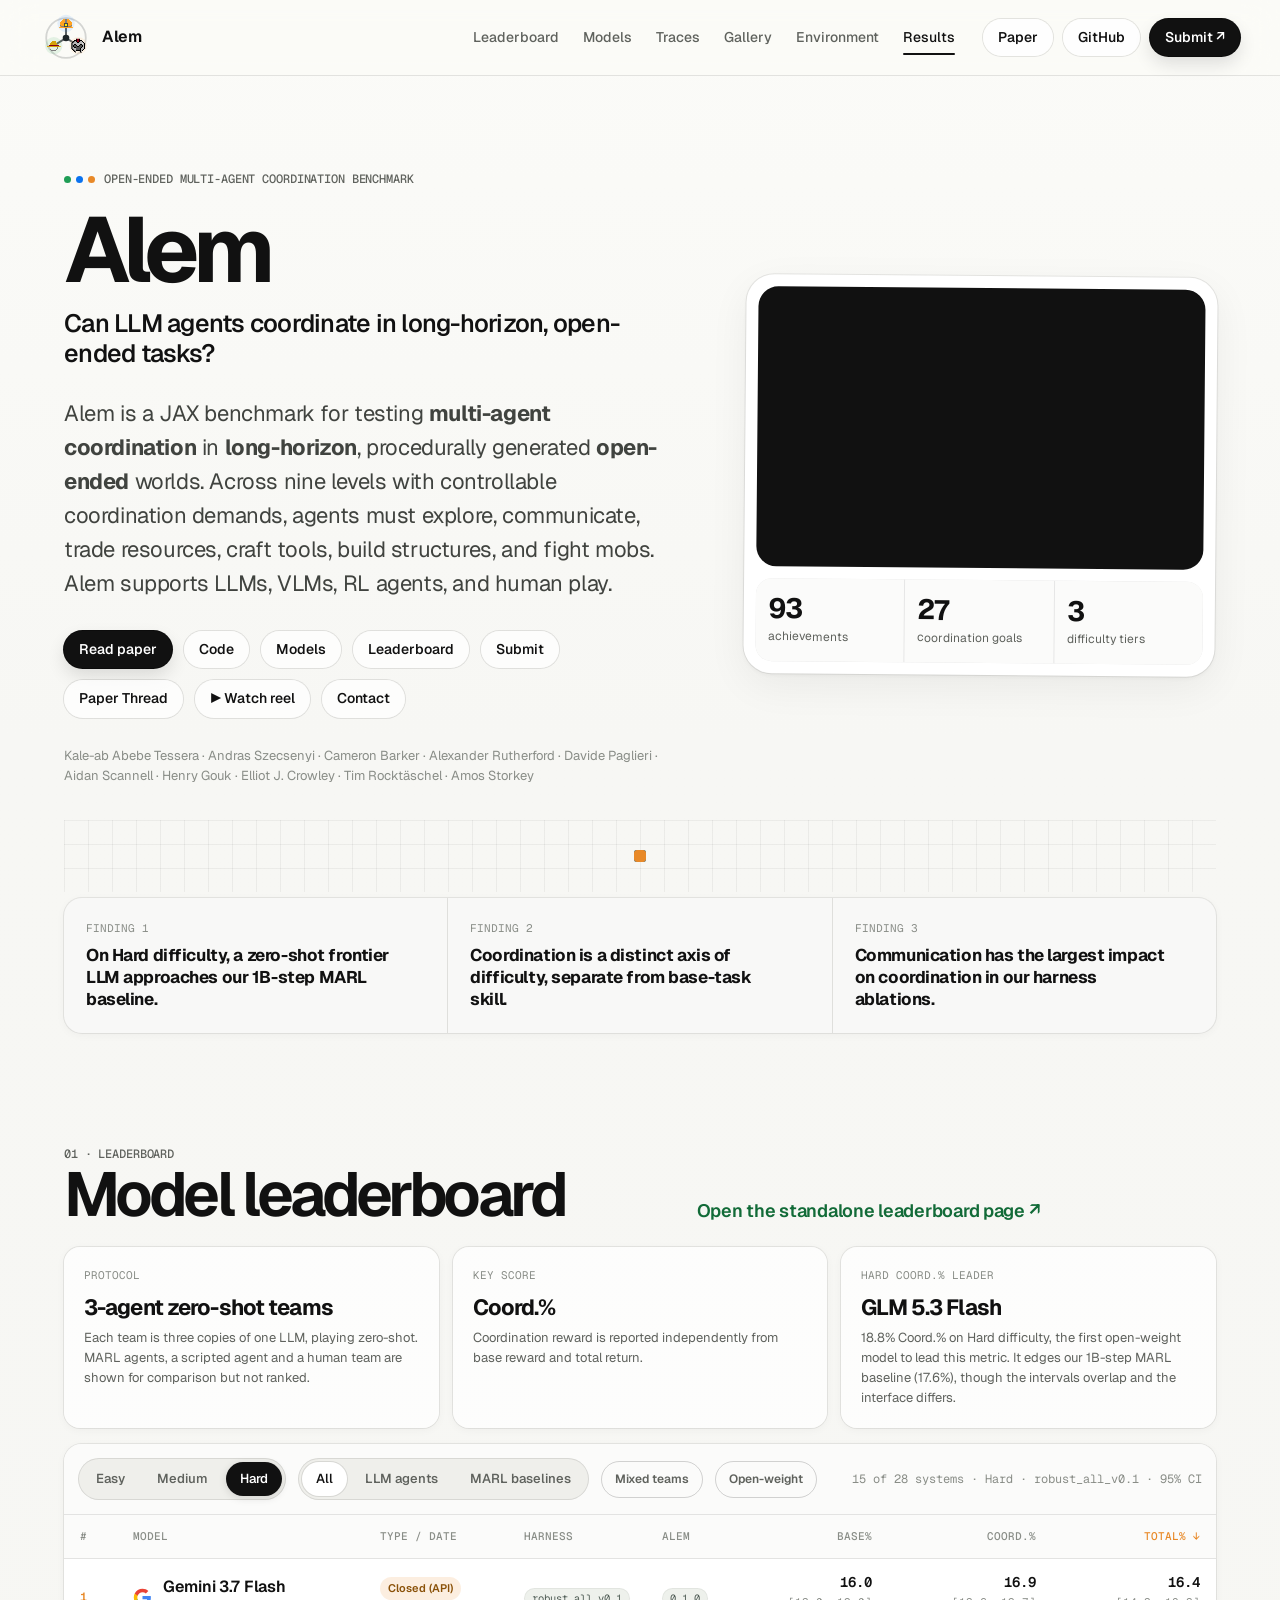
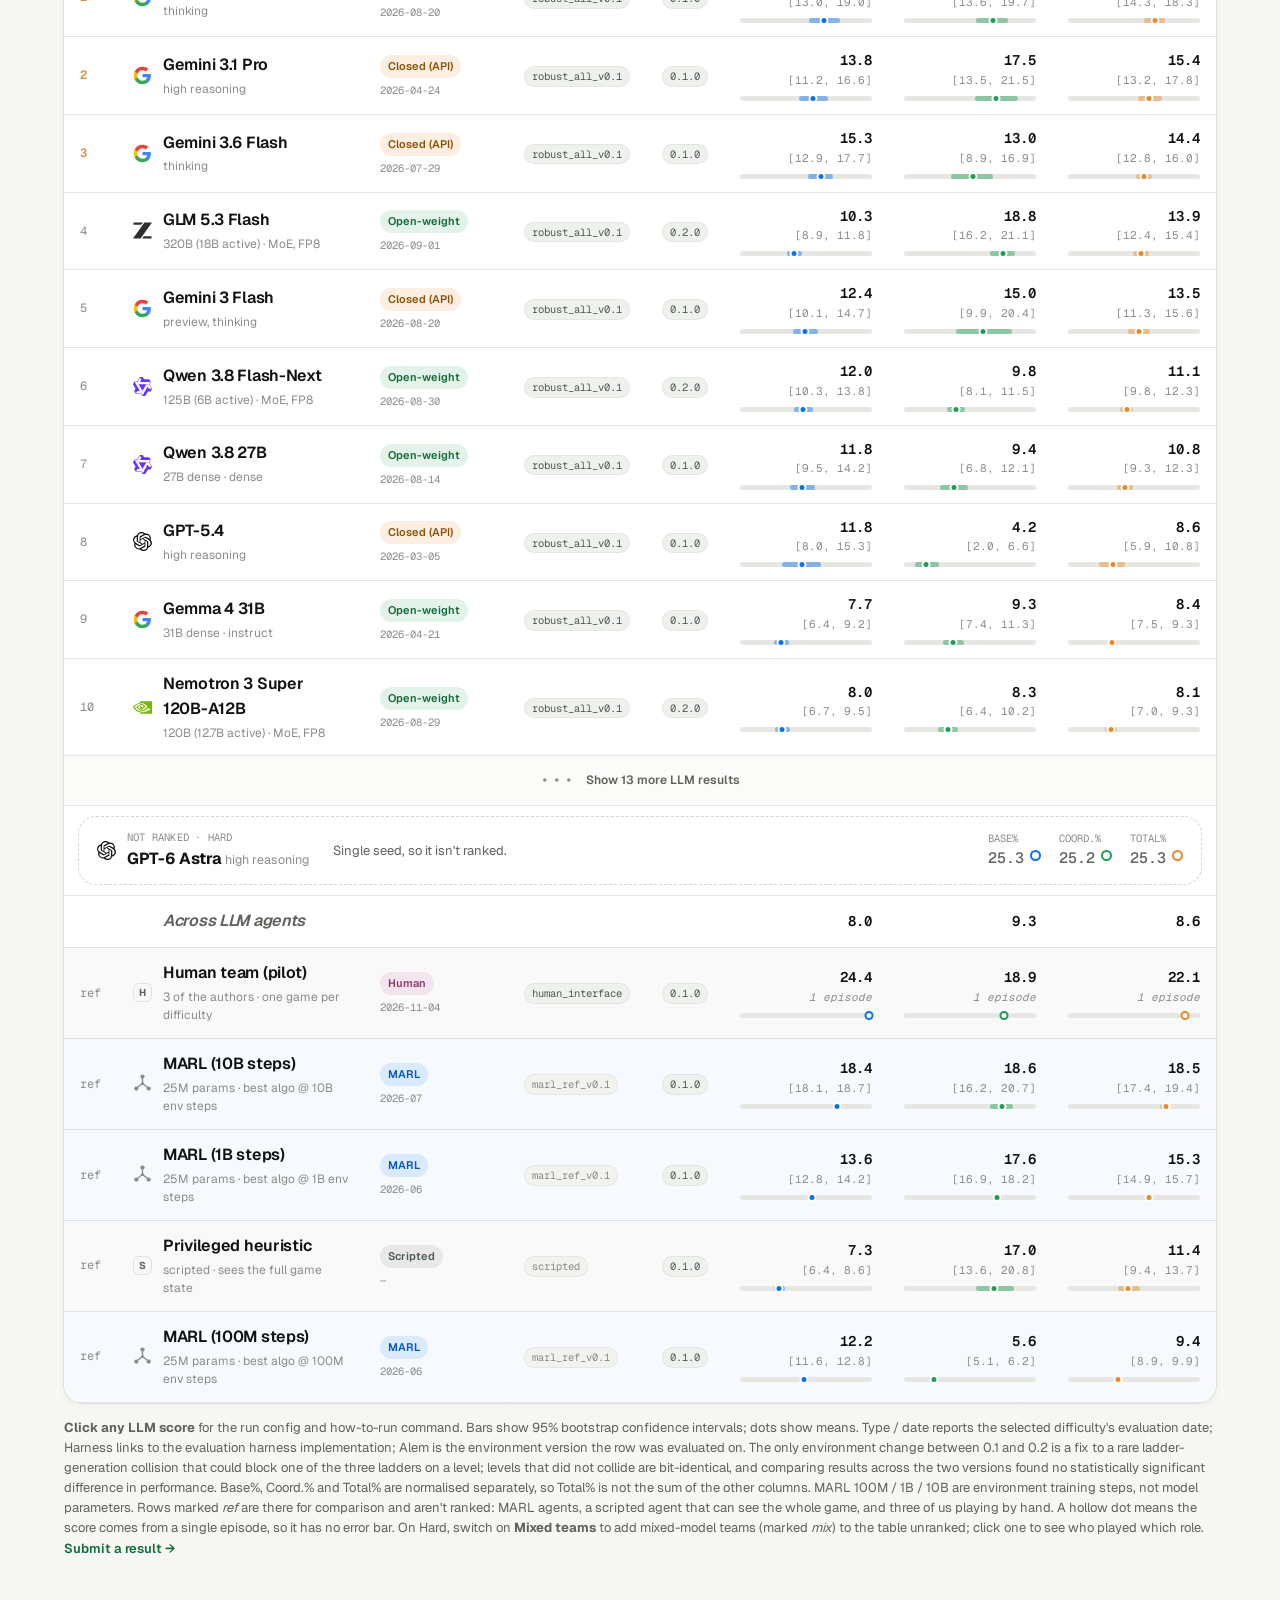
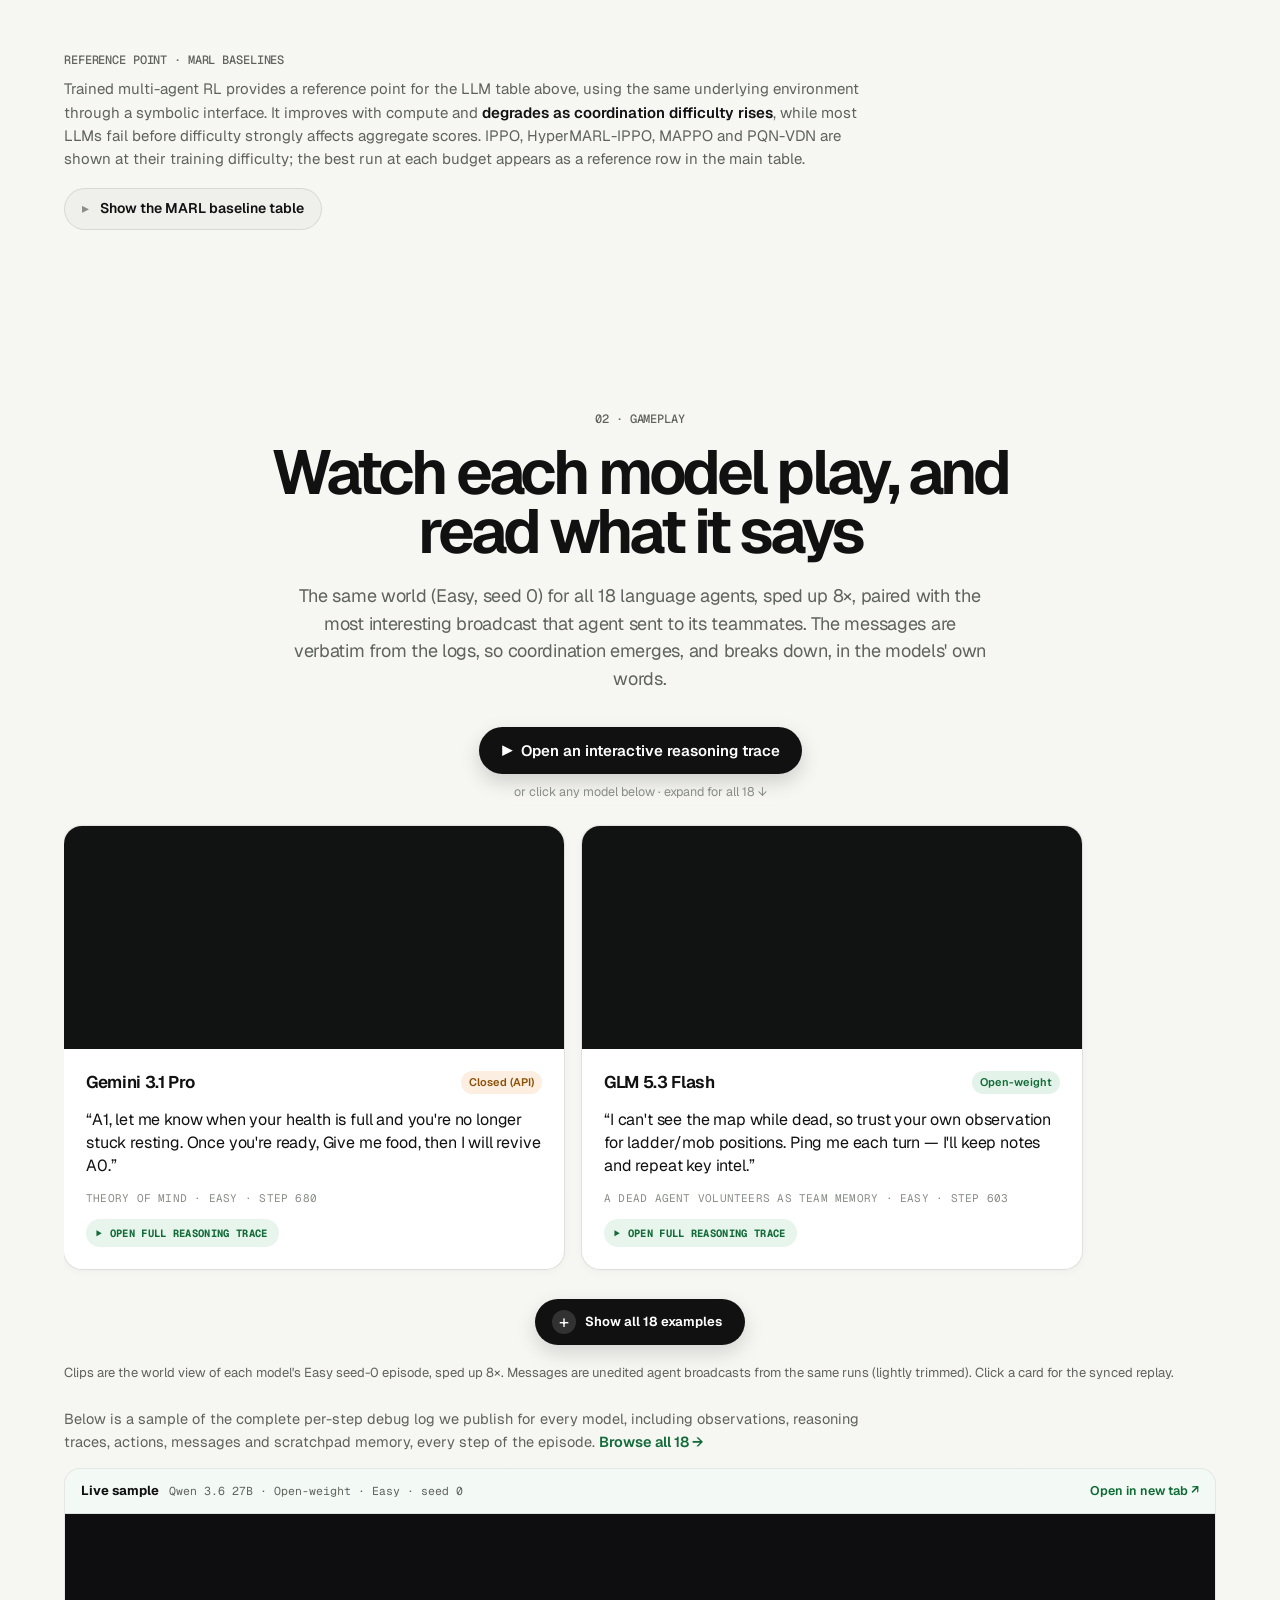
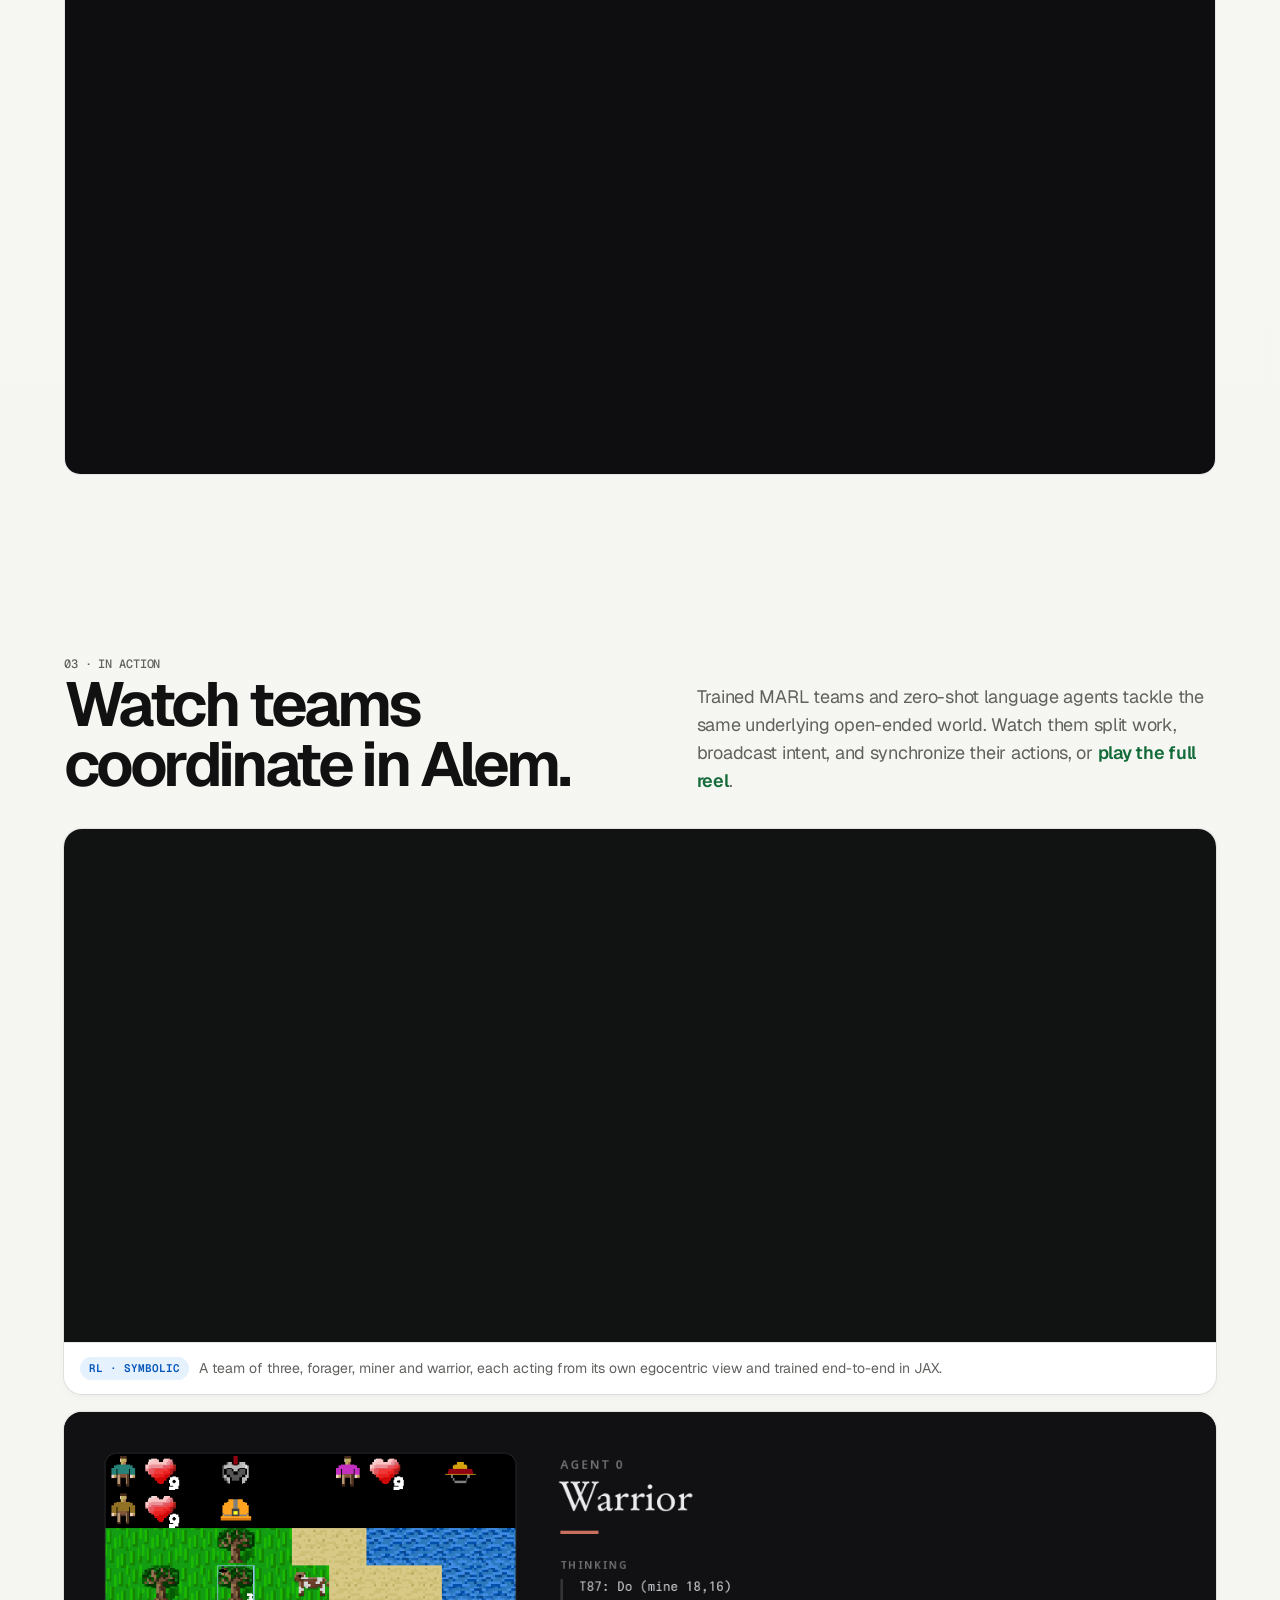
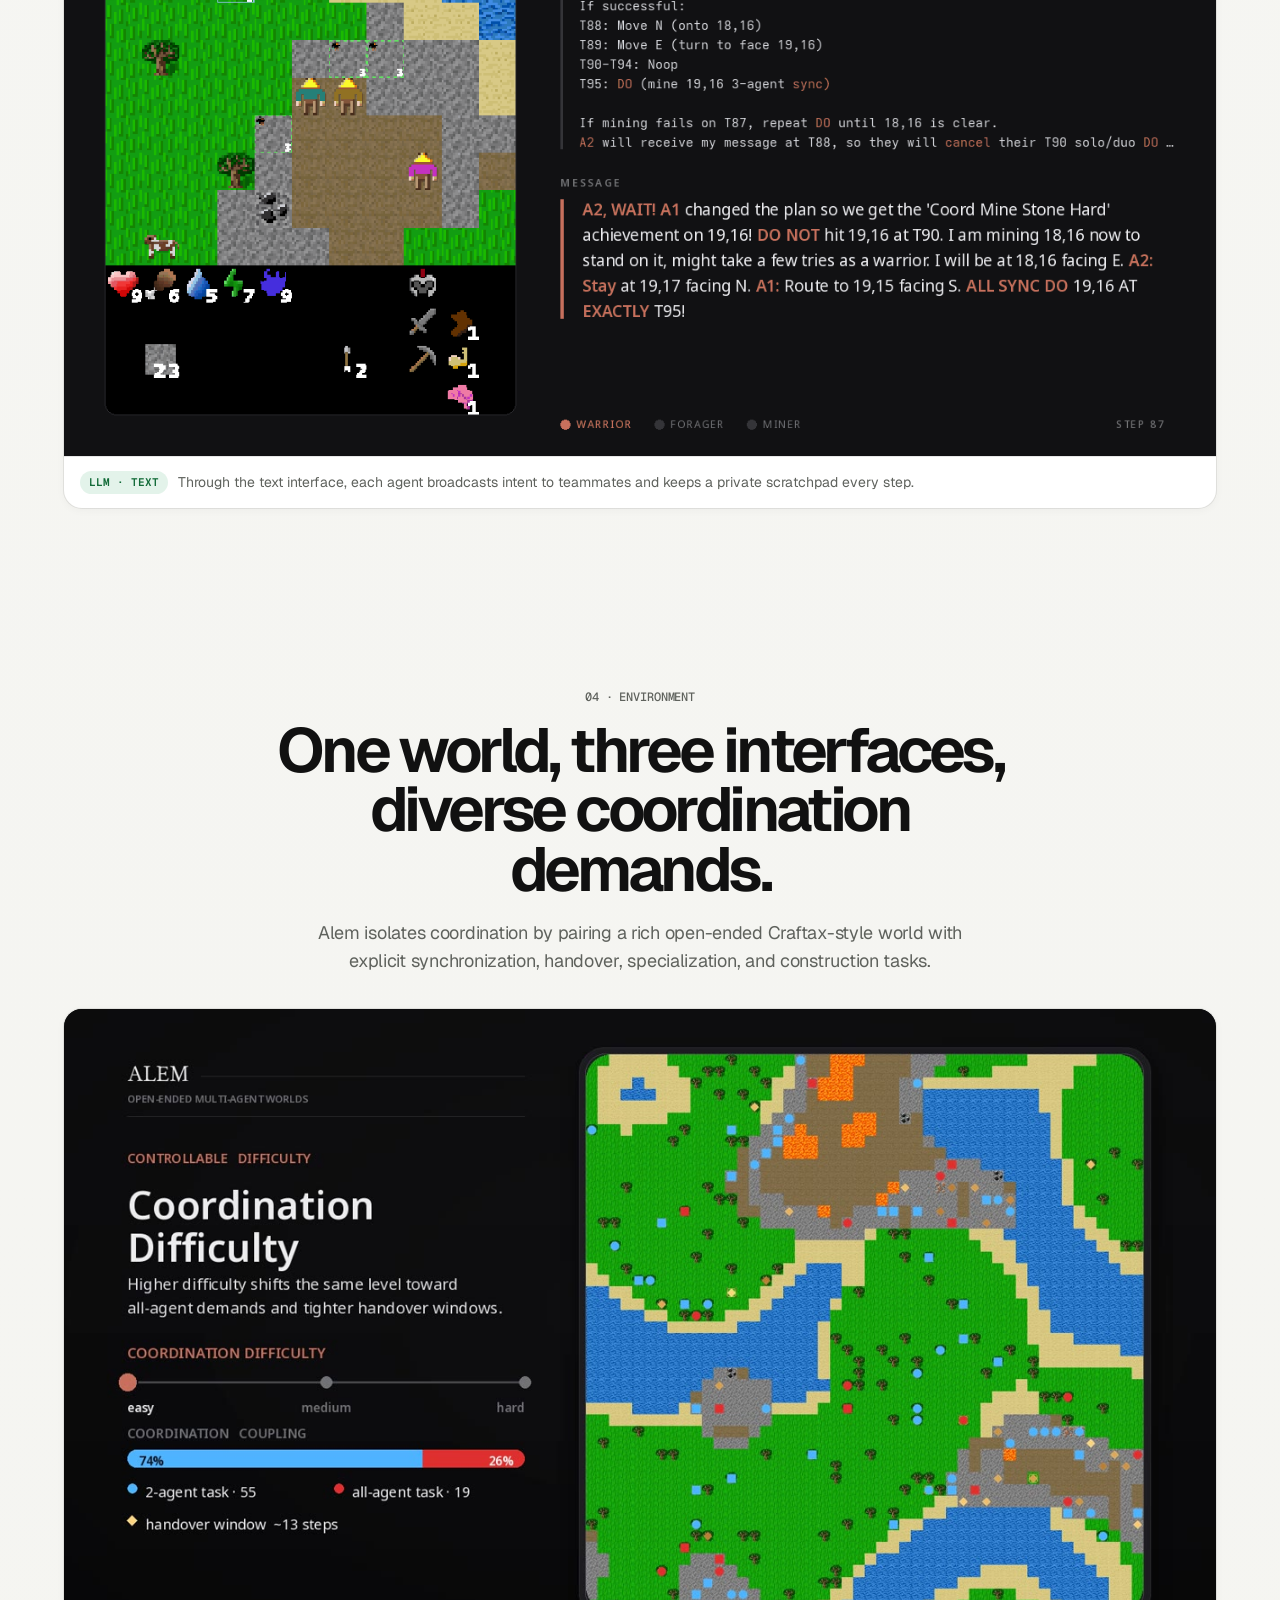
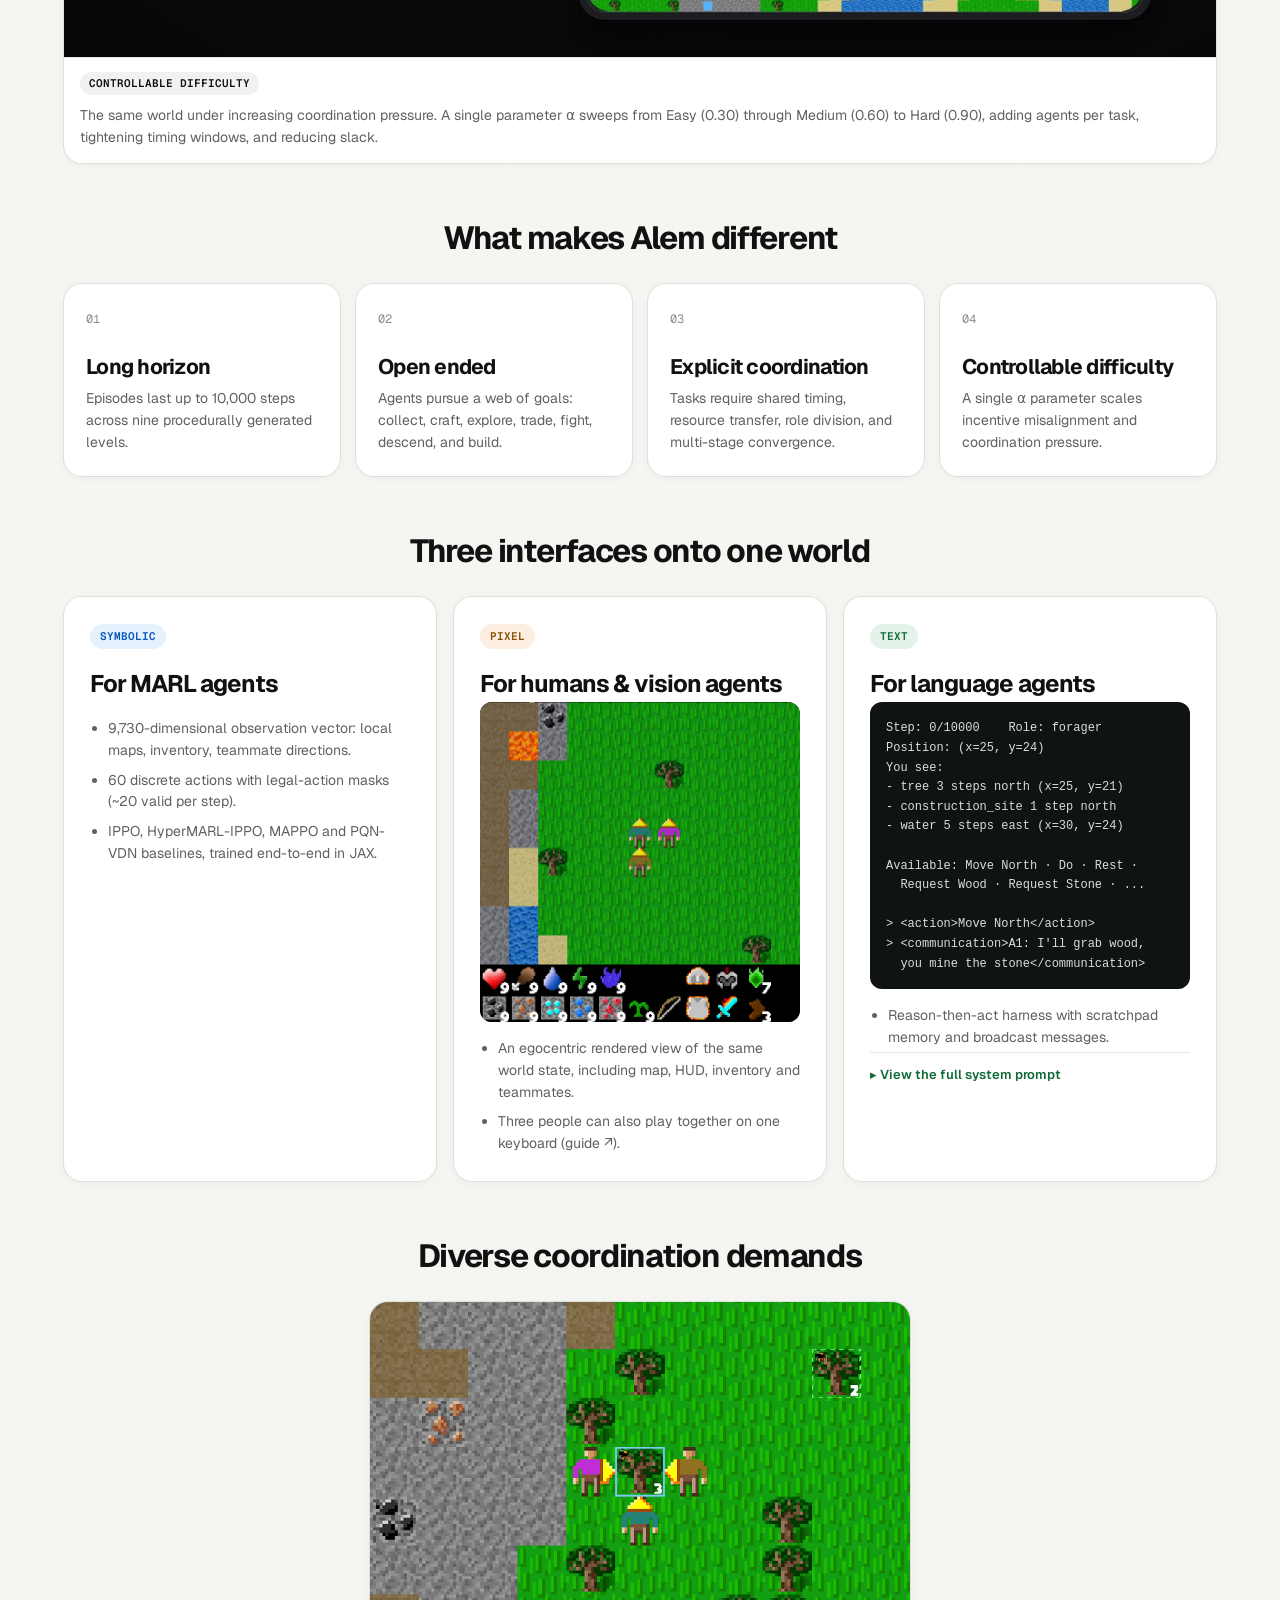
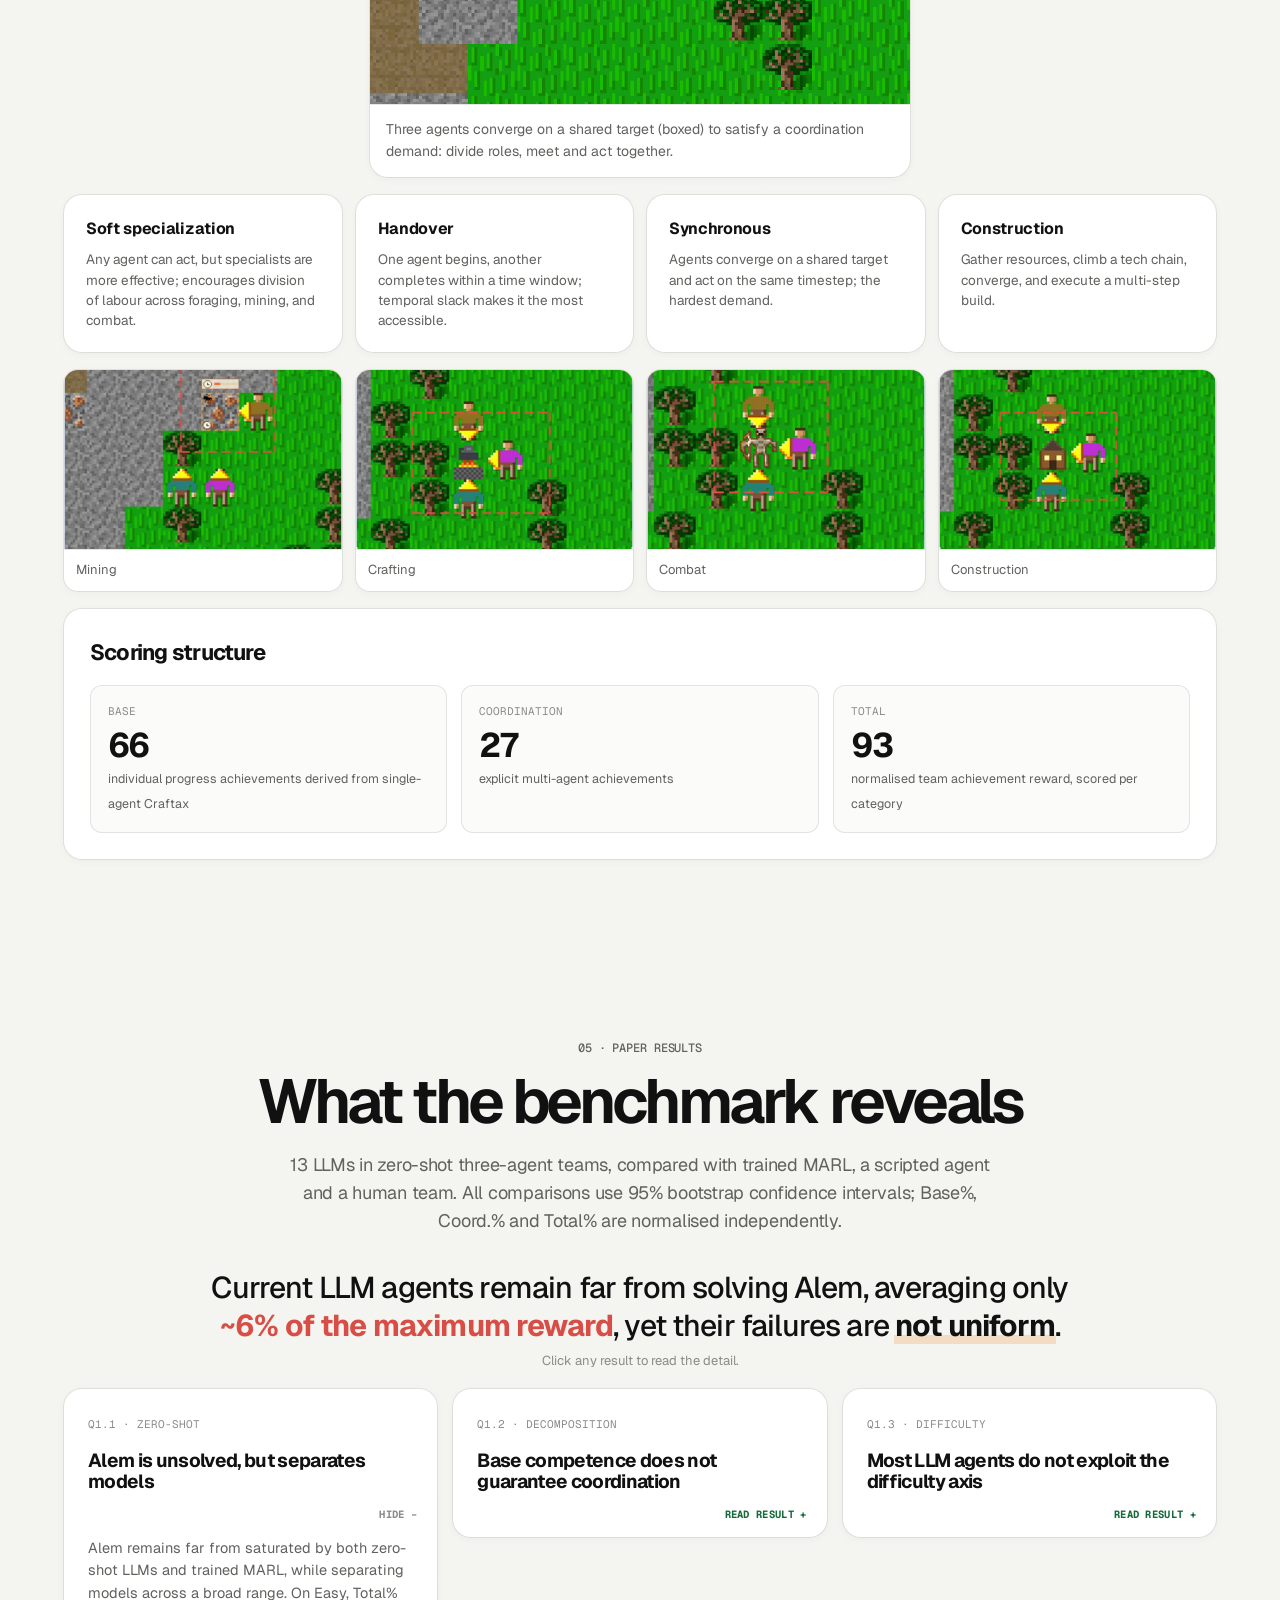
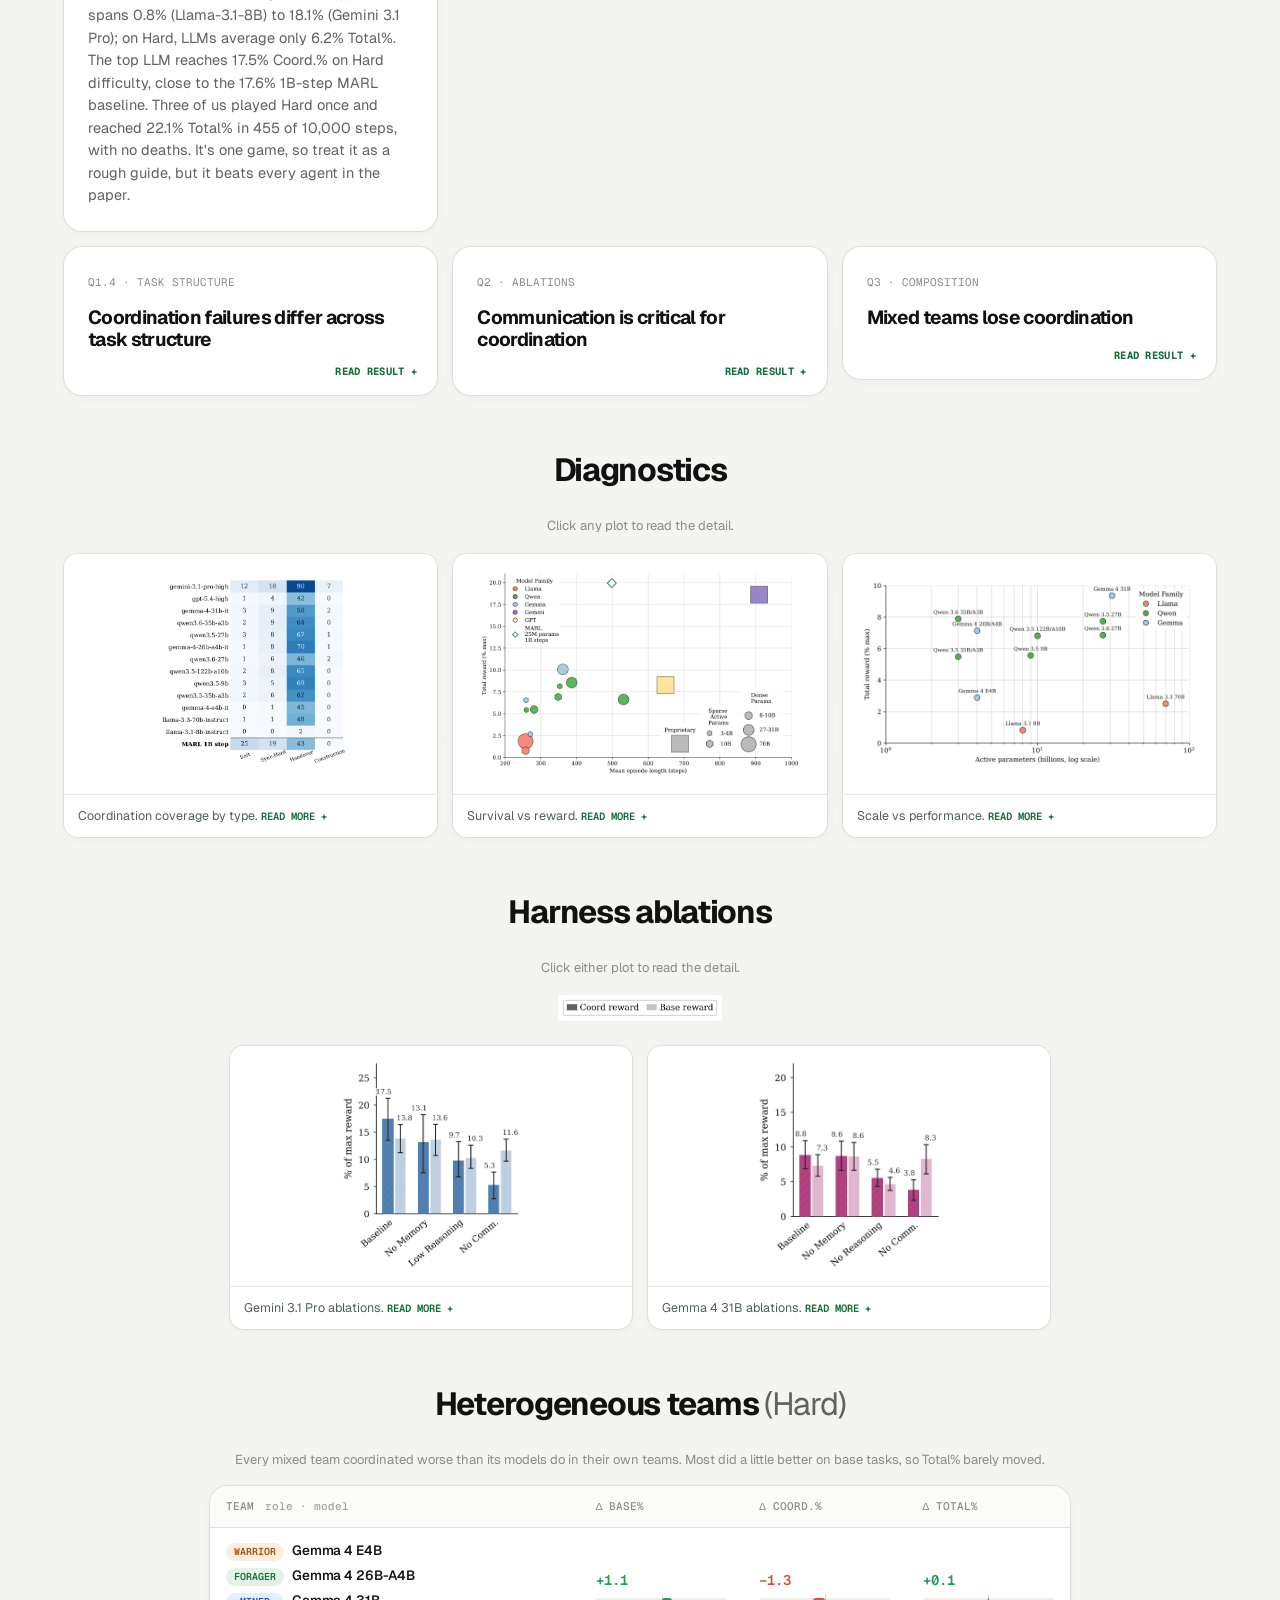
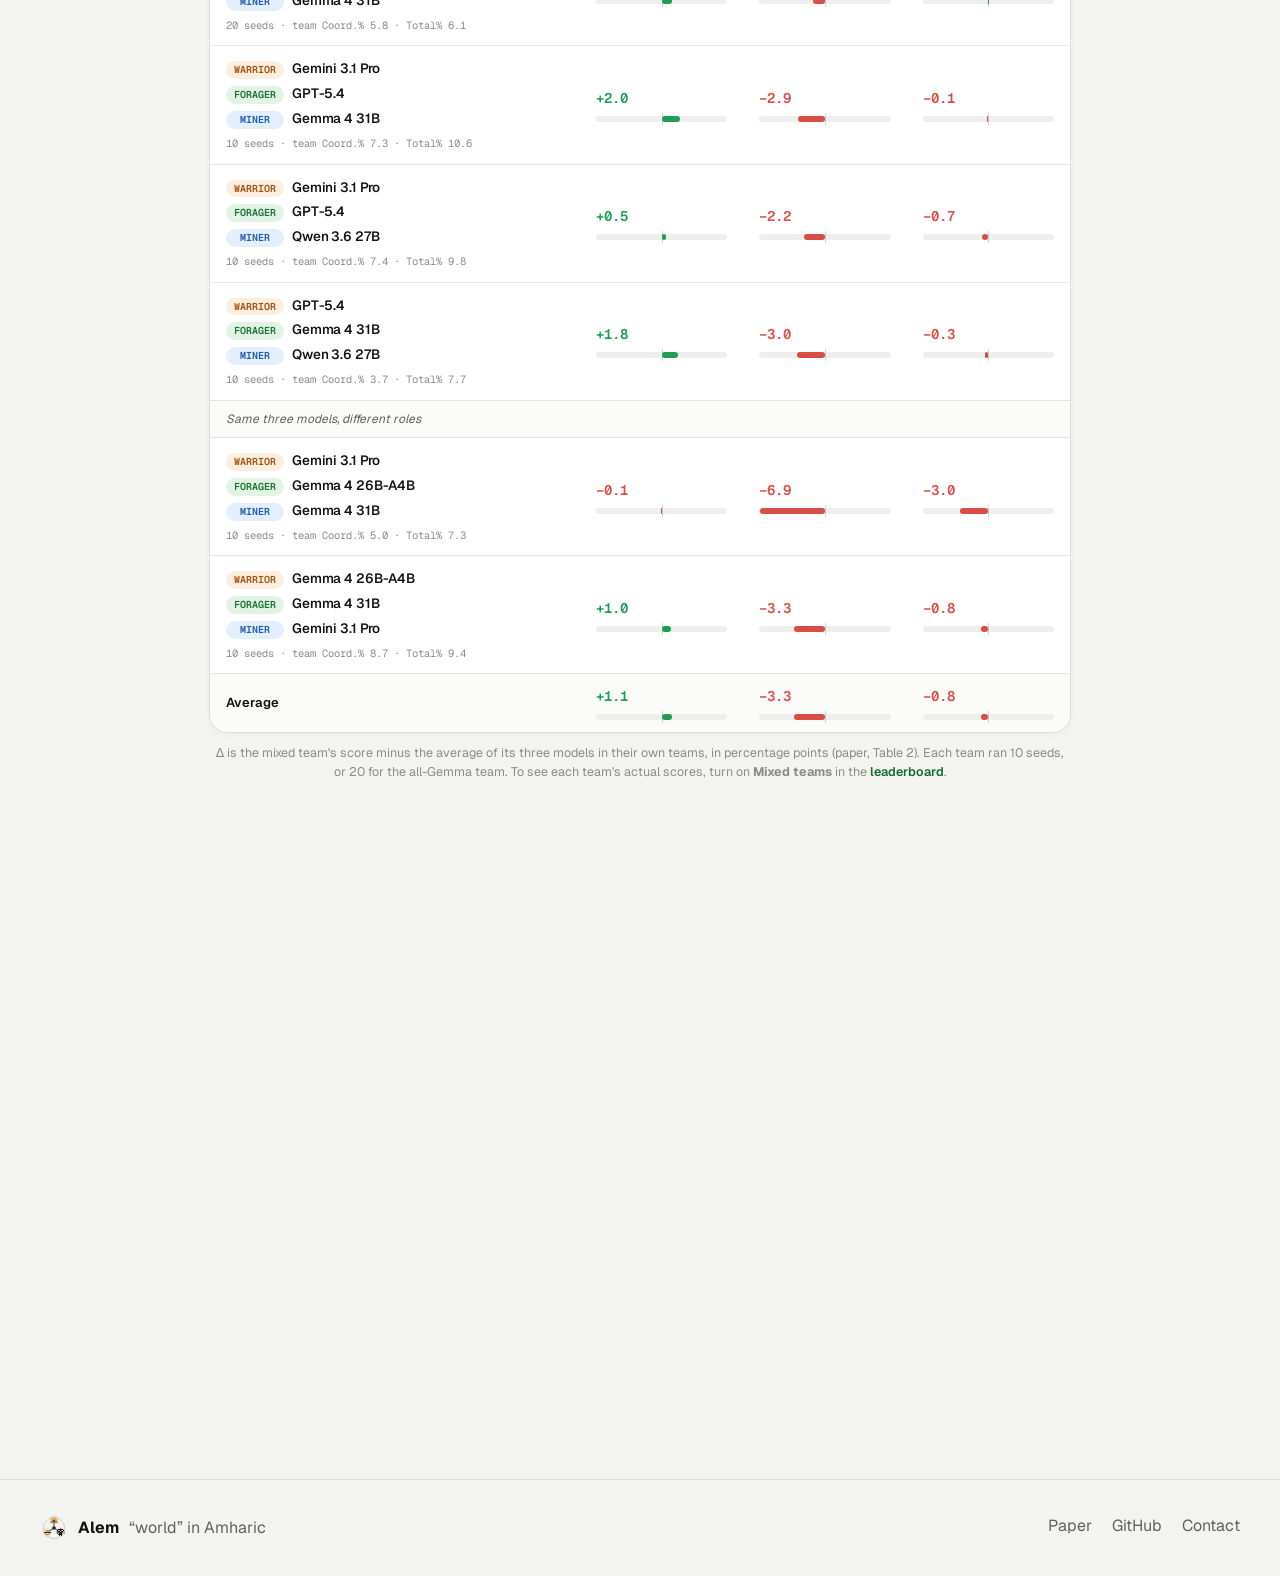
<file: index.html>
<!doctype html>
<html lang="en">
<head>
  <meta charset="utf-8" />
  <meta name="viewport" content="width=device-width, initial-scale=1" />
  <meta name="color-scheme" content="light" />
  <title>Alem: Benchmarking Open-Ended Multi-Agent Coordination in Language Agents</title>
  <meta name="description" content="Can LLM agents coordinate in long-horizon, open-ended tasks? Alem is a JAX benchmark for testing multi-agent coordination across procedurally generated worlds." />
  <link rel="canonical" href="https://alem-world.github.io/" />
  <meta property="og:type" content="website" />
  <meta property="og:site_name" content="Alem" />
  <meta property="og:url" content="https://alem-world.github.io/" />
  <meta property="og:title" content="Alem: Open-Ended Multi-Agent Coordination" />
  <meta property="og:description" content="Can LLM agents coordinate in long-horizon, open-ended tasks? Alem tests language-agent coordination across procedurally generated worlds." />
  <meta property="og:image" content="https://alem-world.github.io/assets/img/og-card.png" />
  <meta name="twitter:card" content="summary_large_image" />
  <meta name="twitter:title" content="Alem: Open-Ended Multi-Agent Coordination" />
  <meta name="twitter:description" content="Can LLM agents coordinate in long-horizon, open-ended tasks? A JAX benchmark for multi-agent coordination in language agents." />
  <meta name="twitter:image" content="https://alem-world.github.io/assets/img/og-card.png" />
  <link rel="icon" href="assets/img/alem-mark.svg" type="image/svg+xml" />
  <link rel="preconnect" href="https://fonts.googleapis.com" />
  <link rel="preconnect" href="https://fonts.gstatic.com" crossorigin />
  <link href="https://fonts.googleapis.com/css2?family=Geist:wght@300;400;500;600;700&family=Geist+Mono:wght@400;500;600&display=swap" rel="stylesheet" />
  <link rel="stylesheet" href="assets/css/style.css" />
</head>
<body>
  <header class="site-nav" id="top">
    <a class="brand" href="#top" aria-label="Alem home">
      <img src="assets/img/alem-mark.svg" alt="" />
      <span>Alem</span>
    </a>
    <nav aria-label="Primary navigation">
      <a href="#leaderboard">Leaderboard</a>
      <a href="#cognition">Models</a>
      <a href="traces.html">Traces</a>
      <a href="#showcase">Gallery</a>
      <a href="#environment">Environment</a>
      <a href="#findings">Results</a>
    </nav>
    <div class="nav-actions">
      <a class="button button-light" href="https://arxiv.org/abs/2606.08340" target="_blank" rel="noopener">Paper</a>
      <a class="button button-light" href="https://github.com/alem-world/alem-env" target="_blank" rel="noopener">GitHub</a>
      <a class="button button-dark" href="https://github.com/alem-world/alem-env/blob/main/SUBMISSION.md" target="_blank" rel="noopener">Submit ↗</a>
    </div>
  </header>

  <main>
    <section class="hero">
      <div class="hero-copy">
        <div class="eyebrow"><span class="dots" aria-hidden="true"><i></i><i></i><i></i></span> Open-ended multi-agent coordination benchmark</div>
        <h1>Alem</h1>
        <p class="hero-subtitle">Can LLM agents coordinate in long-horizon, open-ended tasks?</p>
        <p class="hero-lede">Alem is a JAX benchmark for testing <strong>multi-agent coordination</strong> in <strong>long-horizon</strong>, procedurally generated <strong>open-ended</strong> worlds. Across nine levels with controllable coordination demands, agents must explore, communicate, trade resources, craft tools, build structures, and fight mobs. Alem supports LLMs, VLMs, RL agents, and human play.</p>
        <div class="hero-actions">
          <a class="button button-dark" href="https://arxiv.org/abs/2606.08340" target="_blank" rel="noopener">Read paper</a>
          <a class="button button-light" href="https://github.com/alem-world/alem-env" target="_blank" rel="noopener">Code</a>
          <a class="button button-light" href="https://huggingface.co/alem-world/alem-rl-baselines" target="_blank" rel="noopener">Models</a>
          <a class="button button-light" href="#leaderboard">Leaderboard</a>
          <a class="button button-light" href="https://github.com/alem-world/alem-env/blob/main/SUBMISSION.md" target="_blank" rel="noopener">Submit</a>
          <a class="button button-light" href="https://x.com/KaliTessera/status/2077032177212997765" target="_blank" rel="noopener">Paper Thread</a>
          <a class="button button-light" href="assets/video/alem_hero.mp4" target="_blank" rel="noopener">▶ Watch reel</a>
          <a class="button button-light" href="mailto:kaleabtessera@gmail.com">Contact</a>
        </div>
        <p class="authors">Kale-ab Abebe Tessera · Andras Szecsenyi · Cameron Barker · Alexander Rutherford · Davide Paglieri · Aidan Scannell · Henry Gouk · Elliot J. Crowley · Tim Rocktäschel · Amos Storkey</p>
      </div>

      <aside class="hero-card" aria-label="Alem preview">
        <div class="hero-media">
          <video src="assets/video/worlds_expansive.mp4" autoplay muted loop playsinline preload="metadata" aria-label="Zooming out across many procedurally generated Alem worlds"></video>
        </div>
        <div class="hero-metrics">
          <div><span>93</span><small>achievements</small></div>
          <div><span>27</span><small>coordination goals</small></div>
          <div><span>3</span><small>difficulty tiers</small></div>
        </div>
      </aside>
    </section>

    <!-- Ambient coordination vignette: three agents converge on a shared
         target cell, act together, and disperse. Pure CSS, decorative only. -->
    <div class="worldline" aria-hidden="true">
      <div class="wl-stage">
        <i class="wl-target"></i>
        <i class="wl-agent wl-a"></i>
        <i class="wl-agent wl-b"></i>
        <i class="wl-agent wl-c"></i>
      </div>
    </div>

    <section class="strip" aria-label="Core result summary">
      <div class="strip-item"><span>Finding 1</span><strong>On Hard difficulty, a zero-shot frontier LLM approaches our 1B-step MARL baseline.</strong></div>
      <div class="strip-item"><span>Finding 2</span><strong>Coordination is a distinct axis of difficulty, separate from base-task skill.</strong></div>
      <div class="strip-item"><span>Finding 3</span><strong>Communication has the largest impact on coordination in our harness ablations.</strong></div>
    </section>

    <section class="section board" id="leaderboard">
      <div class="section-head split-head">
        <div>
          <div class="eyebrow">01 · Leaderboard</div>
          <h2>Model leaderboard</h2>
        </div>
        <p><a href="leaderboard.html">Open the standalone leaderboard page ↗</a></p>
      </div>

      <div class="leaderboard-summary">
        <article><span>Protocol</span><strong>3-agent zero-shot teams</strong><p>Each team is three copies of one LLM, playing zero-shot. MARL agents, a scripted agent and a human team are shown for comparison but not ranked.</p></article>
        <article><span>Key score</span><strong>Coord.%</strong><p>Coordination reward is reported independently from base reward and total return.</p></article>
        <article><span>Hard Coord.% leader</span><strong>GLM 5.3 Flash</strong><p>18.8% Coord.% on Hard difficulty, the first open-weight model to lead this metric. It edges our 1B-step MARL baseline (17.6%), though the intervals overlap and the interface differs.</p></article>
      </div>

      <div class="board-shell">
        <div class="board-controls">
          <div class="seg" role="tablist" aria-label="Difficulty">
            <button class="seg-btn" data-diff="easy">Easy</button>
            <button class="seg-btn" data-diff="medium">Medium</button>
            <button class="seg-btn is-active" data-diff="hard">Hard</button>
          </div>
          <div class="seg seg-view" role="tablist" aria-label="Agent type">
            <button class="seg-btn is-active" data-view="all">All</button>
            <button class="seg-btn" data-view="llm">LLM agents</button>
            <button class="seg-btn" data-view="marl">MARL baselines</button>
          </div>
          <button class="board-limit-btn board-mixed-btn" type="button" data-mixed-teams aria-pressed="false"><span aria-hidden="true">✓</span> Mixed teams</button>
          <button class="board-limit-btn" type="button" data-open-weight aria-pressed="false"><span aria-hidden="true">✓</span> Open-weight</button>
          <div class="board-meta" id="board-meta"></div>
        </div>
        <div class="table-scroll">
          <table class="board-table" id="board-table">
            <thead>
              <tr>
                <th class="col-rank">#</th>
                <th class="col-model sortable" data-sort="name">Model</th>
                <th class="col-type sortable" data-sort="date" title="Sort by evaluation date">Type / date</th>
                <th class="col-harness sortable" data-sort="harness">Harness</th>
                <th class="col-alem sortable" data-sort="alem">Alem</th>
                <th class="col-num sortable" data-sort="base">Base%</th>
                <th class="col-num sortable" data-sort="coord">Coord.%</th>
                <th class="col-num sortable is-sorted" data-sort="total">Total%</th>
              </tr>
            </thead>
            <tbody></tbody>
          </table>
        </div>
      </div>
      <p class="note"><strong>Click any LLM score</strong> for the run config and how-to-run command. Bars show 95% bootstrap confidence intervals; dots show means. Type / date reports the selected difficulty's evaluation date; Harness links to the evaluation harness implementation; Alem is the environment version the row was evaluated on. The only environment change between 0.1 and 0.2 is a fix to a rare ladder-generation collision that could block one of the three ladders on a level; levels that did not collide are bit-identical, and comparing results across the two versions found no statistically significant difference in performance. Base%, Coord.% and Total% are normalised separately, so Total% is not the sum of the other columns. MARL 100M / 1B / 10B are environment training steps, not model parameters. Rows marked <em>ref</em> are there for comparison and aren't ranked: MARL agents, a scripted agent that can see the whole game, and three of us playing by hand. A hollow dot means the score comes from a single episode, so it has no error bar. On Hard, switch on <strong>Mixed teams</strong> to add mixed-model teams (marked <em>mix</em>) to the table unranked; click one to see who played which role. <a href="https://github.com/alem-world/alem-env/blob/main/SUBMISSION.md" target="_blank" rel="noopener">Submit a result →</a></p>
    </section>

    <section class="section board secondary-board" id="rl-leaderboard">
      <div class="marl-head">
        <div class="eyebrow">Reference point · MARL baselines</div>
        <p>Trained multi-agent RL provides a reference point for the LLM table above, using the same underlying environment through a symbolic interface. It improves with compute and <strong>degrades as coordination difficulty rises</strong>, while most LLMs fail before difficulty strongly affects aggregate scores. IPPO, HyperMARL-IPPO, MAPPO and PQN-VDN are shown at their training difficulty; the best run at each budget appears as a reference row in the main table.</p>
      </div>
      <details class="rl-toggle">
        <summary>Show the MARL baseline table</summary>
        <div class="board-shell">
          <div class="board-controls">
            <div class="seg" role="tablist" aria-label="Difficulty">
              <button class="seg-btn" data-rl-diff="easy">Easy</button>
              <button class="seg-btn" data-rl-diff="medium">Medium</button>
              <button class="seg-btn is-active" data-rl-diff="hard">Hard</button>
            </div>
            <div class="seg seg-view" role="tablist" aria-label="Training budget">
              <button class="seg-btn" data-rl-budget="100M">100M steps</button>
              <button class="seg-btn is-active" data-rl-budget="1B">1B steps</button>
              <button class="seg-btn" data-rl-budget="10B">10B steps</button>
            </div>
            <div class="board-meta" id="rl-board-meta"></div>
          </div>
          <div class="table-scroll">
            <table class="board-table" id="rl-table">
              <thead>
                <tr>
                  <th class="col-rank">#</th>
                  <th class="col-model">Algorithm</th>
                  <th class="col-num">Base%</th>
                  <th class="col-num">Coord.%</th>
                  <th class="col-num">Total%</th>
                </tr>
              </thead>
              <tbody></tbody>
            </table>
          </div>
        </div>
        <p class="note">Environment training steps, not model parameters (~25M-parameter recurrent policies). Means with 95% bootstrap CIs across 5 seeds. The primary leaderboard above includes the best run at each budget as a reference row.</p>
      </details>
    </section>

    <section class="section cognition" id="cognition">
      <div class="section-head centered">
        <div class="eyebrow">02 · Gameplay</div>
        <h2>Watch each model play, and read what it says</h2>
        <p>The same world (Easy, seed 0) for all 18 language agents, sped up 8×, paired with the most interesting broadcast that agent sent to its teammates. The messages are verbatim from the logs, so coordination emerges, and breaks down, in the models' own words.</p>
      </div>
      <div class="trace-cta-wrap">
        <button class="trace-cta" data-trace-open="gemini" data-trace-name="Gemini 3.1 Pro">▶&nbsp; Open an interactive reasoning trace</button>
        <span class="trace-cta-hint">or click any model below · expand for all 18 ↓</span>
      </div>
      <div class="model-gallery is-collapsed" id="model-gallery">

        <article class="model-card">
          <video class="lazy-video" data-src="assets/video/play/gemini.mp4" muted loop playsinline preload="none"></video>
          <div class="model-card-body">
            <div class="model-card-head"><span class="model-card-name">Gemini 3.1 Pro</span><span class="type-pill type-proprietary">Closed (API)</span></div>
            <p class="model-quote">“A1, let me know when your health is full and you're no longer stuck resting. Once you're ready, Give me food, then I will revive A0.”</p>
            <div class="model-quote-meta">Theory of mind · Easy · step 680</div>
          </div>
        </article>

        <article class="model-card">
          <video class="lazy-video" data-src="assets/video/play/glm-53-flash.mp4" muted loop playsinline preload="none"></video>
          <div class="model-card-body">
            <div class="model-card-head"><span class="model-card-name">GLM 5.3 Flash</span><span class="type-pill type-open-weight">Open-weight</span></div>
            <p class="model-quote">“I can't see the map while dead, so trust your own observation for ladder/mob positions. Ping me each turn — I'll keep notes and repeat key intel.”</p>
            <div class="model-quote-meta">A dead agent volunteers as team memory · Easy · step 603</div>
          </div>
        </article>

        <article class="model-card">
          <video class="lazy-video" data-src="assets/video/play/qwen38-flash-next.mp4" muted loop playsinline preload="none"></video>
          <div class="model-card-body">
            <div class="model-card-head"><span class="model-card-name">Qwen 3.8 Flash-Next</span><span class="type-pill type-open-weight">Open-weight</span></div>
            <p class="model-quote">“A0/A2 plan confirmed. A2: when actions return, only step to (35,23) if clear, face W, Do to revive A1. Then wait—do not approach A0 at (32,23). A0: stay down until A1 reaches (33,23), faces W, and revives you. A1: after being revived, I will send a comms signal and immediately move W to (33,23) to revive A0.”</p>
            <div class="model-quote-meta">Chained revive plan · Easy · step 268</div>
          </div>
        </article>

        <article class="model-card">
          <video class="lazy-video" data-src="assets/video/play/gpt.mp4" muted loop playsinline preload="none"></video>
          <div class="model-card-body">
            <div class="model-card-head"><span class="model-card-name">GPT-5.4</span><span class="type-pill type-proprietary">Closed (API)</span></div>
            <p class="model-quote">“I'm moving east of the 3-agent tree at (27,23). A2 move N to (27,24); A0 if you stay at (27,22) and face south, we can sync Do after setup.”</p>
            <div class="model-quote-meta">Shared intent · Easy · step 5</div>
          </div>
        </article>

        <article class="model-card">
          <video class="lazy-video" data-src="assets/video/play/nemotron-super.mp4" muted loop playsinline preload="none"></video>
          <div class="model-card-body">
            <div class="model-card-head"><span class="model-card-name">Nemotron 3 Super 120B-A12B</span><span class="type-pill type-open-weight">Open-weight</span></div>
            <p class="model-quote">“Moving north to face tree. Next turn I'll Do for tree. Agent0, stay at (26,23) facing east and ready to Do next turn. Agent2, move east each turn to reach east of tree (28,23) facing west, then wait for my signal to Do together.”</p>
            <div class="model-quote-meta">Three-agent sync plan · Easy · step 4</div>
          </div>
        </article>

        <article class="model-card">
          <video class="lazy-video" data-src="assets/video/play/gemma-31b.mp4" muted loop playsinline preload="none"></video>
          <div class="model-card-body">
            <div class="model-card-head"><span class="model-card-name">Gemma 4 31B</span><span class="type-pill type-open-weight">Open-weight</span></div>
            <p class="model-quote">“A2, I'm dead at (24,24). BE CAREFUL: the Orc Soldier was at (24,25). If you come North from (24,29) you'll run straight into it - clear it or find a safe path first.”</p>
            <div class="model-quote-meta">Warning from the dead · Easy · step 148</div>
          </div>
        </article>

        <article class="model-card">
          <video class="lazy-video" data-src="assets/video/play/gemma-26b.mp4" muted loop playsinline preload="none"></video>
          <div class="model-card-body">
            <div class="model-card-head"><span class="model-card-name">Gemma 4 26B-A4B</span><span class="type-pill type-open-weight">Open-weight</span></div>
            <p class="model-quote">“Sync tree at 27,23. I am at 27,24 facing North. Agent 0: go to 26,23 and face East. Agent 2: go to 27,22 and face South. Let's Do together when everyone is ready!”</p>
            <div class="model-quote-meta">Sync setup · Easy · step 5</div>
          </div>
        </article>

        <article class="model-card">
          <video class="lazy-video" data-src="assets/video/play/qwen36-27b.mp4" muted loop playsinline preload="none"></video>
          <div class="model-card-body">
            <div class="model-card-head"><span class="model-card-name">Qwen 3.6 27B</span><span class="type-pill type-open-weight">Open-weight</span></div>
            <p class="model-quote">“Thanks A2! After clearing the snail, please come revive me at (21,32). Agent 1 is also dead - revive me first so I can help revive them after.”</p>
            <div class="model-quote-meta">Prioritising revives · Easy · step 115</div>
          </div>
        </article>

        <article class="model-card">
          <video class="lazy-video" data-src="assets/video/play/qwen36-35b.mp4" muted loop playsinline preload="none"></video>
          <div class="model-card-body">
            <div class="model-card-head"><span class="model-card-name">Qwen 3.6 35B-A3B</span><span class="type-pill type-open-weight">Open-weight</span></div>
            <p class="model-quote">“A1: move East to (28,21), then North to (28,20), face East. I'm at (29,21) facing North. We sync-mine the stone at (29,20) next turn, and I'll give you the stone after.”</p>
            <div class="model-quote-meta">Sync + handover · Easy · step 31</div>
          </div>
        </article>

        <article class="model-card">
          <video class="lazy-video" data-src="assets/video/play/minimax-m2.7.mp4" muted loop playsinline preload="none"></video>
          <div class="model-card-body">
            <div class="model-card-head"><span class="model-card-name">MiniMax M2.7</span><span class="type-pill type-open-weight">Open-weight</span></div>
            <p class="model-quote">“@Agent1 @Agent2 — I see conflicting sync timing. Agent1 says turn 89, Agent2 says turn 91. I'll stay put this turn (facing remains W). On next turn I'll face N from (26,27) and await your confirmation — please coordinate and tell me the exact sync turn. I'll Build with whoever is ready.”</p>
            <div class="model-quote-meta">Resolving a sync conflict · Easy · step 89</div>
          </div>
        </article>

        <article class="model-card">
          <video class="lazy-video" data-src="assets/video/play/qwen35-27b.mp4" muted loop playsinline preload="none"></video>
          <div class="model-card-body">
            <div class="model-card-head"><span class="model-card-name">Qwen 3.5 27B</span><span class="type-pill type-open-weight">Open-weight</span></div>
            <p class="model-quote">“Heading to the tree at (27,23) - we need 3 agents to Do simultaneously. I'll take the west side. Agent 1 (forager), you're closest, take north or east; Agent 2 (miner), take south.”</p>
            <div class="model-quote-meta">Role-aware allocation · Easy · step 1</div>
          </div>
        </article>

        <article class="model-card">
          <video class="lazy-video" data-src="assets/video/play/qwen35-122b.mp4" muted loop playsinline preload="none"></video>
          <div class="model-card-body">
            <div class="model-card-head"><span class="model-card-name">Qwen 3.5 122B-A10B</span><span class="type-pill type-open-weight">Open-weight</span></div>
            <p class="model-quote">“A1 URGENT: you're blocking my path to the sync position! Move East to (25,32) to clear (24,32). I'm at (23,32) and can't pass through you - we need all 3 in position.”</p>
            <div class="model-quote-meta">Spatial theory of mind · Easy · step 124</div>
          </div>
        </article>

        <article class="model-card">
          <video class="lazy-video" data-src="assets/video/play/qwen35-35b.mp4" muted loop playsinline preload="none"></video>
          <div class="model-card-body">
            <div class="model-card-head"><span class="model-card-name">Qwen 3.5 35B-A3B</span><span class="type-pill type-open-weight">Open-weight</span></div>
            <p class="model-quote">“A1: handover at (33,28) - complete it now! A0: move E to (32,29) (blocked, turns you East), then E to (32,28), then E to (33,28) facing South.”</p>
            <div class="model-quote-meta">Handover + blocked-move trick · Easy · step 116</div>
          </div>
        </article>

        <article class="model-card">
          <video class="lazy-video" data-src="assets/video/play/qwen35-9b.mp4" muted loop playsinline preload="none"></video>
          <div class="model-card-body">
            <div class="model-card-head"><span class="model-card-name">Qwen 3.5 9B</span><span class="type-pill type-open-weight">Open-weight</span></div>
            <p class="model-quote">“Agent 0, move to (30,26) exactly - one step east, then one south. I need you adjacent to the furnace site from the east. Once there, we sync Do.”</p>
            <div class="model-quote-meta">Precise positioning · Easy · step 37</div>
          </div>
        </article>

        <article class="model-card">
          <video class="lazy-video" data-src="assets/video/play/laguna-s-2-1.mp4" muted loop playsinline preload="none"></video>
          <div class="model-card-body">
            <div class="model-card-head"><span class="model-card-name">Laguna S 2.1</span><span class="type-pill type-open-weight">Open-weight</span></div>
            <p class="model-quote">“Agent 0: I see you're low on health at 1. Agent 1 and I are both at drink=2 critical. I'll move west 4 times to reach water at (29,30), then move toward you to help revive if needed. Let's focus on survival first.”</p>
            <div class="model-quote-meta">Triage + revive plan · Easy · step 159</div>
          </div>
        </article>

        <article class="model-card">
          <video class="lazy-video" data-src="assets/video/play/gemma-e4b.mp4" muted loop playsinline preload="none"></video>
          <div class="model-card-body">
            <div class="model-card-head"><span class="model-card-name">Gemma 4 E4B</span><span class="type-pill type-open-weight">Open-weight</span></div>
            <p class="model-quote">“Agent 0, I confirm I'll sync with you on the cow at (28,22) as soon as I'm revived. Securing that cow and drink is critical for our survival.”</p>
            <div class="model-quote-meta">Commitment while downed · Easy · step 268</div>
          </div>
        </article>

        <article class="model-card">
          <video class="lazy-video" data-src="assets/video/play/llama-70b.mp4" muted loop playsinline preload="none"></video>
          <div class="model-card-body">
            <div class="model-card-head"><span class="model-card-name">Llama 3.3 70B</span><span class="type-pill type-open-weight">Open-weight</span></div>
            <p class="model-quote">“Agent 2, be careful and try to find a way to revive us - we need to work together to survive. Prioritize your health and safety above all else.”</p>
            <div class="model-quote-meta">Cooperative, but vague · Easy · step 237</div>
          </div>
        </article>

        <article class="model-card">
          <video class="lazy-video" data-src="assets/video/play/llama-8b.mp4" muted loop playsinline preload="none"></video>
          <div class="model-card-body">
            <div class="model-card-head"><span class="model-card-name">Llama 3.1 8B</span><span class="type-pill type-open-weight">Open-weight</span></div>
            <p class="model-quote">“Agent 2, I'll meet you at the construction site and we can Do wood together. Let's make sure we have enough wood for the stone and iron tools.”</p>
            <div class="model-quote-meta">Cooperative, but vague · Easy · step 81</div>
          </div>
        </article>

      </div>
      <button class="gallery-expand" type="button" data-gallery-expand aria-controls="model-gallery" aria-expanded="false"><span aria-hidden="true">+</span> Show all 18 examples</button>
      <p class="note">Clips are the world view of each model's Easy seed-0 episode, sped up 8×. Messages are unedited agent broadcasts from the same runs (lightly trimmed). Click a card for the synced replay.</p>

      <p class="trace-lead">Below is a sample of the complete per-step debug log we publish for every model, including observations, reasoning traces, actions, messages and scratchpad memory, every step of the episode. <a href="traces.html">Browse all 18 →</a></p>

      <div class="trace-sample" id="trace-sample" data-sample-src="https://pub-74f4d738bad14571bd2d3355cb14acb7.r2.dev/traces_gz/qwen36-27b.html">
        <div class="trace-sample-head">
          <div class="trace-sample-label"><span class="trace-sample-title">Live sample</span><span class="trace-sample-meta">Qwen 3.6 27B · Open-weight · Easy · seed 0</span></div>
          <a class="trace-sample-open" href="https://pub-74f4d738bad14571bd2d3355cb14acb7.r2.dev/traces_gz/qwen36-27b.html" target="_blank" rel="noopener">Open in new tab ↗</a>
        </div>
        <div class="trace-sample-frame">
          <div class="trace-sample-loading">Loading a live debug page…</div>
        </div>
      </div>
    </section>

    <section class="section showcase" id="showcase">
      <div class="section-head split-head">
        <div>
          <div class="eyebrow">03 · In action</div>
          <h2>Watch teams coordinate in Alem.</h2>
        </div>
        <p>Trained MARL teams and zero-shot language agents tackle the same underlying open-ended world. Watch them split work, broadcast intent, and synchronize their actions, or <a href="assets/video/alem_hero.mp4" target="_blank" rel="noopener">play the full reel</a>.</p>
      </div>
      <div class="showcase-stack">
        <figure class="showcase-figure">
          <video class="lazy-video" data-src="assets/video/agents_playing.mp4" muted loop playsinline preload="none" aria-label="Three Alem agents coordinating in a survival world"></video>
          <figcaption><span class="show-tag tag-rl">RL · symbolic</span> A team of three, forager, miner and warrior, each acting from its own egocentric view and trained end-to-end in JAX.</figcaption>
        </figure>
        <figure class="showcase-figure">
          <img src="assets/img/llm_communication.gif" alt="LLM agents coordinating via broadcast messages in Alem" loading="lazy" />
          <figcaption><span class="show-tag tag-llm">LLM · text</span> Through the text interface, each agent broadcasts intent to teammates and keeps a private scratchpad every step.</figcaption>
        </figure>
      </div>
    </section>

    <section class="section environment" id="environment">
      <div class="section-head centered">
        <div class="eyebrow">04 · Environment</div>
        <h2>One world, three interfaces, diverse coordination demands.</h2>
        <p>Alem isolates coordination by pairing a rich open-ended Craftax-style world with explicit synchronization, handover, specialization, and construction tasks.</p>
      </div>

      <figure class="diff-figure">
        <video class="lazy-video" data-src="assets/video/alem_difficulty.mp4" poster="assets/video/alem_difficulty_poster.jpg" muted loop playsinline preload="none"></video>
        <figcaption><span class="show-tag tag-world">Controllable difficulty</span> The same world under increasing coordination pressure. A single parameter α sweeps from Easy (0.30) through Medium (0.60) to Hard (0.90), adding agents per task, tightening timing windows, and reducing slack.</figcaption>
      </figure>

      <h3 class="block-title center-title">What makes Alem different</h3>
      <div class="feature-grid four">
        <article class="feature-card"><span>01</span><h3>Long horizon</h3><p>Episodes last up to 10,000 steps across nine procedurally generated levels.</p></article>
        <article class="feature-card"><span>02</span><h3>Open ended</h3><p>Agents pursue a web of goals: collect, craft, explore, trade, fight, descend, and build.</p></article>
        <article class="feature-card"><span>03</span><h3>Explicit coordination</h3><p>Tasks require shared timing, resource transfer, role division, and multi-stage convergence.</p></article>
        <article class="feature-card"><span>04</span><h3>Controllable difficulty</h3><p>A single α parameter scales incentive misalignment and coordination pressure.</p></article>
      </div>

      <h3 class="block-title center-title">Three interfaces onto one world</h3>
      <div class="interface-grid three">
        <article class="interface-card">
          <div class="pill pill-blue">Symbolic</div>
          <h3>For MARL agents</h3>
          <ul>
            <li>9,730-dimensional observation vector: local maps, inventory, teammate directions.</li>
            <li>60 discrete actions with legal-action masks (~20 valid per step).</li>
            <li>IPPO, HyperMARL-IPPO, MAPPO and PQN-VDN baselines, trained end-to-end in JAX.</li>
          </ul>
        </article>
        <article class="interface-card">
          <div class="pill pill-amber">Pixel</div>
          <h3>For humans &amp; vision agents</h3>
          <figure class="iface-shot"><img src="assets/img/paper/agent_view.png" alt="Pixel render of an agent's egocentric view" loading="lazy" /></figure>
          <ul>
            <li>An egocentric rendered view of the same world state, including map, HUD, inventory and teammates.</li>
            <li>Three people can also play together on one keyboard (<a href="https://github.com/alem-world/alem-env/blob/main/PLAY_WITH_HUMAN_INTERFACE.md" target="_blank" rel="noopener">guide ↗</a>).</li>
          </ul>
        </article>
        <article class="interface-card">
          <div class="pill pill-green">Text</div>
          <h3>For language agents</h3>
          <pre class="iface-text"><code>Step: 0/10000    Role: forager
Position: (x=25, y=24)
You see:
- tree 3 steps north (x=25, y=21)
- construction_site 1 step north
- water 5 steps east (x=30, y=24)

Available: Move North · Do · Rest ·
  Request Wood · Request Stone · ...

&gt; &lt;action&gt;Move North&lt;/action&gt;
&gt; &lt;communication&gt;A1: I'll grab wood,
  you mine the stone&lt;/communication&gt;</code></pre>
          <ul>
            <li>Reason-then-act harness with scratchpad memory and broadcast messages.</li>
          </ul>
          <details class="prompt-details">
            <summary>View the full system prompt</summary>
            <pre class="prompt-full"><code id="full-prompt">Loading…</code></pre>
          </details>
        </article>
      </div>

      <h3 class="block-title center-title">Diverse coordination demands</h3>
      <figure class="coord-hero">
        <img src="assets/img/paper/coord_soft_sync_crop.png" alt="Three agents converging on a shared tree to coordinate" loading="lazy" />
        <figcaption>Three agents converge on a shared target (boxed) to satisfy a coordination demand: divide roles, meet and act together.</figcaption>
      </figure>
      <div class="coord-grid">
        <div class="coord-card"><h4>Soft specialization</h4><p>Any agent can act, but specialists are more effective; encourages division of labour across foraging, mining, and combat.</p></div>
        <div class="coord-card"><h4>Handover</h4><p>One agent begins, another completes within a time window; temporal slack makes it the most accessible.</p></div>
        <div class="coord-card"><h4>Synchronous</h4><p>Agents converge on a shared target and act on the same timestep; the hardest demand.</p></div>
        <div class="coord-card"><h4>Construction</h4><p>Gather resources, climb a tech chain, converge, and execute a multi-step build.</p></div>
      </div>

      <div class="gallery-row">
        <figure><img src="assets/img/paper/zoom_mining.png" alt="Agents mining"><figcaption>Mining</figcaption></figure>
        <figure><img src="assets/img/paper/zoom_crafting.png" alt="Agents crafting"><figcaption>Crafting</figcaption></figure>
        <figure><img src="assets/img/paper/zoom_combat.png" alt="Agents in combat"><figcaption>Combat</figcaption></figure>
        <figure><img src="assets/img/paper/zoom_construction.png" alt="Agents building"><figcaption>Construction</figcaption></figure>
      </div>

      <div class="scoring">
        <h3>Scoring structure</h3>
        <div class="scoring-cols">
          <div><span>Base</span><strong>66</strong><small>individual progress achievements derived from single-agent Craftax</small></div>
          <div><span>Coordination</span><strong>27</strong><small>explicit multi-agent achievements</small></div>
          <div><span>Total</span><strong>93</strong><small>normalised team achievement reward, scored per category</small></div>
        </div>
      </div>
    </section>

    <section class="section findings" id="findings">
      <div class="section-head centered">
        <div class="eyebrow">05 · Paper results</div>
        <h2>What the benchmark reveals</h2>
        <p>13 LLMs in zero-shot three-agent teams, compared with trained MARL, a scripted agent and a human team. All comparisons use 95% bootstrap confidence intervals; Base%, Coord.% and Total% are normalised independently.</p>
      </div>

      <p class="findings-headline">Current LLM agents remain far from solving Alem, averaging only <span class="fh-num">~6% of the maximum reward</span>, yet their failures are <span class="fh-emph">not uniform</span>.</p>

      <p class="result-hint">Click any result to read the detail.</p>
      <div class="result-grid six">
        <details class="finding-card" open><summary><span>Q1.1 · zero-shot</span><h3>Alem is unsolved, but separates models</h3></summary><p>Alem remains far from saturated by both zero-shot LLMs and trained MARL, while separating models across a broad range. On Easy, Total% spans 0.8% (Llama-3.1-8B) to 18.1% (Gemini 3.1 Pro); on Hard, LLMs average only 6.2% Total%. The top LLM reaches 17.5% Coord.% on Hard difficulty, close to the 17.6% 1B-step MARL baseline. Three of us played Hard once and reached 22.1% Total% in 455 of 10,000 steps, with no deaths. It's one game, so treat it as a rough guide, but it beats every agent in the paper.</p></details>
        <details class="finding-card"><summary><span>Q1.2 · decomposition</span><h3>Base competence does not guarantee coordination</h3></summary><p>Decomposing performance reveals failures hidden by aggregate scores. GPT-5.4 achieves the second-highest Base% across difficulties, yet its Coord.% lags behind smaller models such as Gemma-4-26B-A4B on Hard, with non-overlapping 95% CIs. General environment competence does not guarantee coordinated multi-agent behaviour.</p></details>
        <details class="finding-card"><summary><span>Q1.3 · difficulty</span><h3>Most LLM agents do not exploit the difficulty axis</h3></summary><p>Trained MARL degrades as coordination difficulty increases, but aggregate LLM Total% remains nearly flat at ≈6% across Easy, Medium, and Hard. Most LLM agents do not coordinate reliably enough for the difficulty parameter to strongly affect aggregate performance.</p></details>
        <details class="finding-card"><summary><span>Q1.4 · task structure</span><h3>Coordination failures differ across task structure</h3></summary><p>Coordination is not a single axis. Handover tasks are comparatively more accessible because they allow temporal slack. Synchronous-Hard tasks require agents to identify a shared target, navigate to compatible positions, communicate intent, and act in the same timestep. Gemini 3.1 Pro leads LLMs here with only 18% coverage.</p></details>
        <details class="finding-card"><summary><span>Q2 · ablations</span><h3>Communication is critical for coordination</h3></summary><p>Removing communication produces the largest drop in coordination for both models tested: Gemini 3.1 Pro falls from 17.5 to 5.3 Coord.%, and Gemma-4-31B from 8.8 to 3.8. Reasoning supports both base and coordination reward; scratchpad memory helps mainly when used to plan ahead.</p></details>
        <details class="finding-card"><summary><span>Q3 · composition</span><h3>Mixed teams lose coordination</h3></summary><p>We put different models in the same team and compared each team with how its models do in their own teams. All six mixed teams coordinated worse, by 3.3 points of Coord.% on average. Five of six did a little better on base tasks, so Total% barely moved. Roles matter too. Gemini 3.1 Pro with two Gemma models scored 5.0 Coord.% with Gemini as the warrior and 8.7 with Gemini as the miner. Both are below the 11.9 you'd expect. <a href="#hetero-teams">See all six teams ↓</a></p></details>
      </div>

      <h3 class="block-title center-title">Diagnostics</h3>
      <p class="result-hint">Click any plot to read the detail.</p>
      <div class="figures-row">
        <details class="fig-card">
          <summary><img src="assets/img/paper/diag_coord.png" alt="Coordination coverage by type"><span class="fig-cap">Coordination coverage by type. <span class="fig-more"></span></span></summary>
          <p>Coordination is not a single axis. Handover tasks are comparatively more accessible because they allow temporal slack: one agent can initiate an opportunity and another complete it within a bounded time window. By contrast, Synchronous-Hard tasks require agents to identify a shared target, navigate to compatible positions, communicate intent, and act in the same timestep. Gemini 3.1 Pro leads LLMs on synchronous-hard coordination with only 18% coverage, while the next-best reach 9%.</p>
        </details>
        <details class="fig-card">
          <summary><img src="assets/img/paper/diag_scatter.png" alt="Survival vs reward"><span class="fig-cap">Survival vs reward. <span class="fig-more"></span></span></summary>
          <p>Many models survive for long episodes despite low returns. Mean episode length versus Total% reward shows that longer survival does not necessarily translate into progression or coordinated achievements. This suggests the main bottleneck is not basic survival or interface parsing, but converting interaction time into coordinated progress.</p>
        </details>
        <details class="fig-card">
          <summary><img src="assets/img/paper/diag_size.png" alt="Model size vs performance"><span class="fig-cap">Scale vs performance. <span class="fig-more"></span></span></summary>
          <p>Across open-weight models, performance is not monotonic in parameter count. Even within model families such as Gemma-4 and Qwen-3.5/3.6, coordination performance does not scale linearly across dense and mixture-of-experts variants. This suggests coordination depends on factors beyond raw scale, including post-training, reasoning, and how effectively agents use communication.</p>
        </details>
      </div>

      <h3 class="block-title center-title">Harness ablations</h3>
      <p class="result-hint">Click either plot to read the detail.</p>
      <figure class="ablation-legend"><img src="assets/img/paper/abl_legend.png" alt="Legend: coordination and base reward"></figure>
      <div class="figures-row two">
        <details class="fig-card">
          <summary><img src="assets/img/paper/abl_gemini.png" alt="Gemini ablation"><span class="fig-cap">Gemini 3.1 Pro ablations. <span class="fig-more"></span></span></summary>
          <p>For coordination, communication matters most, then reasoning, then memory. Removing communication produces the largest drop, from 17.5 to 5.3 Coord.%. Reasoning is the only ablation that lowers both Base% and Coord.%. Scratchpad memory helps mainly when used as a forward-looking planner.</p>
        </details>
        <details class="fig-card">
          <summary><img src="assets/img/paper/abl_gemma.png" alt="Gemma ablation"><span class="fig-cap">Gemma 4 31B ablations. <span class="fig-more"></span></span></summary>
          <p>Gemma-4-31B shows the same ordering: removing communication is the largest drop, from 8.8 to 3.8 Coord.%. Without reasoning, Gemma writes longer scratchpads that partly substitute for it, but the compensation is incomplete, and both Base% and Coord.% still fall.</p>
        </details>
      </div>

      <h3 class="block-title center-title" id="hetero-teams">Heterogeneous teams <span class="muted-label">(Hard)</span></h3>
      <p class="result-hint">Every mixed team coordinated worse than its models do in their own teams. Most did a little better on base tasks, so Total% barely moved.</p>
      <div class="hetero-table-wrap" id="hetero-grid"></div>
      <p class="hetero-foot">Δ is the mixed team's score minus the average of its three models in their own teams, in percentage points (paper, Table 2). Each team ran 10 seeds, or 20 for the all-Gemma team. To see each team's actual scores, turn on <strong>Mixed teams</strong> in the <a href="#leaderboard">leaderboard</a>.</p>
    </section>

    <section class="section cite" id="cite">
      <div class="section-head split-head"><div><h2>Citation</h2></div></div>
      <div class="cite-box">
        <button class="copy-btn" id="copy-bib" aria-label="Copy BibTeX">Copy</button>
        <pre><code id="bibtex">@inproceedings{tessera2026alem,
  title     = {Benchmarking Open-Ended Multi-Agent Coordination in Language Agents},
  author    = {Tessera, {Kale-ab} Abebe and Szecsenyi, Andras and Barker, Cameron and
               Rutherford, Alexander and Paglieri, Davide and Scannell, Aidan and
               Gouk, Henry and Crowley, Elliot J. and Rockt\"{a}schel, Tim and
               Storkey, Amos},
  booktitle = {The Fortieth Annual Conference on Neural Information Processing Systems Evaluations and Datasets Track},
  year      = {2026},
  url       = {https://arxiv.org/abs/2606.08340}
}</code></pre>
      </div>
    </section>
  </main>

  <footer class="footer">
    <div><img src="assets/img/alem-mark.svg" alt="" /><strong>Alem</strong><span>“world” in Amharic</span></div>
    <nav><a href="https://arxiv.org/abs/2606.08340" target="_blank" rel="noopener">Paper</a><a href="https://github.com/alem-world/alem-env" target="_blank" rel="noopener">GitHub</a><a href="mailto:k.tessera@ed.ac.uk">Contact</a></nav>
  </footer>

  <!-- synced reasoning-replay viewer -->
  <div class="trace-modal" id="trace-modal" hidden>
    <div class="trace-backdrop" data-trace-close></div>
    <div class="trace-dialog" role="dialog" aria-modal="true" aria-label="Synced reasoning replay">
      <div class="trace-head">
        <div><span class="trace-model" id="trace-model"></span><span class="trace-sub">Easy · seed 0 · step through each agent's reasoning</span></div>
        <div class="trace-head-actions">
          <a class="trace-fulllog" id="trace-fulllog" href="#" target="_blank" rel="noopener">Open full debug log ↗</a>
          <button class="trace-close" data-trace-close aria-label="Close">✕</button>
        </div>
      </div>
      <div class="trace-controls">
        <button id="trace-prev">‹ Prev</button>
        <input type="range" id="trace-slider" min="0" max="0" value="0" aria-label="Step" />
        <button id="trace-next">Next ›</button>
        <span class="trace-step" id="trace-step"></span>
      </div>
      <div class="trace-agents" id="trace-agents"></div>
    </div>
  </div>

  <!-- figure lightbox -->
  <div class="img-lightbox" id="img-lightbox" hidden>
    <button class="lightbox-close" data-lightbox-close aria-label="Close">✕</button>
    <img id="lightbox-img" alt="Enlarged figure" />
  </div>

  <script src="assets/js/app.js"></script>
</body>
</html>
</file>
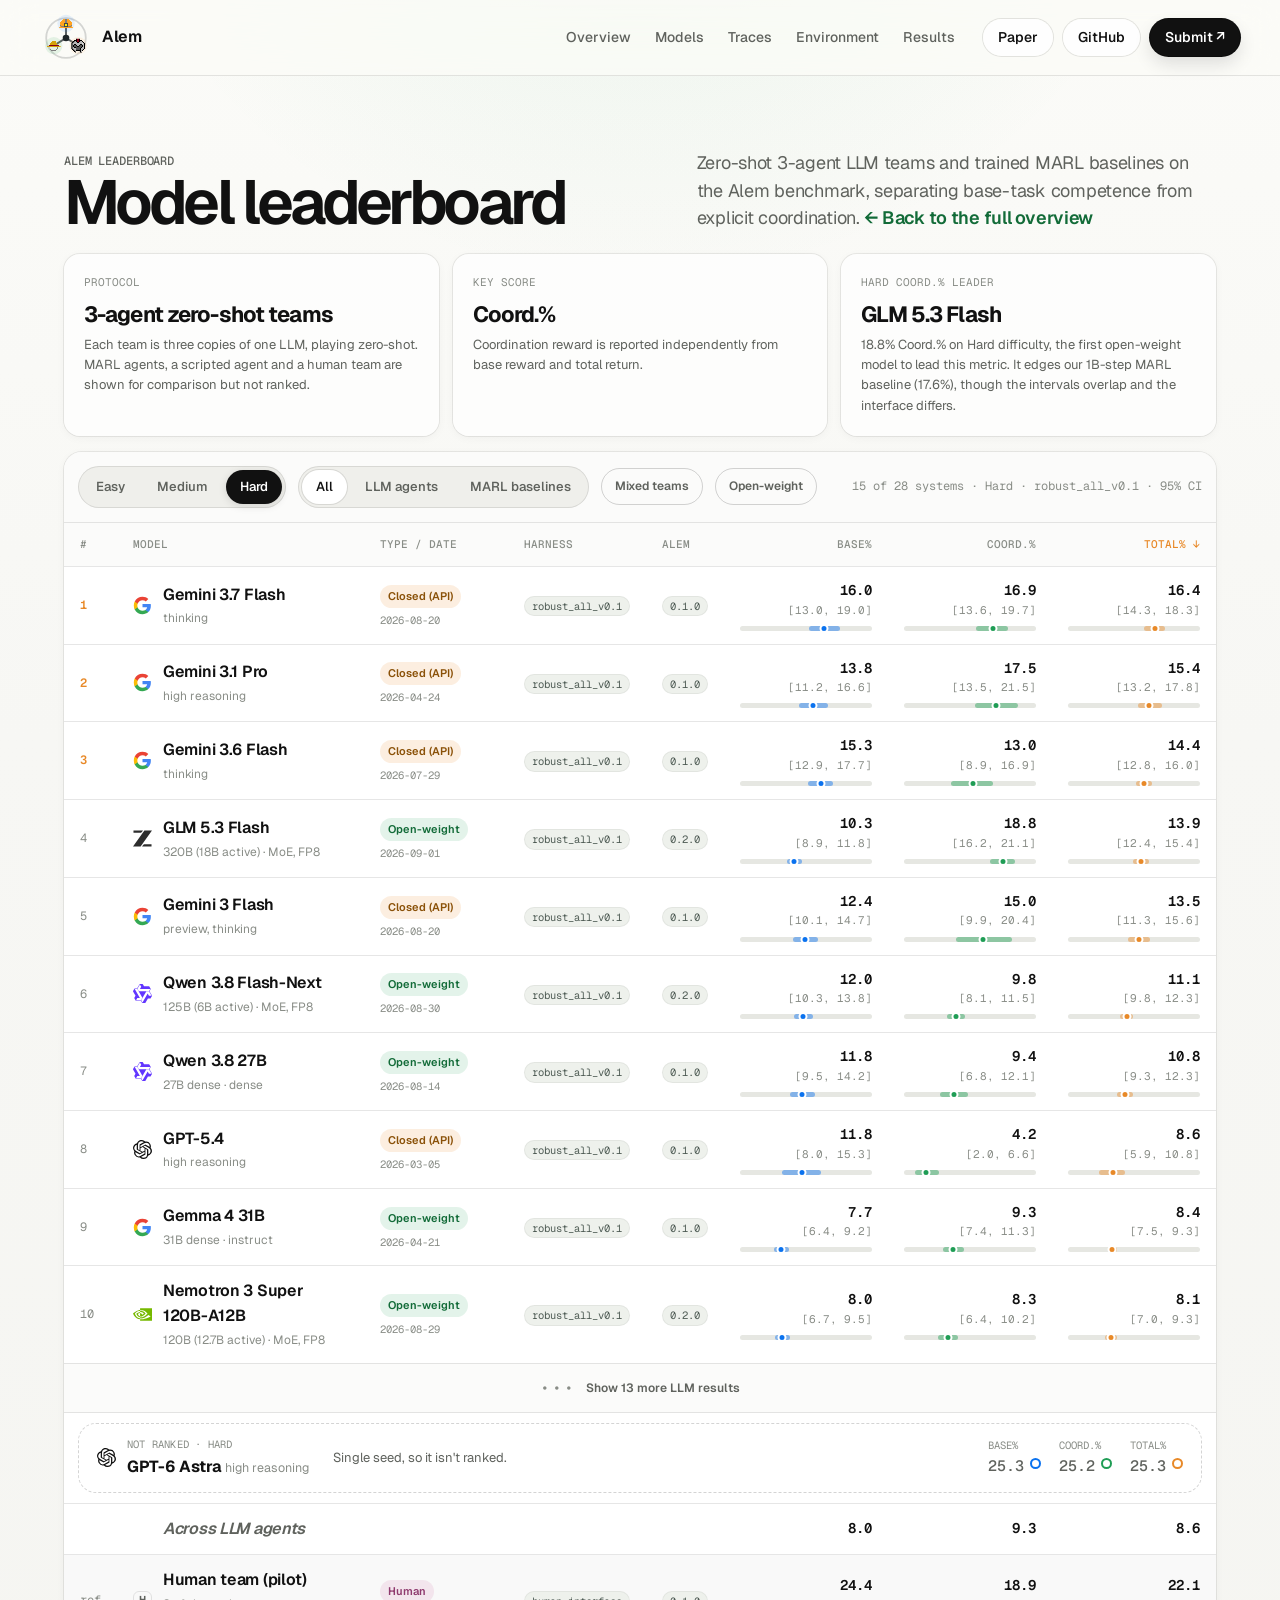
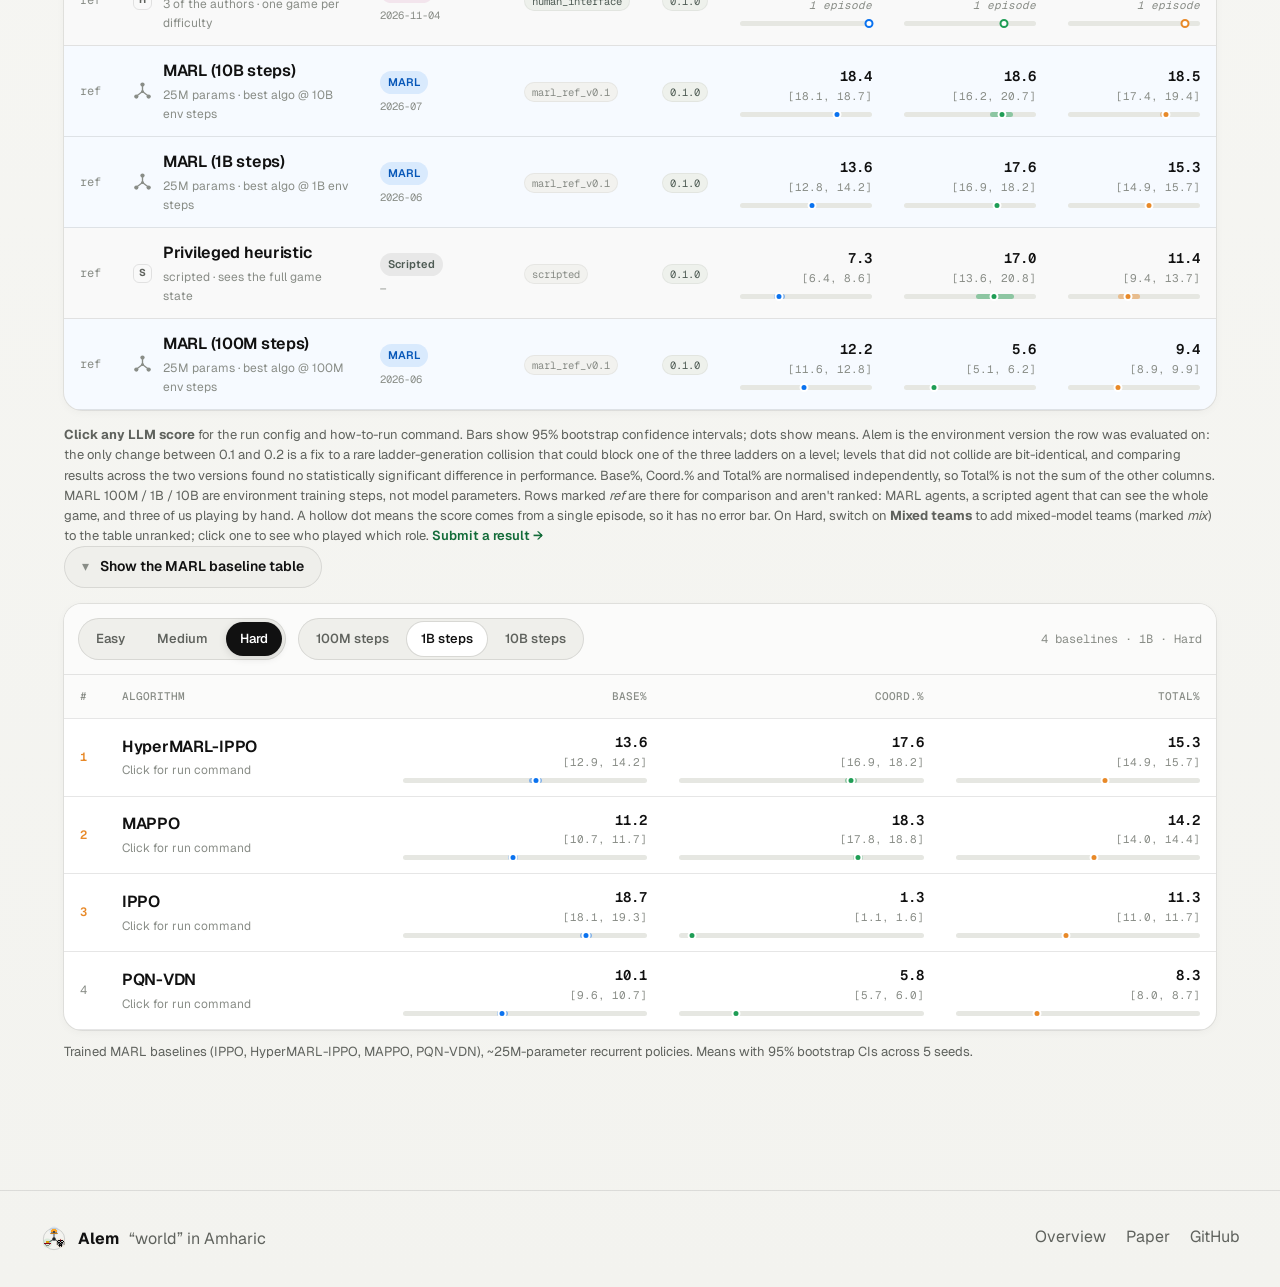
<file: leaderboard.html>
<!doctype html>
<html lang="en">
<head>
  <meta charset="utf-8" />
  <meta name="viewport" content="width=device-width, initial-scale=1" />
  <meta name="color-scheme" content="light" />
  <title>Alem Leaderboard: Open-Ended Multi-Agent Coordination</title>
  <meta name="description" content="The Alem leaderboard: 22 LLMs in zero-shot 3-agent teams plus trained MARL baselines, scored on Base%, Coord.% and Total% across Easy / Medium / Hard." />
  <link rel="canonical" href="https://alem-world.github.io/leaderboard.html" />
  <meta property="og:type" content="website" />
  <meta property="og:site_name" content="Alem" />
  <meta property="og:url" content="https://alem-world.github.io/leaderboard.html" />
  <meta property="og:title" content="Alem Leaderboard" />
  <meta property="og:description" content="LLM and MARL coordination leaderboard for the Alem benchmark." />
  <meta property="og:image" content="https://alem-world.github.io/assets/img/og-card.png" />
  <meta name="twitter:card" content="summary_large_image" />
  <meta name="twitter:title" content="Alem Leaderboard" />
  <meta name="twitter:description" content="LLM and MARL coordination leaderboard for the Alem benchmark." />
  <meta name="twitter:image" content="https://alem-world.github.io/assets/img/og-card.png" />
  <link rel="icon" href="assets/img/alem-mark.svg" type="image/svg+xml" />
  <link rel="preconnect" href="https://fonts.googleapis.com" />
  <link rel="preconnect" href="https://fonts.gstatic.com" crossorigin />
  <link href="https://fonts.googleapis.com/css2?family=Geist:wght@300;400;500;600;700&family=Geist+Mono:wght@400;500;600&display=swap" rel="stylesheet" />
  <link rel="stylesheet" href="assets/css/style.css" />
</head>
<body>
  <header class="site-nav" id="top">
    <a class="brand" href="index.html" aria-label="Alem home">
      <img src="assets/img/alem-mark.svg" alt="" />
      <span>Alem</span>
    </a>
    <nav aria-label="Primary navigation">
      <a href="index.html">Overview</a>
      <a href="index.html#cognition">Models</a>
      <a href="traces.html">Traces</a>
      <a href="index.html#environment">Environment</a>
      <a href="index.html#findings">Results</a>
    </nav>
    <div class="nav-actions">
      <a class="button button-light" href="https://arxiv.org/abs/2606.08340" target="_blank" rel="noopener">Paper</a>
      <a class="button button-light" href="https://github.com/alem-world/alem-env" target="_blank" rel="noopener">GitHub</a>
      <a class="button button-dark" href="https://github.com/alem-world/alem-env/blob/main/SUBMISSION.md" target="_blank" rel="noopener">Submit ↗</a>
    </div>
  </header>

  <main>
    <section class="section board" id="leaderboard" style="padding-top: clamp(40px, 6vw, 72px)">
      <div class="section-head split-head">
        <div>
          <div class="eyebrow">Alem leaderboard</div>
          <h2>Model leaderboard</h2>
        </div>
        <p>Zero-shot 3-agent LLM teams and trained MARL baselines on the Alem benchmark, separating base-task competence from explicit coordination. <a href="index.html">← Back to the full overview</a></p>
      </div>

      <div class="leaderboard-summary">
         <article><span>Protocol</span><strong>3-agent zero-shot teams</strong><p>Each team is three copies of one LLM, playing zero-shot. MARL agents, a scripted agent and a human team are shown for comparison but not ranked.</p></article>
        <article><span>Key score</span><strong>Coord.%</strong><p>Coordination reward is reported independently from base reward and total return.</p></article>
        <article><span>Hard Coord.% leader</span><strong>GLM 5.3 Flash</strong><p>18.8% Coord.% on Hard difficulty, the first open-weight model to lead this metric. It edges our 1B-step MARL baseline (17.6%), though the intervals overlap and the interface differs.</p></article>
      </div>

      <div class="board-shell">
        <div class="board-controls">
          <div class="seg" role="tablist" aria-label="Difficulty">
            <button class="seg-btn" data-diff="easy">Easy</button>
            <button class="seg-btn" data-diff="medium">Medium</button>
            <button class="seg-btn is-active" data-diff="hard">Hard</button>
          </div>
          <div class="seg seg-view" role="tablist" aria-label="Agent type">
            <button class="seg-btn is-active" data-view="all">All</button>
            <button class="seg-btn" data-view="llm">LLM agents</button>
            <button class="seg-btn" data-view="marl">MARL baselines</button>
          </div>
          <button class="board-limit-btn board-mixed-btn" type="button" data-mixed-teams aria-pressed="false"><span aria-hidden="true">✓</span> Mixed teams</button>
          <button class="board-limit-btn" type="button" data-open-weight aria-pressed="false"><span aria-hidden="true">✓</span> Open-weight</button>
          <div class="board-meta" id="board-meta"></div>
        </div>
        <div class="table-scroll">
          <table class="board-table" id="board-table">
            <thead>
              <tr>
                <th class="col-rank">#</th>
                <th class="col-model sortable" data-sort="name">Model</th>
                <th class="col-type sortable" data-sort="date" title="Sort by evaluation date">Type / date</th>
                <th class="col-harness sortable" data-sort="harness">Harness</th>
                <th class="col-alem sortable" data-sort="alem">Alem</th>
                <th class="col-num sortable" data-sort="base">Base%</th>
                <th class="col-num sortable" data-sort="coord">Coord.%</th>
                <th class="col-num sortable is-sorted" data-sort="total">Total%</th>
              </tr>
            </thead>
            <tbody></tbody>
          </table>
        </div>
      </div>
      <p class="note"><strong>Click any LLM score</strong> for the run config and how-to-run command. Bars show 95% bootstrap confidence intervals; dots show means. Alem is the environment version the row was evaluated on: the only change between 0.1 and 0.2 is a fix to a rare ladder-generation collision that could block one of the three ladders on a level; levels that did not collide are bit-identical, and comparing results across the two versions found no statistically significant difference in performance. Base%, Coord.% and Total% are normalised independently, so Total% is not the sum of the other columns. MARL 100M / 1B / 10B are environment training steps, not model parameters. Rows marked <em>ref</em> are there for comparison and aren't ranked: MARL agents, a scripted agent that can see the whole game, and three of us playing by hand. A hollow dot means the score comes from a single episode, so it has no error bar. On Hard, switch on <strong>Mixed teams</strong> to add mixed-model teams (marked <em>mix</em>) to the table unranked; click one to see who played which role. <a href="https://github.com/alem-world/alem-env/blob/main/SUBMISSION.md" target="_blank" rel="noopener">Submit a result →</a></p>

      <details class="rl-toggle" open>
        <summary>Show the MARL baseline table</summary>
        <div class="board-shell">
          <div class="board-controls">
            <div class="seg" role="tablist" aria-label="Difficulty">
              <button class="seg-btn" data-rl-diff="easy">Easy</button>
              <button class="seg-btn" data-rl-diff="medium">Medium</button>
              <button class="seg-btn is-active" data-rl-diff="hard">Hard</button>
            </div>
            <div class="seg seg-view" role="tablist" aria-label="Training budget">
              <button class="seg-btn" data-rl-budget="100M">100M steps</button>
              <button class="seg-btn is-active" data-rl-budget="1B">1B steps</button>
              <button class="seg-btn" data-rl-budget="10B">10B steps</button>
            </div>
            <div class="board-meta" id="rl-board-meta"></div>
          </div>
          <div class="table-scroll">
            <table class="board-table" id="rl-table">
              <thead>
                <tr>
                  <th class="col-rank">#</th>
                  <th class="col-model">Algorithm</th>
                  <th class="col-num">Base%</th>
                  <th class="col-num">Coord.%</th>
                  <th class="col-num">Total%</th>
                </tr>
              </thead>
              <tbody></tbody>
            </table>
          </div>
        </div>
        <p class="note">Trained MARL baselines (IPPO, HyperMARL-IPPO, MAPPO, PQN-VDN), ~25M-parameter recurrent policies. Means with 95% bootstrap CIs across 5 seeds.</p>
      </details>

    </section>
  </main>

  <footer class="footer">
    <div><img src="assets/img/alem-mark.svg" alt="" /><strong>Alem</strong><span>“world” in Amharic</span></div>
    <nav><a href="index.html">Overview</a><a href="https://arxiv.org/abs/2606.08340" target="_blank" rel="noopener">Paper</a><a href="https://github.com/alem-world/alem-env" target="_blank" rel="noopener">GitHub</a></nav>
  </footer>

  <script src="assets/js/app.js"></script>
</body>
</html>
</file>
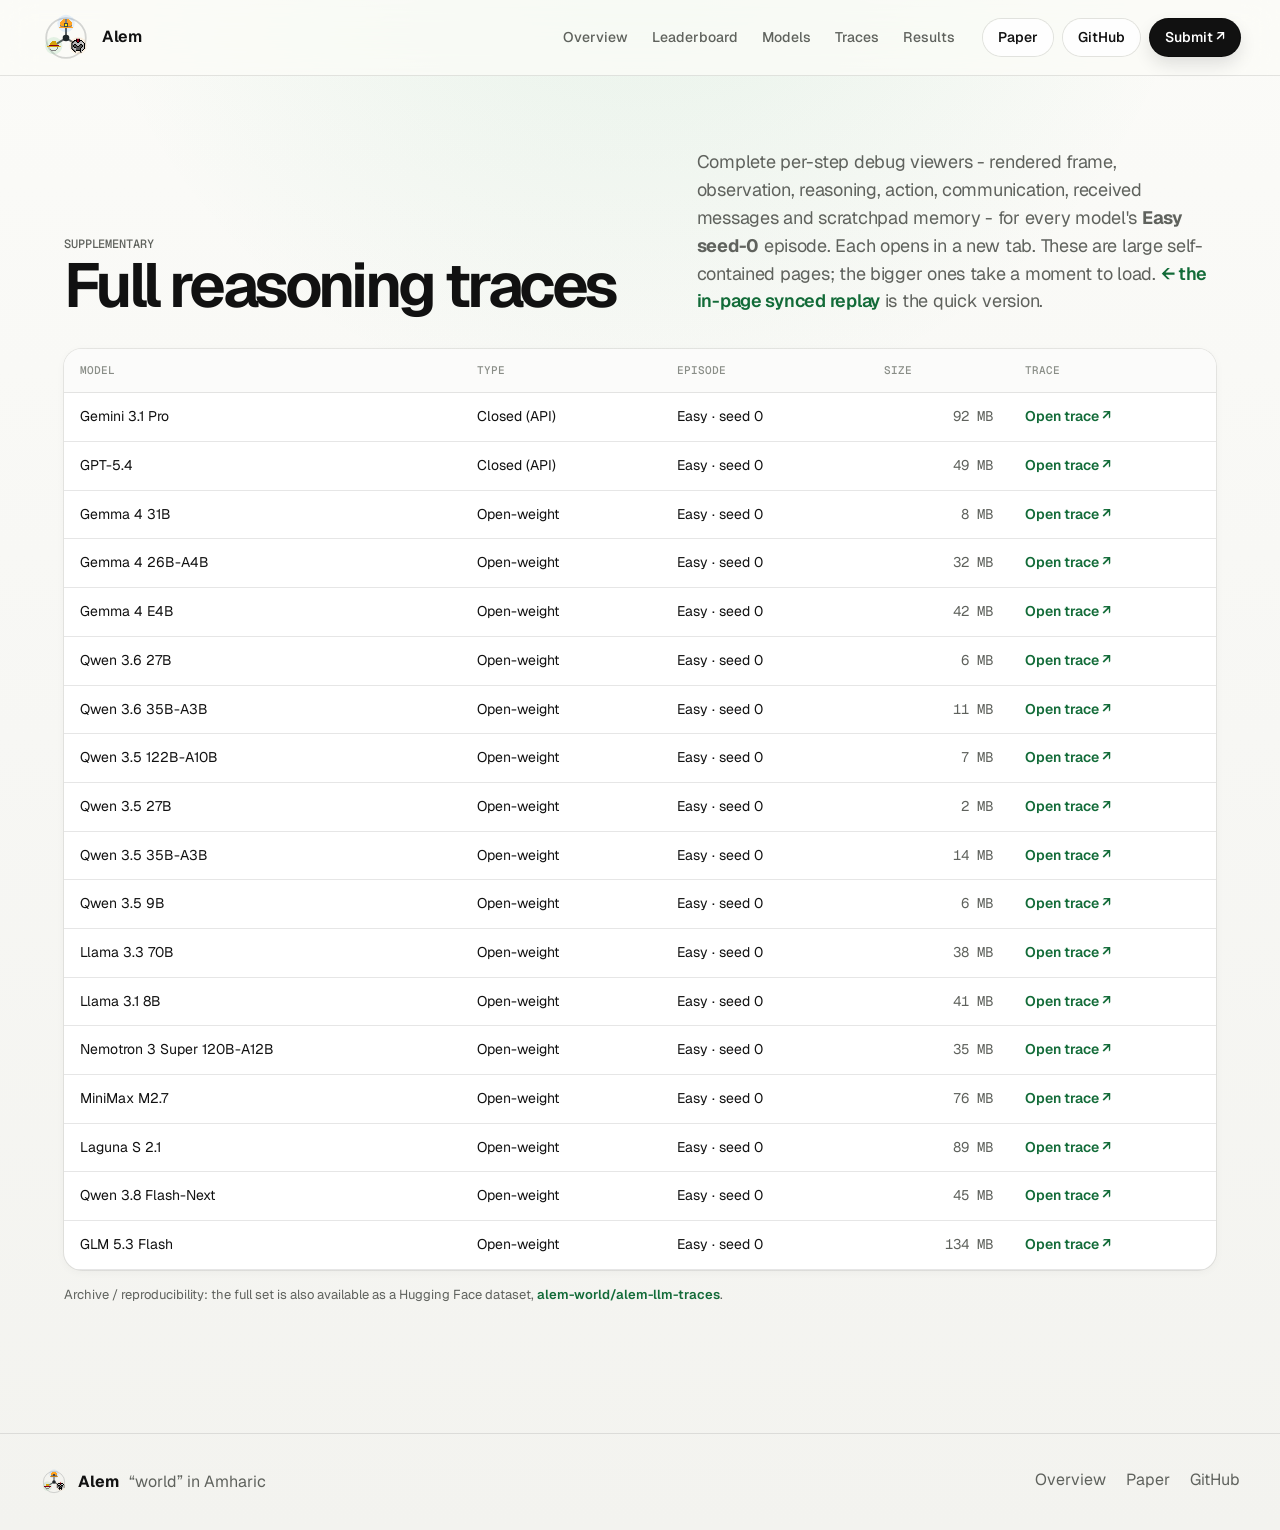
<file: traces.html>
<!doctype html>
<html lang="en">
<head>
  <meta charset="utf-8" />
  <meta name="viewport" content="width=device-width, initial-scale=1" />
  <meta name="color-scheme" content="light" />
  <title>Alem: Full interactive reasoning traces</title>
  <meta name="description" content="Full per-step debug viewers (observation, reasoning, communication, scratchpad, rendered frame) for every model's Easy seed-0 episode in the Alem benchmark." />
  <link rel="canonical" href="https://alem-world.github.io/traces.html" />
  <meta property="og:type" content="website" />
  <meta property="og:site_name" content="Alem" />
  <meta property="og:url" content="https://alem-world.github.io/traces.html" />
  <meta property="og:title" content="Alem: Full interactive reasoning traces" />
  <meta property="og:description" content="Full per-step debug viewers (observation, reasoning, communication, scratchpad, rendered frame) for every model's Easy seed-0 episode in the Alem benchmark." />
  <meta property="og:image" content="https://alem-world.github.io/assets/img/og-card.png" />
  <meta name="twitter:card" content="summary_large_image" />
  <meta name="twitter:title" content="Alem: Full interactive reasoning traces" />
  <meta name="twitter:description" content="Full per-step debug viewers for every model's Easy seed-0 episode in the Alem benchmark." />
  <meta name="twitter:image" content="https://alem-world.github.io/assets/img/og-card.png" />
  <link rel="icon" href="assets/img/alem-mark.svg" type="image/svg+xml" />
  <link rel="preconnect" href="https://fonts.googleapis.com" />
  <link rel="preconnect" href="https://fonts.gstatic.com" crossorigin />
  <link href="https://fonts.googleapis.com/css2?family=Geist:wght@300;400;500;600;700&family=Geist+Mono:wght@400;500;600&display=swap" rel="stylesheet" />
  <link rel="stylesheet" href="assets/css/style.css" />
</head>
<body>
  <header class="site-nav" id="top">
    <a class="brand" href="index.html" aria-label="Alem home">
      <img src="assets/img/alem-mark.svg" alt="" />
      <span>Alem</span>
    </a>
    <nav aria-label="Primary navigation">
      <a href="index.html">Overview</a>
      <a href="leaderboard.html">Leaderboard</a>
      <a href="index.html#cognition">Models</a>
      <a href="traces.html" aria-current="page">Traces</a>
      <a href="index.html#findings">Results</a>
    </nav>
    <div class="nav-actions">
      <a class="button button-light" href="https://arxiv.org/abs/2606.08340" target="_blank" rel="noopener">Paper</a>
      <a class="button button-light" href="https://github.com/alem-world/alem-env" target="_blank" rel="noopener">GitHub</a>
      <a class="button button-dark" href="https://github.com/alem-world/alem-env/blob/main/SUBMISSION.md" target="_blank" rel="noopener">Submit ↗</a>
    </div>
  </header>

  <main>
    <section class="section" style="padding-top: clamp(40px, 6vw, 72px)">
      <div class="section-head split-head">
        <div>
          <div class="eyebrow">Supplementary</div>
          <h2>Full reasoning traces</h2>
        </div>
        <p>Complete per-step debug viewers - rendered frame, observation, reasoning, action, communication, received messages and scratchpad memory - for every model's <strong>Easy seed-0</strong> episode. Each opens in a new tab. These are large self-contained pages; the bigger ones take a moment to load. <a href="index.html#cognition">← the in-page synced replay</a> is the quick version.</p>
      </div>

      <div class="board-shell">
        <div class="table-scroll">
          <table class="trace-index" id="trace-index">
            <thead>
              <tr><th>Model</th><th>Type</th><th>Episode</th><th class="num">Size</th><th>Trace</th></tr>
            </thead>
            <tbody></tbody>
          </table>
        </div>
      </div>
      <p class="note">Archive / reproducibility: the full set is also available as a Hugging Face dataset, <a href="https://huggingface.co/datasets/alem-world/alem-llm-traces" target="_blank" rel="noopener">alem-world/alem-llm-traces</a>.</p>
    </section>
  </main>

  <footer class="footer">
    <div><img src="assets/img/alem-mark.svg" alt="" /><strong>Alem</strong><span>“world” in Amharic</span></div>
    <nav><a href="index.html">Overview</a><a href="https://arxiv.org/abs/2606.08340" target="_blank" rel="noopener">Paper</a><a href="https://github.com/alem-world/alem-env" target="_blank" rel="noopener">GitHub</a></nav>
  </footer>

  <script>
    var FULLLOG_BASE = "https://pub-74f4d738bad14571bd2d3355cb14acb7.r2.dev/traces_gz";
    fetch("data/trace_sizes.json").then(function (r) { return r.json(); }).then(function (rows) {
      document.querySelector("#trace-index tbody").innerHTML = rows.map(function (o) {
        return "<tr><td>" + o.name + "</td><td>" + o.type + "</td><td>Easy · seed 0</td>" +
          '<td class="num">' + (o.mb ? o.mb + " MB" : "—") + "</td>" +
          '<td><a href="' + FULLLOG_BASE + "/" + (o.file || o.key) + '.html" target="_blank" rel="noopener">Open trace ↗</a></td></tr>';
      }).join("");
    });
  </script>
</body>
</html>
</file>
<file: assets/css/style.css>
/* Alem v2 — clean paper/benchmark launch site
   Design direction: Vercel/Apple-style white canvas, precise tables, restrained accent color. */

:root {
  color-scheme: light;
  --bg: #f7f7f4;
  --paper: #ffffff;
  --paper-2: #fbfbfa;
  --ink: #111111;
  --muted: #5f625d;
  --faint: #898d87;
  --line: rgba(17, 17, 17, 0.10);
  --line-strong: rgba(17, 17, 17, 0.18);
  --green: #1f9d55;
  --blue: #0a72ef;
  --orange: #e88928;
  --red: #d84d45;
  --shadow: 0 0 0 1px rgba(17,17,17,.08), 0 12px 40px rgba(17,17,17,.06), 0 2px 4px rgba(17,17,17,.04);
  --shadow-soft: 0 0 0 1px rgba(17,17,17,.08), 0 2px 10px rgba(17,17,17,.04);
  --radius: 18px;
  --radius-sm: 11px;
  --max: 1200px;
  --sans: "Geist", system-ui, -apple-system, BlinkMacSystemFont, "Segoe UI", sans-serif;
  --mono: "Geist Mono", ui-monospace, SFMono-Regular, Menlo, Monaco, Consolas, monospace;
}

* { box-sizing: border-box; }
html { scroll-behavior: smooth; scroll-padding-top: 86px; }
body {
  margin: 0;
  background:
    radial-gradient(circle at 50% -10%, rgba(31,157,85,.10), transparent 36rem),
    linear-gradient(180deg, #fbfbf8 0%, var(--bg) 46rem, #f3f3ef 100%);
  background-repeat: no-repeat; /* keep the glow from tiling below short pages */
  background-color: #f3f3ef;
  color: var(--ink);
  font-family: var(--sans);
  font-size: 16px;
  line-height: 1.55;
  -webkit-font-smoothing: antialiased;
  text-rendering: optimizeLegibility;
}
a { color: inherit; text-decoration: none; }
img, video { display: block; max-width: 100%; }
p, h1, h2, h3 { margin: 0; }
button { font: inherit; }

.site-nav {
  position: sticky;
  top: 0;
  z-index: 50;
  height: 76px;
  display: flex;
  align-items: center;
  gap: 28px;
  padding: 0 max(24px, calc((100vw - var(--max)) / 2));
  background: rgba(251, 251, 248, .78);
  backdrop-filter: blur(16px) saturate(160%);
  border-bottom: 1px solid var(--line);
}
.brand { display: inline-flex; align-items: center; gap: 10px; font-weight: 650; margin-right: auto; letter-spacing: -.02em; }
.brand img { width: 52px; height: 52px; }
.site-nav nav { display: flex; gap: 24px; }
.site-nav nav a { color: var(--muted); font-size: 14px; font-weight: 500; transition: color .16s; }
.site-nav nav a:hover { color: var(--ink); }
.nav-actions { display: flex; gap: 10px; }

.button {
  min-height: 36px;
  display: inline-flex;
  align-items: center;
  justify-content: center;
  gap: 8px;
  border-radius: 999px;
  padding: 8px 15px;
  font-size: 14px;
  font-weight: 550;
  transition: transform .16s, box-shadow .16s, background .16s;
  white-space: nowrap;
}
.button-dark { color: #fff; background: #111; box-shadow: 0 0 0 1px rgba(0,0,0,.95), 0 8px 18px rgba(0,0,0,.12); }
.button-light { color: var(--ink); background: rgba(255,255,255,.72); box-shadow: 0 0 0 1px rgba(17,17,17,.10); }
.button:hover { transform: translateY(-1px); }
.button-light:hover { background: #fff; box-shadow: var(--shadow-soft); }

.hero {
  max-width: var(--max);
  margin: 0 auto;
  padding: clamp(52px, 7vw, 96px) 24px 42px;
  display: grid;
  grid-template-columns: minmax(0, 1.02fr) minmax(360px, .78fr);
  gap: clamp(36px, 5vw, 72px);
  align-items: center;
}
.eyebrow {
  display: inline-flex;
  align-items: center;
  gap: 9px;
  color: var(--muted);
  font-family: var(--mono);
  font-size: 12px;
  font-weight: 500;
  letter-spacing: -.01em;
  text-transform: uppercase;
}
.dot { width: 8px; height: 8px; border-radius: 50%; background: var(--green); box-shadow: 0 0 0 5px rgba(31,157,85,.12); }
.hero h1 {
  max-width: 760px;
  margin-top: 18px;
  font-size: clamp(52px, 7.3vw, 92px);
  line-height: .92;
  letter-spacing: -.068em;
  font-weight: 700;
}
.hero-lede {
  max-width: 700px;
  margin-top: 28px;
  color: #40433f;
  font-size: clamp(18px, 2vw, 22px);
  line-height: 1.55;
  letter-spacing: -.018em;
}
.hero-actions { display: flex; flex-wrap: wrap; gap: 12px; margin-top: 30px; }
.authors { max-width: 720px; margin-top: 28px; color: var(--faint); font-size: 13px; }
.hero-card {
  background: var(--paper);
  border-radius: 28px;
  padding: 12px;
  box-shadow: var(--shadow);
  transform: rotate(.5deg);
}
.hero-media { border-radius: 20px; overflow: hidden; background: #111; aspect-ratio: 16 / 10; }
.hero-media video { width: 100%; height: 100%; object-fit: cover; }
.hero-metrics { display: grid; grid-template-columns: repeat(3, 1fr); gap: 1px; margin-top: 12px; background: var(--line); border-radius: 16px; overflow: hidden; }
.hero-metrics div { background: var(--paper-2); padding: 16px 12px; }
.hero-metrics span { display: block; font-size: 28px; line-height: 1; font-weight: 700; letter-spacing: -.05em; }
.hero-metrics small { display: block; margin-top: 5px; color: var(--muted); font-size: 12px; }

.strip {
  /* width is constrained instead of padded so the divider-colour background
     never shows as a grey band inside the rounded corners */
  width: calc(100% - 48px);
  max-width: calc(var(--max) - 48px);
  margin: 0 auto 20px;
  display: grid;
  grid-template-columns: repeat(3, 1fr);
  gap: 1px;
  background: var(--line);
  border-radius: 18px;
  overflow: hidden;
  box-shadow: var(--shadow-soft);
}
.strip-item { background: rgba(255,255,255,.78); padding: 22px; }
.strip-item span { display: block; margin-bottom: 8px; color: var(--faint); font-family: var(--mono); font-size: 11px; text-transform: uppercase; }
.strip-item strong { display: block; max-width: 310px; font-size: 17px; line-height: 1.28; letter-spacing: -.025em; }

.section { max-width: var(--max); margin: 0 auto; padding: clamp(54px, 7vw, 88px) 24px; }
.section-head { margin-bottom: 34px; }
.section-head h2 { font-size: clamp(36px, 5vw, 62px); line-height: .96; letter-spacing: -.058em; font-weight: 650; }
.section-head p { color: var(--muted); font-size: 18px; line-height: 1.55; letter-spacing: -.015em; }
.split-head { display: grid; grid-template-columns: .92fr .82fr; gap: 50px; align-items: end; }
.centered { max-width: 810px; margin-left: auto; margin-right: auto; text-align: center; }
.centered .eyebrow { justify-content: center; margin-bottom: 14px; }
.centered p { margin: 20px auto 0; max-width: 700px; }

.board-shell, .cite-box, .interface-card, .feature-card, .visual-card, .diff-card, .finding-card, .quote-card, .comparison-block, .achievements, .ablation-block, .hetero-card {
  background: var(--paper);
  border-radius: var(--radius);
  box-shadow: var(--shadow-soft);
}
.board-shell { overflow: hidden; }
.leaderboard-summary { display: grid; grid-template-columns: repeat(3, 1fr); gap: 14px; margin: -12px 0 16px; }
.leaderboard-summary article { background: rgba(255,255,255,.74); border-radius: 16px; padding: 20px; box-shadow: var(--shadow-soft); }
.leaderboard-summary span { display: block; color: var(--faint); font-family: var(--mono); font-size: 11px; text-transform: uppercase; margin-bottom: 12px; }
.leaderboard-summary strong { display: block; font-size: 22px; line-height: 1.08; letter-spacing: -.04em; }
.leaderboard-summary p { margin-top: 8px; color: var(--muted); font-size: 13px; }
.board-controls {
  display: flex;
  flex-wrap: wrap;
  align-items: center;
  gap: 12px;
  padding: 14px;
  background: rgba(251,251,250,.88);
  border-bottom: 1px solid var(--line);
}
.seg { display: inline-flex; gap: 4px; padding: 4px; border-radius: 999px; background: #efefeb; box-shadow: inset 0 0 0 1px var(--line); }
.seg-btn { border: 0; cursor: pointer; background: transparent; color: var(--muted); padding: 7px 14px; border-radius: 999px; font-size: 13px; font-weight: 550; }
.seg-btn:hover { color: var(--ink); }
.seg-btn.is-active { background: #111; color: #fff; box-shadow: 0 2px 8px rgba(0,0,0,.12); }
.seg-view .seg-btn.is-active { background: #fff; color: var(--ink); box-shadow: 0 0 0 1px rgba(17,17,17,.10); }
.board-limit-btn { border: 1px solid var(--line-strong); cursor: pointer; padding: 8px 13px; border-radius: 999px; background: transparent; color: var(--muted); font-size: 12px; font-weight: 600; }
.board-limit-btn span { display: none; }
.board-limit-btn:hover { border-color: rgba(17,17,17,.32); color: var(--ink); }
.board-limit-btn.is-active { border-color: rgba(31,157,85,.22); background: rgba(31,157,85,.10); color: #126b38; }
.board-limit-btn.is-active span { display: inline; }
.board-mixed-btn.is-active { border-color: rgba(124,58,237,.22); background: rgba(124,58,237,.09); color: #6d28c9; }
.board-limit-btn:disabled { cursor: default; opacity: .4; }
.board-meta { margin-left: auto; color: var(--faint); font-family: var(--mono); font-size: 12px; }
.table-scroll { overflow-x: auto; -webkit-overflow-scrolling: touch; }
.board-table { width: 100%; min-width: 960px; border-collapse: collapse; }
.board-table thead th {
  padding: 13px 16px;
  color: var(--faint);
  background: var(--paper-2);
  border-bottom: 1px solid var(--line);
  font-family: var(--mono);
  font-size: 11px;
  font-weight: 500;
  text-align: left;
  text-transform: uppercase;
  white-space: nowrap;
}
.board-table th.col-num { text-align: right; }
.board-table th.sortable { cursor: pointer; }
.board-table th.is-sorted { color: var(--orange); }
.board-table th.is-sorted::after { content: " ↓"; }
.board-table th.is-sorted.asc::after { content: " ↑"; }
.board-table td { padding: 13px 16px; border-bottom: 1px solid var(--line); vertical-align: middle; }
.board-table tbody tr:hover { background: #fafaf7; }
.board-table tbody tr.is-marl { background: rgba(10,114,239,.035); }
.board-table tbody tr.is-mixed { background: rgba(124,58,237,.035); }
.board-table .more-results-row:hover { background: var(--paper-2); }
.board-table .more-results-row td { padding: 0; background: var(--paper-2); }
.more-results-row button { display: flex; align-items: center; justify-content: center; gap: 10px; width: 100%; border: 0; cursor: pointer; padding: 12px 18px; background: transparent; color: var(--muted); }
.more-results-row button:hover { color: var(--ink); }
.more-results-row button span { color: var(--faint); font-family: var(--mono); letter-spacing: .14em; }
.more-results-row button strong { font-size: 12px; font-weight: 600; }
.col-rank { color: var(--faint); font-family: var(--mono); font-size: 12px; width: 42px; }
.rank-1 .col-rank, .rank-2 .col-rank, .rank-3 .col-rank { color: var(--orange); font-weight: 600; }
.model-id { display: flex; align-items: center; gap: 11px; }
.model-cell { display: flex; flex-direction: column; gap: 2px; min-width: 0; }
.model-name { font-weight: 620; letter-spacing: -.018em; }
.model-config { color: var(--faint); font-size: 12px; }
/* Provider brand marks: single-path SVGs masked so one brand colour applies. */
.model-logo { flex: 0 0 auto; width: 19px; height: 19px; display: inline-block; -webkit-mask-repeat: no-repeat; mask-repeat: no-repeat; -webkit-mask-position: center; mask-position: center; -webkit-mask-size: contain; mask-size: contain; }
.model-logo-none { background: none; }
.model-logo-img { object-fit: contain; }  /* official multicolour logos (Google) */
.logo-openai { background: #0d0d0d; -webkit-mask-image: url(../img/logos/openai.svg); mask-image: url(../img/logos/openai.svg); }
.logo-qwen   { background: #6236ff; -webkit-mask-image: url(../img/logos/qwen.svg);   mask-image: url(../img/logos/qwen.svg); }
.logo-meta   { background: #0866ff; -webkit-mask-image: url(../img/logos/meta.svg);   mask-image: url(../img/logos/meta.svg); }
.logo-marl   { background: var(--faint); -webkit-mask-image: url(../img/logos/marl.svg); mask-image: url(../img/logos/marl.svg); }
.logo-nvidia  { background: #76b900; -webkit-mask-image: url(../img/logos/nvidia.svg);  mask-image: url(../img/logos/nvidia.svg); }
.logo-minimax { background: #0d0d0d; -webkit-mask-image: url(../img/logos/minimax.svg); mask-image: url(../img/logos/minimax.svg); }
.logo-zai     { background: #2d2d2d; -webkit-mask-image: url(../img/logos/zai.svg);     mask-image: url(../img/logos/zai.svg); }
.model-logo-mono { display: inline-flex; align-items: center; justify-content: center; border-radius: 6px; background: var(--bg-2); border: 1px solid var(--line); color: var(--muted); font-size: 10px; font-weight: 700; line-height: 1; letter-spacing: 0; }
.type-pill { display: inline-flex; border-radius: 999px; padding: 3px 8px; font-size: 11px; font-weight: 600; }
.type-proprietary { color: #8a5108; background: rgba(232,137,40,.14); }
.type-open-weight { color: #126b38; background: rgba(31,157,85,.12); }
.type-marl { color: #0757b8; background: rgba(10,114,239,.12); }
.type-mixed { color: #6d28c9; background: rgba(124,58,237,.12); }
.type-run { display: flex; flex-direction: column; align-items: flex-start; gap: 6px; min-width: 112px; }
.run-meta { display: flex; flex-direction: column; gap: 2px; color: var(--faint); font-family: var(--mono); font-size: 10.5px; line-height: 1.15; white-space: nowrap; }
.col-harness { white-space: nowrap; }
.harness-link { display: inline-flex; align-items: center; border-radius: 999px; color: #4e5b54; background: #eef1ec; padding: 5px 8px; box-shadow: inset 0 0 0 1px rgba(17,17,17,.05); font-family: var(--mono); font-size: 10.5px; line-height: 1; text-decoration: none; }
.harness-link:hover { color: #126b38; background: #e6f2ea; }
.harness-link.is-static { color: var(--faint); background: #f2f2ef; }
.num-cell { text-align: right; min-width: 132px; }
.num-val { font-family: var(--mono); font-size: 14px; font-weight: 600; }
.num-ci { color: var(--faint); font-family: var(--mono); font-size: 11px; }
.bar-track { position: relative; height: 5px; margin-top: 7px; border-radius: 999px; background: #e6e7e2; overflow: visible; }
.bar-ci { position: absolute; top: 0; height: 5px; border-radius: 999px; opacity: .45; }
.bar-dot { position: absolute; top: -2px; width: 9px; height: 9px; border-radius: 50%; transform: translateX(-50%); border: 2px solid #fff; }
.m-base .bar-ci, .m-base .bar-dot { background: var(--blue); }
.m-coord .bar-ci, .m-coord .bar-dot { background: var(--green); }
.m-total .bar-ci, .m-total .bar-dot { background: var(--orange); }
.note { margin-top: 15px; color: var(--muted); font-size: 13px; }
.note a { color: #126b38; font-weight: 600; }

.feature-grid { display: grid; gap: 16px; }
.feature-grid.four { grid-template-columns: repeat(4, 1fr); }
.feature-card { padding: 22px; min-height: 178px; }
.feature-card span { color: var(--faint); font-family: var(--mono); font-size: 12px; }
.feature-card h3 { margin-top: 24px; font-size: 21px; line-height: 1.12; letter-spacing: -.035em; }
.feature-card p { margin-top: 10px; color: var(--muted); font-size: 14px; }
.visual-grid { display: grid; grid-template-columns: minmax(0, .98fr) minmax(360px, 1.02fr); gap: 18px; margin-top: 18px; align-items: stretch; }
.visual-card { overflow: hidden; }
.visual-card img { width: 100%; height: 520px; max-height: 58vw; object-fit: contain; object-position: center; background: #101311; padding: 10px; }
.visual-card figcaption, .diff-card p, .gallery-row figcaption, .figures-row figcaption, .ablation-grid figcaption { color: var(--muted); font-size: 13px; }
.visual-card figcaption { padding: 14px 16px; border-top: 1px solid var(--line); }
.difficulty-stack { display: grid; gap: 14px; }
.diff-card { display: grid; grid-template-columns: 168px 1fr; gap: 18px; overflow: hidden; align-items: center; min-height: 164px; }
.diff-card img { width: 168px; height: 132px; margin-left: 18px; border-radius: 10px; object-fit: cover; box-shadow: 0 0 0 1px rgba(17,17,17,.08); }
.diff-card div { padding-right: 18px; }
.diff-card h3 { font-size: 19px; letter-spacing: -.025em; }
.diff-card h3 span { float: right; color: var(--faint); font-family: var(--mono); font-size: 11px; font-weight: 500; }
.diff-easy { box-shadow: inset 4px 0 0 var(--green), var(--shadow-soft); }
.diff-medium { box-shadow: inset 4px 0 0 var(--blue), var(--shadow-soft); }
.diff-hard { box-shadow: inset 4px 0 0 var(--orange), var(--shadow-soft); }
.interface-grid { display: grid; grid-template-columns: 1fr 1fr; gap: 18px; margin-top: 18px; }
.interface-card { padding: 26px; }
.pill { display: inline-flex; margin-bottom: 16px; padding: 4px 10px; border-radius: 999px; font-family: var(--mono); font-size: 11px; font-weight: 600; text-transform: uppercase; }
.pill-blue { color: #0757b8; background: rgba(10,114,239,.10); }
.pill-green { color: #126b38; background: rgba(31,157,85,.12); }
.interface-card h3 { font-size: 24px; letter-spacing: -.04em; }
.interface-card ul { margin: 16px 0 0; padding-left: 18px; color: var(--muted); font-size: 14px; }
.interface-card li + li { margin-top: 8px; }
.gallery-row { display: grid; grid-template-columns: repeat(4, 1fr); gap: 14px; margin-top: 18px; }
.gallery-row figure, .figures-row figure, .ablation-grid figure { margin: 0; background: #fff; border-radius: 14px; overflow: hidden; box-shadow: var(--shadow-soft); }
.gallery-row img { aspect-ratio: 1.55 / 1; object-fit: cover; width: 100%; }
.gallery-row figcaption, .figures-row figcaption, .ablation-grid figcaption { padding: 10px 12px; border-top: 1px solid var(--line); }
.comparison-block { margin-top: 18px; padding: 18px; display: grid; grid-template-columns: .75fr 1.25fr; gap: 18px; }
.achievements { padding: 26px; box-shadow: inset 0 0 0 1px var(--line); }
.achievements h3, .block-title { margin-bottom: 16px; font-size: 22px; letter-spacing: -.035em; }
.achievements div { display: grid; grid-template-columns: 1fr auto; gap: 4px 16px; padding: 14px 0; border-top: 1px solid var(--line); }
.achievements div:first-of-type { border-top: 0; }
.achievements span { font-weight: 600; }
.achievements strong { font-size: 30px; line-height: 1; letter-spacing: -.05em; }
.achievements small { grid-column: 1 / -1; color: var(--muted); }
.cmp-table { width: 100%; min-width: 520px; border-collapse: collapse; overflow: hidden; border-radius: 14px; background: #fff; box-shadow: inset 0 0 0 1px var(--line); }
.cmp-table th, .cmp-table td { padding: 11px 13px; text-align: center; border-bottom: 1px solid var(--line); font-size: 13px; }
.cmp-table th { color: var(--muted); font-size: 11px; font-weight: 500; background: var(--paper-2); }
.cmp-table th:first-child, .cmp-table td:first-child { text-align: left; }
.cmp-table tr.is-alem { background: rgba(31,157,85,.08); }
.mark-yes { color: var(--green); font-weight: 700; }
.mark-no { color: var(--red); }
.mark-partial { color: var(--orange); }
.cmp-foot { margin-top: 10px; color: var(--faint); font-size: 12px; text-align: center; }

.results-head { margin-bottom: 34px; }
.result-chapter { display: grid; grid-template-columns: 1fr 1fr; gap: 18px; align-items: stretch; margin-bottom: 18px; }
.result-chapter.reverse { grid-template-columns: .68fr 1.32fr; align-items: start; }
.chapter-copy { background: rgba(255,255,255,.76); border-radius: var(--radius); padding: 28px; box-shadow: var(--shadow-soft); }
.chapter-copy h3 { margin-top: 16px; font-size: clamp(26px, 3.3vw, 40px); line-height: 1.02; letter-spacing: -.052em; }
.chapter-copy p { margin-top: 16px; color: var(--muted); font-size: 16px; }
.chapter-copy ul { margin: 18px 0 0; padding-left: 18px; color: var(--muted); }
.chapter-copy li + li { margin-top: 8px; }
.chapter-copy.compact h3 { font-size: clamp(24px, 2.5vw, 32px); }
.findings-headline { max-width: 880px; margin: 26px auto 6px; text-align: center; font-size: clamp(21px, 2.7vw, 30px); line-height: 1.26; letter-spacing: -.028em; font-weight: 500; color: var(--ink); text-wrap: balance; }
.findings-headline .fh-num { font-weight: 700; color: var(--red); white-space: nowrap; }
.findings-headline .fh-emph { font-weight: 700; color: var(--ink); box-shadow: inset 0 -0.32em 0 rgba(232,137,40,.22); }
.result-grid { display: grid; grid-template-columns: repeat(3, 1fr); gap: 16px; margin: 18px 0; align-items: start; }
.finding-layout { display: grid; grid-template-columns: 1.1fr .8fr .8fr; gap: 16px; }
.finding-card { min-height: 210px; padding: 24px; display: flex; flex-direction: column; justify-content: flex-end; }
.finding-card span { color: var(--faint); font-family: var(--mono); font-size: 11px; text-transform: uppercase; }
.finding-card h3 { margin-top: 18px; font-size: 24px; line-height: 1.08; letter-spacing: -.045em; }
.finding-card p { margin-top: 10px; color: var(--muted); font-size: 14px; }
.finding-card.keynote { grid-row: span 2; min-height: 380px; color: #fff; background: linear-gradient(160deg, #161614 0%, #222620 62%, #263c2c 100%); box-shadow: 0 0 0 1px rgba(255,255,255,.08), 0 18px 50px rgba(17,17,17,.20); }
.result-chapter .finding-card.keynote { grid-row: auto; min-height: 100%; }
.finding-card.keynote span, .finding-card.keynote p { color: rgba(255,255,255,.72); }
.finding-card.keynote h3 { font-size: clamp(30px, 4vw, 42px); }
.figures-row { display: grid; grid-template-columns: repeat(3, 1fr); gap: 16px; margin-top: 18px; }
.diagnostic-row { margin-top: 0; }
.figures-row img { padding: 14px; background: #fff; width: 270px; max-width: 100%; height: 245px; object-fit: contain; margin: 0 auto; }
.ablation-block { margin-top: 18px; padding: 24px; }
.ablation-block h3 { font-size: 26px; letter-spacing: -.04em; }
.ablation-block p { color: var(--muted); }
.ablation-block > figure { margin: 18px 0 10px; }
.ablation-copy { max-width: 760px; }
.ablation-copy .eyebrow { margin-bottom: 12px; }
.ablation-block > figure img { height: 28px; width: auto; }
.ablation-grid { display: grid; grid-template-columns: 1fr 1fr; gap: 16px; }
.ablation-grid img { width: 100%; height: 520px; max-height: 52vw; object-fit: contain; padding: 18px; background: #fff; }
.hetero-wrap { margin-top: 26px; }
.detailed-hetero { display: grid; grid-template-columns: .55fr 1.45fr; gap: 18px; align-items: stretch; }
.hetero-wrap h3 { font-size: 24px; letter-spacing: -.035em; margin-bottom: 14px; }
.hetero-wrap h3 span { color: var(--muted); font-weight: 400; }
.hetero-grid { display: grid; grid-template-columns: 1fr 1fr; gap: 16px; }
.hetero-card { padding: 24px; }
.hetero-card h4 { margin: 0 0 3px; font-size: 18px; letter-spacing: -.03em; }
.hetero-kind { color: var(--faint); font-family: var(--mono); font-size: 11px; text-transform: uppercase; margin-bottom: 18px; }
.hbar { margin-bottom: 13px; }
.hbar-top { display: flex; justify-content: space-between; color: var(--muted); font-size: 13px; }
.hbar-val { font-family: var(--mono); color: var(--ink); }
.hbar-track { height: 8px; margin-top: 5px; background: #e5e6e1; border-radius: 999px; overflow: hidden; }
.hbar-fill { height: 100%; border-radius: 999px; background: #9aa19a; }
.hbar.is-team .hbar-fill { background: var(--orange); }
.hetero-delta { margin-top: 10px; font-size: 13px; font-weight: 600; }
.delta-pos { color: var(--green); } .delta-neg { color: var(--red); }

.cog-grid { display: grid; grid-template-columns: repeat(4, 1fr); gap: 16px; }
.quote-card { padding: 22px; min-height: 220px; display: flex; flex-direction: column; }
.quote-card span { color: var(--muted); font-family: var(--mono); font-size: 11px; text-transform: uppercase; }
.quote-card p { margin-top: 16px; font-size: 17px; line-height: 1.38; letter-spacing: -.025em; flex: 1; }
.quote-card strong { background: linear-gradient(transparent 58%, rgba(31,157,85,.18) 0); font-weight: 650; }
.quote-card small { color: var(--faint); font-family: var(--mono); font-size: 11px; }
.cite-box { position: relative; overflow: hidden; }
.cite-box pre { margin: 0; padding: 26px; overflow-x: auto; }
.cite-box code { font-family: var(--mono); font-size: 13px; line-height: 1.7; }
.copy-btn { position: absolute; top: 14px; right: 14px; border: 0; border-radius: 999px; background: #111; color: #fff; padding: 7px 13px; cursor: pointer; font-size: 12px; }
.copy-btn.copied { background: var(--green); }
.footer { border-top: 1px solid var(--line); margin-top: 40px; padding: 34px max(24px, calc((100vw - var(--max)) / 2)); display: flex; justify-content: space-between; gap: 24px; color: var(--muted); }
.footer div { display: flex; align-items: center; gap: 10px; }
.footer img { width: 28px; }
.footer strong { color: var(--ink); }
.footer nav { display: flex; gap: 20px; }
.footer a:hover { color: var(--ink); }

@media (max-width: 980px) {
  .site-nav nav { display: none; }
  .hero, .split-head, .visual-grid, .comparison-block, .result-chapter, .result-chapter.reverse, .detailed-hetero { grid-template-columns: 1fr; }
  .hero-card { transform: none; }
  .strip, .feature-grid.four, .gallery-row, .figures-row, .cog-grid, .leaderboard-summary, .result-grid { grid-template-columns: 1fr 1fr; }
  .result-grid.six { grid-template-columns: repeat(2, 1fr); }
  .finding-layout { grid-template-columns: 1fr 1fr; }
  .finding-card.keynote { grid-row: auto; min-height: 300px; grid-column: 1 / -1; }
  .interface-grid, .hetero-grid { grid-template-columns: 1fr; }
}
@media (max-width: 620px) {
  .site-nav { height: auto; min-height: 62px; padding: 10px 16px; }
  .brand img { width: 48px; height: 48px; }
  .nav-actions a:nth-child(2) { display: none; }
  .hero { padding: 52px 16px 36px; }
  .hero h1 { font-size: clamp(46px, 16vw, 72px); }
  .section { padding: 56px 16px; }
  .strip, .feature-grid.four, .gallery-row, .figures-row, .ablation-grid, .cog-grid, .finding-layout, .leaderboard-summary, .result-grid { grid-template-columns: 1fr; }
  .result-grid.six, .figures-row.two, .figures-row.two.hetero-figures { grid-template-columns: 1fr; }
  .board-meta { display: none; }
  .diff-card { grid-template-columns: 120px 1fr; }
  .diff-card img { width: 120px; height: 110px; }
  .footer { flex-direction: column; padding: 28px 16px; }
}
@media (prefers-reduced-motion: reduce) {
  *, *::before, *::after { scroll-behavior: auto !important; transition: none !important; animation: none !important; }
}

/* ============================================================
   v3 additions — paper header, gallery/showcase, gif media
   ============================================================ */
.hero-media img { width: 100%; height: 100%; object-fit: cover; }
.hero-subtitle {
  max-width: 720px; margin-top: 16px;
  font-size: clamp(18px, 2.2vw, 25px); font-weight: 550; letter-spacing: -.03em;
  color: var(--ink); line-height: 1.18;
}

/* showcase / gallery */
.showcase-stack { display: grid; gap: 18px; }
.showcase-figure {
  margin: 0; background: var(--paper); border-radius: var(--radius);
  overflow: hidden; box-shadow: var(--shadow-soft);
}
.showcase-figure img { width: 100%; display: block; background: #101311; }
.showcase-figure figcaption {
  display: flex; align-items: center; gap: 10px; flex-wrap: wrap;
  padding: 14px 16px; border-top: 1px solid var(--line); color: var(--muted); font-size: 14px;
}
.show-tag {
  font-family: var(--mono); font-size: 11px; font-weight: 600; text-transform: uppercase;
  padding: 3px 9px; border-radius: 999px; white-space: nowrap;
}
.show-tag.tag-rl { color: #0757b8; background: rgba(10,114,239,.10); }
.show-tag.tag-llm { color: #126b38; background: rgba(31,157,85,.12); }
.show-tag.tag-world { color: var(--ink); background: rgba(17,17,17,.06); }

/* ============================================================
   v3 refinements — difficulty clip, interfaces, coordination, findings
   ============================================================ */
.diff-figure { margin: 18px 0 0; background: var(--paper); border-radius: var(--radius); overflow: hidden; box-shadow: var(--shadow-soft); }
.diff-figure video { width: 100%; display: block; background: #101311; aspect-ratio: 16 / 9; }
.diff-figure figcaption { display: flex; align-items: flex-start; gap: 10px; flex-wrap: wrap; padding: 14px 16px; border-top: 1px solid var(--line); color: var(--muted); font-size: 14px; }

.center-title { text-align: center; margin: 50px 0 22px; }
.block-title.center-title { font-size: clamp(24px, 3vw, 32px); letter-spacing: -.04em; }
.muted-label { color: var(--muted); font-weight: 400; }

/* interfaces with real visuals */
.iface-shot { margin: 0 0 16px; border-radius: 12px; overflow: hidden; background: #101311; box-shadow: inset 0 0 0 1px var(--line); }
.iface-shot img { width: 100%; max-height: 320px; object-fit: cover; display: block; }
.iface-text {
  margin: 0 0 16px; padding: 16px; border-radius: 12px; background: #0f1311; color: #d7e0d8;
  font-family: var(--mono); font-size: 12px; line-height: 1.55; overflow-x: auto; box-shadow: inset 0 0 0 1px var(--line);
}
.iface-text code { color: inherit; }

/* coordination demands */
.coord-feature { display: grid; grid-template-columns: 1fr 1fr; gap: 18px; align-items: start; }
.coord-shot { margin: 0; background: var(--paper); border-radius: var(--radius); overflow: hidden; box-shadow: var(--shadow-soft); }
.coord-shot img { width: 100%; display: block; max-height: 460px; object-fit: contain; background: #101311; }
.coord-shot figcaption { padding: 14px 16px; border-top: 1px solid var(--line); color: var(--muted); font-size: 14px; }
.coord-list { margin: 0; padding: 26px; list-style: none; background: var(--paper); border-radius: var(--radius); box-shadow: var(--shadow-soft); }
.coord-list li { padding: 14px 0; border-top: 1px solid var(--line); color: var(--muted); font-size: 15px; }
.coord-list li:first-child { border-top: 0; padding-top: 0; }
.coord-list strong { color: var(--ink); font-weight: 600; }

/* scoring */
.scoring { margin-top: 18px; padding: 26px; background: var(--paper); border-radius: var(--radius); box-shadow: var(--shadow-soft); }
.scoring h3 { margin-bottom: 16px; font-size: 22px; letter-spacing: -.035em; }
.scoring-cols { display: grid; grid-template-columns: repeat(3, 1fr); gap: 14px; }
.scoring-cols div { padding: 18px; border-radius: 12px; background: var(--paper-2); box-shadow: inset 0 0 0 1px var(--line); }
.scoring-cols span { display: block; color: var(--faint); font-family: var(--mono); font-size: 11px; text-transform: uppercase; }
.scoring-cols strong { display: block; margin: 8px 0 4px; font-size: 34px; line-height: 1; letter-spacing: -.05em; }
.scoring-cols small { color: var(--muted); font-size: 12.5px; }

/* findings — consistent sizing */
.result-grid.six { grid-template-columns: repeat(3, 1fr); }
.result-grid.six .finding-card { min-height: 200px; justify-content: flex-start; }
.figures-row.two { grid-template-columns: repeat(2, 1fr); max-width: 820px; margin-left: auto; margin-right: auto; }
.figures-row img { height: 240px; object-fit: contain; }
.ablation-legend { margin: 0 auto 12px; text-align: center; }
.ablation-legend img { height: 26px; width: auto; display: inline-block; }

@media (max-width: 980px) {
  .coord-feature { grid-template-columns: 1fr; }
  .scoring-cols { grid-template-columns: 1fr 1fr; }
}
@media (max-width: 620px) {
  .scoring-cols { grid-template-columns: 1fr; }
}

/* clickable finding cards (details/summary) */
.result-hint { text-align: center; color: var(--faint); font-size: 13px; margin-bottom: 16px; }
.result-grid.six .finding-card { min-height: 0; padding: 0; display: block; justify-content: flex-start; }
.finding-card > summary { list-style: none; cursor: pointer; display: block; position: relative; padding: 22px 44px 22px 24px; min-height: 132px; transition: background .15s; }
.finding-card > summary::-webkit-details-marker { display: none; }
.finding-card > summary { padding-bottom: 44px; }
.finding-card > summary::after { content: "Read result  +"; position: absolute; bottom: 15px; right: 20px; color: #126b38; font-family: var(--mono); font-size: 10.5px; font-weight: 700; text-transform: uppercase; letter-spacing: .03em; }
.finding-card[open] > summary::after { content: "Hide  \2013"; color: var(--faint); }
.finding-card > summary:hover { background: var(--paper-2); }
.result-grid.six .finding-card { transition: transform .15s, box-shadow .15s; }
.result-grid.six .finding-card:hover { transform: translateY(-2px); box-shadow: var(--shadow); }
.finding-card > summary span { color: var(--faint); font-family: var(--mono); font-size: 11px; text-transform: uppercase; }
.finding-card > summary h3 { margin-top: 14px; font-size: 19px; line-height: 1.14; letter-spacing: -.035em; }
.finding-card > p { margin: 0; padding: 0 24px 24px; color: var(--muted); font-size: 14.5px; line-height: 1.55; }

/* full system prompt */
.prompt-details { margin-top: 4px; border-top: 1px solid var(--line); padding-top: 12px; }
.prompt-details > summary { cursor: pointer; list-style: none; font-size: 13px; font-weight: 600; color: #126b38; }
.prompt-details > summary::-webkit-details-marker { display: none; }
.prompt-details > summary::before { content: "\25B8\00a0"; }
.prompt-details[open] > summary::before { content: "\25BE\00a0"; }
.prompt-full {
  margin: 12px 0 0; max-height: 360px; overflow: auto; padding: 16px; border-radius: 12px;
  background: #0f1311; color: #d7e0d8; font-family: var(--mono); font-size: 11.5px; line-height: 1.5; white-space: pre-wrap;
}
.prompt-full code { color: inherit; }

/* secondary board spacing */
.secondary-board { padding-top: 0; }

/* coordination demands — balanced layout */
.coord-hero { margin: 0 auto; max-width: 540px; background: var(--paper); border-radius: var(--radius); overflow: hidden; box-shadow: var(--shadow-soft); }
.coord-hero img { width: 100%; display: block; image-rendering: pixelated; }
.coord-hero figcaption { padding: 14px 16px; border-top: 1px solid var(--line); color: var(--muted); font-size: 14px; }
.coord-grid { display: grid; grid-template-columns: repeat(4, 1fr); gap: 14px; margin-top: 18px; }
.coord-card { padding: 22px; background: var(--paper); border-radius: var(--radius); box-shadow: var(--shadow-soft); }
.coord-card h4 { margin: 0 0 8px; font-size: 16px; letter-spacing: -.02em; }
.coord-card p { margin: 0; color: var(--muted); font-size: 13.5px; line-height: 1.5; }

/* clickable figure cards (diagnostics + ablations) */
.fig-card { margin: 0; background: #fff; border-radius: 14px; overflow: hidden; box-shadow: var(--shadow-soft); }
.fig-card > summary { list-style: none; cursor: pointer; display: block; }
.fig-card > summary::-webkit-details-marker { display: none; }
.fig-card > summary img { width: 100%; height: 240px; object-fit: contain; padding: 14px; background: #fff; display: block; }
.fig-card .fig-cap { display: block; padding: 11px 14px; border-top: 1px solid var(--line); color: #51605c; font-size: 12.5px; }
.fig-card .fig-more::after { content: "Read more +"; color: #126b38; font-family: var(--mono); font-size: 10.5px; font-weight: 600; text-transform: uppercase; }
.fig-card[open] .fig-more::after { content: "Show less \2013"; }
.fig-card > p { margin: 0; padding: 14px; border-top: 1px solid var(--line); background: #fbfbfa; color: var(--muted); font-size: 13px; line-height: 1.55; }

.hetero-legend { margin: 10px auto 12px; display: flex; justify-content: center; }
.hetero-legend img { height: 34px; width: auto; max-width: 100%; padding: 0; background: transparent; }
.figures-row.two.hetero-figures { max-width: 900px; align-items: stretch; }
.hetero-figures .fig-card { display: flex; flex-direction: column; }
.hetero-figures .fig-card > img { width: 100%; height: 360px; object-fit: contain; padding: 18px 18px 10px; background: #fff; }
.hetero-figures figcaption { margin-top: auto; padding: 11px 14px; border-top: 1px solid var(--line); color: #51605c; font-size: 12.5px; }

@media (max-width: 980px) {
  .coord-grid { grid-template-columns: 1fr 1fr; }
}
@media (max-width: 620px) {
  .coord-grid { grid-template-columns: 1fr; }
}

/* per-model gallery: gameplay clip + verbatim quote */
.model-gallery { display: flex; gap: 18px; overflow-x: auto; scroll-snap-type: x proximity; padding: 2px 0 16px; -webkit-overflow-scrolling: touch; }
.model-gallery::-webkit-scrollbar { height: 8px; }
.model-gallery::-webkit-scrollbar-track { background: transparent; }
.model-gallery::-webkit-scrollbar-thumb { background: var(--line-strong); border-radius: 999px; }
.model-card { flex: 0 0 min(90vw, 500px); scroll-snap-align: start; background: var(--paper); border-radius: var(--radius); overflow: hidden; box-shadow: var(--shadow-soft); display: flex; flex-direction: column; cursor: pointer; transition: transform .18s, box-shadow .18s; }
.model-card:hover { transform: translateY(-3px); box-shadow: var(--shadow); }
.model-card video { width: 100%; display: block; background: #101311; aspect-ratio: 640 / 286; }
.model-card-body { padding: 20px 22px 22px; display: flex; flex-direction: column; gap: 12px; flex: 1; }
.model-card-head { display: flex; align-items: center; justify-content: space-between; gap: 8px; }
.model-card-name { font-weight: 640; font-size: 17px; letter-spacing: -.02em; }
.model-quote { margin: 0; font-size: 16px; line-height: 1.46; letter-spacing: -.01em; color: var(--ink); flex: 1; }
.model-quote-meta { color: var(--faint); font-family: var(--mono); font-size: 11px; text-transform: uppercase; letter-spacing: .02em; }
.model-card-body::after { content: "▶ Open full reasoning trace"; align-self: flex-start; color: #126b38; background: rgba(31,157,85,.10); font-family: var(--mono); font-size: 10.5px; font-weight: 700; text-transform: uppercase; letter-spacing: .03em; padding: 6px 11px; border-radius: 999px; }
.model-card:hover .model-card-body::after { background: rgba(31,157,85,.18); }

/* trajectory viewer modal */
.trace-modal { position: fixed; inset: 0; z-index: 200; display: flex; align-items: center; justify-content: center; }
.trace-modal[hidden] { display: none; }
.trace-backdrop { position: absolute; inset: 0; background: rgba(10,12,16,.55); backdrop-filter: blur(3px); }
.trace-dialog { position: relative; width: min(980px, calc(100vw - 28px)); max-height: calc(100dvh - 28px); display: flex; flex-direction: column; background: var(--paper); border-radius: 18px; box-shadow: 0 30px 80px rgba(0,0,0,.4); overflow: hidden; }
.trace-head { display: flex; align-items: center; justify-content: space-between; gap: 12px; padding: 16px 20px; border-bottom: 1px solid var(--line); }
.trace-model { font-weight: 700; font-size: 18px; letter-spacing: -.02em; }
.trace-sub { color: var(--faint); font-family: var(--mono); font-size: 12px; margin-left: 8px; }
.trace-close { border: 0; background: #efefeb; border-radius: 999px; width: 34px; height: 34px; cursor: pointer; font-size: 15px; color: var(--ink); }
.trace-close:hover { background: #e3e3de; }
.trace-controls { display: flex; align-items: center; gap: 10px; padding: 12px 20px; border-bottom: 1px solid var(--line); flex-wrap: wrap; background: var(--paper-2); }
.trace-controls button { border: 1px solid var(--line); background: #fff; border-radius: 999px; padding: 6px 14px; cursor: pointer; font: inherit; font-size: 13px; }
.trace-controls button:hover { background: #f3f3ef; }
.trace-controls input[type=range] { flex: 1 1 220px; min-width: 0; accent-color: var(--green); }
.trace-step { font-family: var(--mono); font-size: 12px; color: var(--muted); min-width: 120px; }
.trace-agents { display: grid; grid-template-columns: repeat(auto-fit, minmax(230px, 1fr)); gap: 12px; padding: 14px 16px 18px; overflow-y: auto; overflow-x: hidden; }
.trace-agent { min-width: 0; background: var(--paper-2); border: 1px solid var(--line); border-radius: 12px; padding: 13px; overflow: hidden; }
.trace-agent-head { display: flex; align-items: center; justify-content: space-between; gap: 6px; font-weight: 650; font-size: 13px; margin-bottom: 8px; }
.trace-act { font-family: var(--mono); font-size: 11px; color: #fff; background: #2b3140; padding: 2px 8px; border-radius: 6px; }
.trace-field { min-width: 0; font-size: 12.5px; line-height: 1.5; margin-top: 10px; color: var(--ink); overflow-wrap: anywhere; word-break: break-word; }
.trace-tag { display: block; font-family: var(--mono); font-size: 10px; text-transform: uppercase; letter-spacing: .04em; color: var(--faint); margin-bottom: 3px; }
.trace-msg { color: #126b38; white-space: pre-wrap; }
.trace-pad { white-space: pre-wrap; }
.trace-think { color: var(--muted); white-space: pre-wrap; max-height: 230px; overflow-y: auto; }
.trace-obs { margin-top: 10px; }
.trace-obs > summary { cursor: pointer; list-style: none; display: flex; align-items: baseline; gap: 8px; flex-wrap: wrap;
  padding: 8px 10px; border: 1px dashed var(--line-strong); border-radius: 8px; background: var(--paper-2); transition: background .15s; }
.trace-obs > summary:hover { background: #f0f0eb; }
.trace-obs > summary::-webkit-details-marker { display: none; }
.trace-obs-sum .trace-tag { margin: 0; color: var(--blue); }
.trace-obs-preview { flex: 1; min-width: 0; color: var(--faint); font-family: var(--mono); font-size: 10.5px; white-space: nowrap; overflow: hidden; text-overflow: ellipsis; }
.trace-obs-toggle { color: #126b38; font-weight: 600; font-size: 11px; white-space: nowrap; visibility: hidden; }
.trace-obs-toggle::before { content: "Show full ▾"; visibility: visible; }
.trace-obs[open] .trace-obs-toggle::before { content: "Hide ▴"; }
.trace-obs[open] .trace-obs-preview { display: none; }
.trace-obs pre { margin: 8px 0 0; padding: 10px 12px; border-radius: 8px; background: #0f1311; color: #c8d2c9; font-family: var(--mono); font-size: 11px; line-height: 1.5; white-space: pre-wrap; max-height: 260px; overflow-y: auto; }

/* clickable leaderboard rows → model detail */
.board-table tbody tr.is-clickable { cursor: pointer; }
.board-table tbody tr.is-clickable:hover { background: #f3f6f2; }
.board-table tbody tr.is-clickable:focus-visible { outline: 2px solid var(--green); outline-offset: -2px; }
.score-cell { cursor: pointer; }
.score-cell:hover .num-val { color: #126b38; }
.md-dialog { width: min(920px, 94vw); }
.md-body { padding: 18px 22px 22px; overflow-y: auto; }
.md-metas { display: grid; grid-template-columns: repeat(2, 1fr); gap: 1px; background: var(--line); border-radius: 12px; overflow: hidden; margin-bottom: 20px; }
.md-meta { background: var(--paper-2); padding: 12px 14px; }
.md-meta span { display: block; color: var(--faint); font-family: var(--mono); font-size: 10.5px; text-transform: uppercase; margin-bottom: 4px; }
.md-meta strong { font-size: 14px; font-weight: 600; letter-spacing: -.01em; }
.md-meta a { color: #126b38; font-weight: 600; }
.md-h { font-size: 14px; margin: 0 0 12px; letter-spacing: -.02em; }
.md-h span { color: var(--faint); font-weight: 400; font-size: 12px; }
.md-table { width: 100%; border-collapse: collapse; }
.md-table th, .md-table td { text-align: left; padding: 10px 12px; border-bottom: 1px solid var(--line); font-size: 13.5px; }
.md-table th { color: var(--faint); font-family: var(--mono); font-size: 11px; text-transform: uppercase; font-weight: 500; }
.md-table td.md-total { font-weight: 600; }
.md-table .md-ci { color: var(--faint); font-family: var(--mono); font-size: 11px; }
.md-note { margin-top: 14px; color: var(--muted); font-size: 13px; }
.md-note a { color: #126b38; font-weight: 600; }
.md-config-loading { margin-top: 14px; color: var(--faint); font-family: var(--mono); font-size: 12px; }
.md-json { margin-top: 16px; border: 1px solid var(--line); border-radius: 12px; overflow: hidden; background: #fff; }
.md-json > summary { cursor: pointer; list-style: none; padding: 12px 14px; font-weight: 650; border-bottom: 1px solid var(--line); }
.md-json > summary::-webkit-details-marker { display: none; }
.md-json > summary span { color: var(--faint); font-family: var(--mono); font-size: 11px; font-weight: 500; margin-left: 8px; text-transform: uppercase; }
.md-json-tools { display: flex; justify-content: space-between; gap: 12px; padding: 9px 14px; border-bottom: 1px solid var(--line); background: var(--paper-2); color: var(--faint); font-family: var(--mono); font-size: 11px; }
.md-json-tools a { color: #126b38; font-weight: 600; text-decoration: none; }
.md-json pre { margin: 0; max-height: 360px; overflow: auto; padding: 14px; background: #101310; color: #d8ded8; font-family: var(--mono); font-size: 11px; line-height: 1.45; }
.trace-empty { color: var(--faint); font-size: 12.5px; }
@media (max-width: 820px) { .trace-dialog { width: calc(100vw - 16px); max-height: calc(100dvh - 16px); } .trace-agents { grid-template-columns: 1fr; padding: 12px; } .trace-head { align-items: flex-start; } .trace-head-actions { flex-shrink: 0; } }

/* three interfaces + pixel pill */
.interface-grid.three { grid-template-columns: repeat(3, 1fr); }
.pill-amber { color: #8a5108; background: rgba(232,137,40,.14); }
@media (max-width: 900px) { .interface-grid.three { grid-template-columns: 1fr; } }

/* prominent trace CTA */
.trace-cta-wrap { display: flex; flex-direction: column; align-items: center; gap: 8px; margin: 6px 0 22px; }
.trace-cta { display: inline-flex; align-items: center; border: 0; background: #111; color: #fff; border-radius: 999px; padding: 12px 22px; font: inherit; font-size: 15px; font-weight: 600; cursor: pointer; box-shadow: 0 8px 20px rgba(0,0,0,.16); transition: transform .15s; }
.trace-cta:hover { transform: translateY(-2px); }
.trace-cta-hint { color: var(--faint); font-size: 12.5px; }

/* hero thesis line */
.hero-thesis { margin-top: 14px; font-size: clamp(16px, 1.9vw, 20px); color: var(--muted); letter-spacing: -.01em; }
.hero-thesis strong { color: var(--ink); font-weight: 650; }

/* showcase video (replaces heavy gif) */
.showcase-figure video { width: 100%; display: block; background: #101311; aspect-ratio: 1076 / 480; }

/* compact MARL reference head */
.marl-head { max-width: 820px; margin-bottom: 18px; }
.marl-head .eyebrow { margin-bottom: 8px; }
.marl-head p { color: var(--muted); font-size: 15px; }
.marl-head strong { color: var(--ink); font-weight: 600; }

/* gallery fade edges (horizontal-scroll affordance) */
.model-gallery {
  -webkit-mask-image: linear-gradient(90deg, transparent 0, #000 26px, #000 calc(100% - 26px), transparent 100%);
  mask-image: linear-gradient(90deg, transparent 0, #000 26px, #000 calc(100% - 26px), transparent 100%);
}
.model-gallery.is-collapsed { overflow: hidden; -webkit-mask-image: none; mask-image: none; }
.model-gallery.is-collapsed .model-card:nth-child(n+3) { display: none; }
.gallery-expand { display: flex; align-items: center; justify-content: center; gap: 9px; width: fit-content; min-width: 210px; margin: 14px auto 18px; border: 0; cursor: pointer; padding: 11px 18px 11px 12px; border-radius: 999px; background: #111; color: #fff; box-shadow: 0 8px 20px rgba(17,17,17,.14); font-size: 13px; font-weight: 650; transition: transform .15s ease, box-shadow .15s ease, background .15s ease; }
.gallery-expand:hover { background: #292929; box-shadow: 0 10px 24px rgba(17,17,17,.18); transform: translateY(-1px); }
.gallery-expand:focus-visible { outline: 3px solid rgba(31,157,85,.30); outline-offset: 3px; }
.gallery-expand span { display: grid; place-items: center; width: 24px; height: 24px; flex: 0 0 24px; border-radius: 50%; background: rgba(255,255,255,.14); color: #fff; font-size: 18px; font-weight: 400; line-height: 1; }

/* figure lightbox (enlarge charts) */
.fig-card summary img { cursor: zoom-in; }
.img-lightbox { position: fixed; inset: 0; z-index: 210; display: flex; align-items: center; justify-content: center; background: rgba(10,12,16,.82); padding: 24px; }
.img-lightbox[hidden] { display: none; }
.img-lightbox img { max-width: 95vw; max-height: 90vh; background: #fff; border-radius: 10px; padding: 12px; box-shadow: 0 20px 60px rgba(0,0,0,.5); }
.lightbox-close { position: absolute; top: 18px; right: 22px; border: 0; background: rgba(255,255,255,.92); border-radius: 999px; width: 38px; height: 38px; font-size: 16px; cursor: pointer; }

/* trace synced-replay video stage */
.trace-stage { background: #0d1017; }
#trace-video { width: 100%; max-height: 42vh; object-fit: contain; display: block; background: #101311; }
.trace-agents { flex: 1 1 auto; min-height: 0; }
.trace-head-actions { display: flex; align-items: center; gap: 12px; }
.trace-fulllog { font-size: 12.5px; font-weight: 600; color: #0f6b34; white-space: nowrap; padding: 8px 14px; border-radius: 999px; background: rgba(31,157,85,.12); box-shadow: inset 0 0 0 1px rgba(31,157,85,.32); }
.trace-fulllog:hover { background: rgba(31,157,85,.20); }
.trace-fulllog-size { color: var(--faint); font-weight: 500; font-family: var(--mono); font-size: 10.5px; }
/* Keep the link visible on mobile (it's the whole point) — just drop the size badge on tiny screens. */
@media (max-width: 560px) { .trace-fulllog { font-size: 12px; padding: 7px 12px; } .trace-fulllog-size { display: none; } }

/* Live sample of one full debug log, in the Models/cognition section */
.trace-lead { margin-top: 24px; color: var(--muted); font-size: 14.5px; line-height: 1.6; max-width: 820px; }
.trace-lead a { color: #126b38; font-weight: 600; white-space: nowrap; }
.trace-sample { margin-top: 14px; border: 1px solid var(--line); border-radius: 16px; overflow: hidden; background: #fff; }
.trace-sample-head { display: flex; align-items: center; justify-content: space-between; gap: 10px 16px; flex-wrap: wrap; padding: 12px 16px; border-bottom: 1px solid var(--line); background: rgba(31,157,85,.05); }
.trace-sample-label { display: flex; align-items: baseline; gap: 10px; flex-wrap: wrap; min-width: 0; }
.trace-sample-title { font-weight: 700; font-size: 13px; }
.trace-sample-meta { font-family: var(--mono); font-size: 11.5px; color: var(--muted); }
.trace-sample-open { font-size: 12.5px; font-weight: 600; color: #0f6b34; white-space: nowrap; }
.trace-sample-frame { display: flex; flex-direction: column; align-items: center; justify-content: center; min-height: 300px; }
.trace-sample-loading { color: var(--muted); font-size: 13px; font-family: var(--mono); padding: 120px 0; }
.trace-sample-iframe { width: 100%; height: 560px; border: 0; display: block; background: #0e0e10; }
@media (max-width: 560px) { .trace-sample-iframe { height: clamp(620px, 76dvh, 780px); } }

/* traces index page */
.trace-index { width: 100%; border-collapse: collapse; }
.trace-index th, .trace-index td { text-align: left; padding: 13px 16px; border-bottom: 1px solid var(--line); font-size: 14px; }
.trace-index th { color: var(--faint); font-family: var(--mono); font-size: 11px; text-transform: uppercase; font-weight: 500; background: var(--paper-2); }
.trace-index td.num { text-align: right; font-family: var(--mono); color: var(--muted); }
.trace-index a { color: #126b38; font-weight: 600; white-space: nowrap; }
.trace-index tr:hover td { background: #fafaf7; }

/* MARL secondary table toggle */
.rl-toggle > summary { list-style: none; cursor: pointer; display: inline-flex; align-items: center; gap: 8px; padding: 10px 18px; border-radius: 999px; background: #efefeb; box-shadow: inset 0 0 0 1px var(--line); font-size: 14px; font-weight: 600; color: var(--ink); }
.rl-toggle > summary::-webkit-details-marker { display: none; }
.rl-toggle > summary::before { content: "\25B8\00a0"; color: var(--faint); }
.rl-toggle[open] > summary::before { content: "\25BE\00a0"; }
.rl-toggle > summary:hover { background: #e7e7e2; }
.rl-toggle .board-shell { margin-top: 16px; }
.rl-toggle .note { margin-top: 12px; }

/* Mobile results tables and interactive sections */
@media (max-width: 720px) {
  .board-shell {
    overflow: visible;
    border-radius: 16px;
    background: transparent;
    box-shadow: none;
  }

  .table-scroll {
    overflow: visible;
    padding-bottom: 0;
  }

  #board-table,
  #rl-table {
    display: block;
    width: 100% !important;
    min-width: 0 !important;
    border-collapse: separate;
    border-spacing: 0;
  }

  #board-table thead,
  #rl-table thead {
    display: none;
  }

  #board-table tbody,
  #rl-table tbody {
    display: grid;
    gap: 12px;
  }

  #board-table tbody tr,
  #rl-table tbody tr {
    display: grid;
    grid-template-columns: 1fr;
    background: var(--paper);
    border: 1px solid var(--line);
    border-radius: 16px;
    box-shadow: var(--shadow-soft);
    overflow: hidden;
  }

  #board-table tbody tr.more-results-row {
    display: block;
    border-style: dashed;
    box-shadow: none;
  }

  #board-table .more-results-row td {
    display: block;
    padding: 0;
    border: 0;
  }

  #board-table .more-results-row td::before { display: none; }

  #board-table tbody tr:hover,
  #rl-table tbody tr:hover,
  #board-table tbody tr.is-marl,
  #board-table tbody tr.is-mixed {
    background: var(--paper);
  }

  #board-table td,
  #rl-table td {
    display: grid;
    grid-template-columns: 86px minmax(0, 1fr);
    align-items: center;
    gap: 12px;
    width: auto;
    min-width: 0;
    padding: 11px 14px;
    border-bottom: 1px solid var(--line);
  }

  #board-table td:last-child,
  #rl-table td:last-child {
    border-bottom: 0;
  }

  #board-table td::before,
  #rl-table td::before {
    content: attr(data-label);
    color: var(--faint);
    font-family: var(--mono);
    font-size: 10px;
    font-weight: 600;
    letter-spacing: .03em;
    text-transform: uppercase;
  }

  #board-table td[data-label="Model"],
  #rl-table td[data-label="Algorithm"] {
    grid-template-columns: 1fr;
    padding-top: 14px;
  }

  #board-table td[data-label="Model"]::before,
  #rl-table td[data-label="Algorithm"]::before {
    display: none;
  }

  #board-table .col-rank,
  #rl-table .col-rank {
    width: auto;
    text-align: left;
    color: var(--orange);
  }

  #board-table .model-cell,
  #rl-table .model-cell {
    min-width: 0;
  }

  #board-table .model-name,
  #rl-table .model-name {
    font-size: 15.5px;
    line-height: 1.2;
  }

  #board-table .model-config,
  #rl-table .model-config,
  #board-table .run-meta {
    white-space: normal;
    overflow-wrap: anywhere;
  }

  #board-table .type-run {
    flex-direction: row;
    align-items: center;
    flex-wrap: wrap;
  }

  #board-table .harness-link {
    max-width: 100%;
    overflow: hidden;
    text-overflow: ellipsis;
  }

  #board-table .num-cell,
  #rl-table .num-cell {
    min-width: 0;
  }

  #board-table .num-val,
  #rl-table .num-val {
    font-size: 13.5px;
  }

  #board-table .num-ci,
  #rl-table .num-ci {
    display: block;
    white-space: normal;
    line-height: 1.25;
  }

  #board-table .bar-track,
  #rl-table .bar-track {
    width: 100%;
    max-width: 190px;
  }

  .board-controls {
    display: grid;
    gap: 10px;
  }

  .seg,
  .seg-view {
    width: 100%;
    overflow-x: auto;
    justify-content: flex-start;
    -webkit-overflow-scrolling: touch;
  }

  .seg-btn {
    flex: 1 0 auto;
    min-width: max-content;
  }

  .board-meta {
    display: block;
    width: 100%;
    margin: 0;
    white-space: normal;
    line-height: 1.4;
  }

  .note {
    overflow-wrap: anywhere;
  }

  .rl-toggle > summary {
    align-items: flex-start;
    gap: 10px;
  }
}

@media (max-width: 720px) {
  .result-grid,
  .result-grid.six,
  .finding-layout,
  .figures-row,
  .figures-row.two,
  .figures-row.two.hetero-figures,
  .ablation-grid,
  .interface-grid,
  .interface-grid.three,
  .showcase-stack,
  .comparison-block,
  .visual-grid {
    display: grid !important;
    grid-template-columns: minmax(0, 1fr) !important;
    width: 100%;
    max-width: 100%;
  }

  .result-grid.six {
    gap: 12px;
  }

  .result-grid.six .finding-card,
  .finding-card,
  .fig-card,
  .static-fig,
  .interface-card,
  .showcase-figure,
  .visual-card {
    min-width: 0;
    width: 100%;
    max-width: 100%;
  }

  .finding-card > summary {
    min-height: 0;
    padding: 18px 40px 42px 18px;
  }

  .finding-card > summary h3 {
    font-size: 18px;
  }

  .finding-card > p {
    padding: 0 18px 18px;
    font-size: 14px;
  }

  .fig-card > summary img,
  .figures-row img,
  .hetero-figures .fig-card > img,
  .ablation-grid img,
  .visual-card img {
    width: 100%;
    height: auto !important;
    max-height: none !important;
    object-fit: contain;
    padding: 10px;
  }

  .ablation-legend img,
  .hetero-legend img {
    max-width: 100%;
    height: auto;
  }

  .model-gallery {
    display: grid;
    grid-template-columns: 1fr;
    overflow: visible;
    scroll-snap-type: none;
    gap: 14px;
  }

  .model-gallery::after {
    content: none !important;
  }

  .model-card {
    width: 100%;
    max-width: 100%;
    flex: none;
    scroll-snap-align: none;
  }

  .model-card video,
  .showcase-figure video,
  .diff-figure video {
    width: 100%;
    height: auto;
  }

  .trace-cta {
    width: 100%;
    justify-content: center;
    border-radius: 16px;
    text-align: center;
  }

  .trace-cta-hint {
    text-align: center;
    line-height: 1.35;
  }
}

@media (max-width: 620px) {
  .trace-modal {
    align-items: stretch;
    justify-content: stretch;
    padding: 0;
  }

  .trace-dialog,
  .md-dialog {
    width: 100vw !important;
    max-width: 100vw;
    height: 100dvh;
    max-height: 100dvh;
    border-radius: 0;
  }

  .trace-head {
    padding: 12px 14px;
    align-items: flex-start;
  }

  .trace-model {
    display: block;
    font-size: 16px;
    line-height: 1.2;
  }

  .trace-sub {
    display: block;
    margin: 4px 0 0;
    white-space: normal;
    line-height: 1.3;
  }

  .trace-controls {
    display: grid;
    grid-template-columns: repeat(2, minmax(0, 1fr));
    gap: 8px;
    padding: 10px 12px;
  }

  .trace-controls input[type=range],
  .trace-step {
    grid-column: 1 / -1;
    width: 100%;
    min-width: 0;
  }

  .trace-controls button {
    width: 100%;
    padding: 8px 10px;
  }

  .trace-agents {
    grid-template-columns: 1fr !important;
    padding: 10px;
    gap: 10px;
  }

  .trace-agent {
    padding: 11px;
  }

  .trace-think {
    max-height: 170px;
  }

  .trace-obs pre {
    max-height: min(56dvh, 520px);
    font-size: 11px;
  }

  .md-json pre {
    max-height: 240px;
    font-size: 10.5px;
  }

  .md-body {
    padding: 14px;
  }

  .md-metas {
    grid-template-columns: 1fr;
  }

  .md-table,
  .md-table thead,
  .md-table tbody,
  .md-table tr,
  .md-table td,
  .md-table th {
    display: block;
    width: 100%;
  }

  .md-table thead {
    display: none;
  }

  .md-table tr {
    border: 1px solid var(--line);
    border-radius: 10px;
    margin-bottom: 8px;
    overflow: hidden;
  }

  .md-table td {
    border-bottom: 1px solid var(--line);
  }

  .md-json-tools {
    flex-direction: column;
    gap: 6px;
  }
}

/* ============================================================
   v4 - motion & micro-interaction polish
   Progressive enhancement only: reveal/draw states engage under
   html.js-anim, which app.js sets when JS is available AND the
   user has not asked for reduced motion. No-JS and reduced-motion
   visitors get the complete static page.
   ============================================================ */
:root { --ease-out: cubic-bezier(.22, 1, .36, 1); }

::selection { background: rgba(31, 157, 85, .16); }

a:focus-visible, button:focus-visible, summary:focus-visible, input:focus-visible {
  outline: 2px solid var(--green);
  outline-offset: 2px;
}
.button:active, .seg-btn:active, .trace-cta:active, .copy-btn:active { transform: translateY(0) scale(.98); }

/* inline links inside section intros were unmarked; give them the site link colour */
.section-head p a, .marl-head p a { color: #126b38; font-weight: 600; }
.section-head p a:hover, .marl-head p a:hover, .note a:hover, .trace-lead a:hover { text-decoration: underline; text-underline-offset: 3px; }

/* nav: scrolled elevation, sliding underline, current-section marker */
.site-nav { transition: box-shadow .25s var(--ease-out), background .25s; }
.site-nav.is-scrolled { background: rgba(251, 251, 248, .9); box-shadow: 0 6px 24px rgba(17, 17, 17, .05); }
.site-nav nav a { position: relative; }
.site-nav nav a::after {
  content: ""; position: absolute; left: 0; right: 0; bottom: -7px; height: 2px;
  border-radius: 2px; background: var(--ink);
  transform: scaleX(0); transform-origin: 0 50%;
  transition: transform .22s var(--ease-out);
}
.site-nav nav a:hover::after, .site-nav nav a.is-current::after { transform: scaleX(1); }
.site-nav nav a.is-current { color: var(--ink); }
.brand img { transition: transform .3s var(--ease-out); }
.brand:hover img { transform: rotate(-8deg) scale(1.06); }

/* hero eyebrow: the three agents as pulsing role dots (forager / miner / warrior) */
.dots { display: inline-flex; align-items: center; gap: 5px; }
.dots i { width: 7px; height: 7px; border-radius: 50%; }
.dots i:nth-child(1) { background: var(--green); }
.dots i:nth-child(2) { background: var(--blue); }
.dots i:nth-child(3) { background: var(--orange); }

/* clickable figure cards lift like the finding cards they sit beside */
.fig-card { transition: transform .18s var(--ease-out), box-shadow .18s var(--ease-out); }
.fig-card:hover { transform: translateY(-2px); box-shadow: var(--shadow); }

/* ---------- page-load sequence (CSS only) ---------- */
@media (prefers-reduced-motion: no-preference) {
  .hero-copy > * { animation: rise-in .7s var(--ease-out) backwards; }
  .hero-copy > :nth-child(1) { animation-delay: .03s; }
  .hero-copy > :nth-child(2) { animation-delay: .1s; }
  .hero-copy > :nth-child(3) { animation-delay: .18s; }
  .hero-copy > :nth-child(4) { animation-delay: .26s; }
  .hero-copy > :nth-child(5) { animation-delay: .34s; }
  .hero-copy > :nth-child(6) { animation-delay: .44s; }
  .hero-card { animation: card-in .9s var(--ease-out) .22s backwards; }
  .dots i { animation: dot-pulse 2.8s ease-in-out infinite; }
  .dots i:nth-child(2) { animation-delay: .35s; }
  .dots i:nth-child(3) { animation-delay: .7s; }
  .dot { animation: dot-breathe 3s ease-in-out infinite; }
}
@keyframes rise-in { from { opacity: 0; transform: translateY(14px); } }
@keyframes card-in { from { opacity: 0; transform: rotate(1.4deg) translateY(24px); } }
@keyframes dot-pulse { 0%, 55%, 100% { transform: none; opacity: 1; } 12% { transform: scale(1.45); opacity: .72; } }
@keyframes dot-breathe { 50% { box-shadow: 0 0 0 9px rgba(31, 157, 85, .06); } }

/* ---------- scroll reveals (classes assigned by app.js) ---------- */
html.js-anim .reveal { opacity: 0; transform: translateY(14px); }
html.js-anim .reveal.in {
  opacity: 1; transform: none;
  transition: opacity .6s var(--ease-out), transform .6s var(--ease-out);
}

/* leaderboard CI bars draw themselves the first time the table is seen;
   columns sweep left to right (base, then coord, then total) */
html.js-anim .board-shell .bar-ci { transform-origin: 0 50%; transition: transform .6s var(--ease-out); }
html.js-anim .board-shell .bar-dot { transition: transform .5s var(--ease-out); }
html.js-anim .board-shell .m-base .bar-ci { transition-delay: .05s; }
html.js-anim .board-shell .m-base .bar-dot { transition-delay: .2s; }
html.js-anim .board-shell .m-coord .bar-ci { transition-delay: .17s; }
html.js-anim .board-shell .m-coord .bar-dot { transition-delay: .32s; }
html.js-anim .board-shell .m-total .bar-ci { transition-delay: .29s; }
html.js-anim .board-shell .m-total .bar-dot { transition-delay: .44s; }
html.js-anim .board-shell:not(.bars-live) .bar-ci { transform: scaleX(0); }
html.js-anim .board-shell:not(.bars-live) .bar-dot { transform: translateX(-50%) scale(0); }

/* heterogeneous member bars fill on reveal (leaderboard page) */
html.js-anim #hetero-grid .hbar-fill { transform-origin: 0 50%; transition: transform .6s var(--ease-out) .15s; }
html.js-anim #hetero-grid.reveal:not(.in) .hbar-fill { transform: scaleX(0); }

/* findings headline: the orange highlight sweeps in when the line appears */
html.js-anim .fh-emph { box-shadow: none; position: relative; }
html.js-anim .fh-emph::after {
  content: ""; position: absolute; left: -.04em; right: -.04em; bottom: .02em; height: .32em;
  background: rgba(232, 137, 40, .22); z-index: -1;
  transform: scaleX(1); transform-origin: 0 50%;
  transition: transform .8s var(--ease-out) .3s;
}
html.js-anim .reveal:not(.in) .fh-emph::after { transform: scaleX(0); transition: none; }

/* ---------- worldline: ambient coordination vignette ----------
   Three agents step across a faint grid, converge on a dashed
   target cell (the paper's coordination marker), act together,
   and disperse. Decorative; hidden on small screens and killed
   by the global reduced-motion rule. */
.worldline { max-width: var(--max); margin: -8px auto 6px; padding: 0 24px; }
.wl-stage {
  position: relative; height: 72px; overflow: hidden;
  background-image:
    linear-gradient(rgba(17, 17, 17, .05) 1px, transparent 1px),
    linear-gradient(90deg, rgba(17, 17, 17, .05) 1px, transparent 1px);
  background-size: 24px 24px;
  background-position: calc(50% - 12px) 0;
  -webkit-mask-image: radial-gradient(120% 130% at 50% 50%, #000 52%, transparent 97%);
  mask-image: radial-gradient(120% 130% at 50% 50%, #000 52%, transparent 97%);
}
.wl-target {
  position: absolute; left: 50%; top: 24px; width: 24px; height: 24px;
  margin-left: -12px; box-sizing: border-box;
  border: 1.5px dashed rgba(17, 17, 17, .38); border-radius: 5px;
  opacity: 0;
  animation: wl-target 18s ease-in-out infinite;
}
.wl-target::after {
  content: ""; position: absolute; inset: -2px; border-radius: 7px;
  opacity: 0;
  animation: wl-ring 18s ease-out infinite;
}
.wl-agent {
  position: absolute; left: 50%; top: 30px; width: 12px; height: 12px;
  margin-left: -6px; border-radius: 3px; background: currentColor;
  animation-duration: 18s;
  animation-timing-function: steps(1, end);
  animation-iteration-count: infinite;
}
.wl-a { color: var(--green); animation-name: wl-a; }
.wl-b { color: var(--blue); animation-name: wl-b; }
.wl-c { color: var(--orange); animation-name: wl-c; }

/* forager: in from the upper left, sits west of the target */
@keyframes wl-a {
  0%   { transform: translate(-168px, -24px); }
  4.5% { transform: translate(-144px, -24px); }
  9%   { transform: translate(-120px, -24px); }
  13.5%{ transform: translate(-96px, -24px); }
  18%  { transform: translate(-96px, 0); }
  22.5%{ transform: translate(-72px, 0); }
  27%  { transform: translate(-48px, 0); }
  32%  { transform: translate(-24px, 0); }
  62%  { transform: translate(-24px, 0); }
  66%  { transform: translate(-48px, 0); }
  70%  { transform: translate(-72px, 0); }
  74%  { transform: translate(-96px, 0); }
  78%  { transform: translate(-96px, -24px); }
  82%  { transform: translate(-120px, -24px); }
  86%  { transform: translate(-144px, -24px); }
  91%, 100% { transform: translate(-168px, -24px); }
}
/* miner: in from the lower right, sits east of the target */
@keyframes wl-b {
  0%  { transform: translate(144px, 24px); }
  6%  { transform: translate(120px, 24px); }
  12% { transform: translate(96px, 24px); }
  18% { transform: translate(72px, 24px); }
  24% { transform: translate(72px, 0); }
  29% { transform: translate(48px, 0); }
  34% { transform: translate(24px, 0); }
  63% { transform: translate(24px, 0); }
  68% { transform: translate(48px, 0); }
  73% { transform: translate(72px, 0); }
  78% { transform: translate(72px, 24px); }
  84% { transform: translate(96px, 24px); }
  90% { transform: translate(120px, 24px); }
  96%, 100% { transform: translate(144px, 24px); }
}
/* warrior: arrives last along the lower row, sits south of the target */
@keyframes wl-c {
  0%  { transform: translate(-120px, 24px); }
  7%  { transform: translate(-96px, 24px); }
  14% { transform: translate(-72px, 24px); }
  21% { transform: translate(-48px, 24px); }
  28% { transform: translate(-24px, 24px); }
  38% { transform: translate(0, 24px); }
  60% { transform: translate(0, 24px); }
  65% { transform: translate(-24px, 24px); }
  71% { transform: translate(-48px, 24px); }
  77% { transform: translate(-72px, 24px); }
  84% { transform: translate(-96px, 24px); }
  92%, 100% { transform: translate(-120px, 24px); }
}
/* the dashed target appears as agents close in, then releases them */
@keyframes wl-target {
  0%, 20% { opacity: 0; }
  30%, 60% { opacity: .8; }
  70%, 100% { opacity: 0; }
}
/* one shared pulse when all three are in position: the synchronous act */
@keyframes wl-ring {
  0%, 44% { box-shadow: 0 0 0 0 rgba(31, 157, 85, .38); opacity: 0; }
  46% { box-shadow: 0 0 0 0 rgba(31, 157, 85, .38); opacity: 1; }
  56% { box-shadow: 0 0 0 16px rgba(31, 157, 85, 0); opacity: 0; }
  100% { box-shadow: 0 0 0 0 rgba(31, 157, 85, 0); opacity: 0; }
}
@media (max-width: 720px) { .worldline { display: none; } }
@media (prefers-reduced-motion: reduce) { .worldline { display: none; } }

/* ---------- reference rows, single episodes, preliminary runs ---------- */
.board-table tbody tr.is-ref { background: rgba(17,17,17,.025); }
.type-human { color: #8f3a6e; background: rgba(190,70,140,.11); }
.type-heuristic { color: #4e5b54; background: rgba(17,17,17,.07); }
/* one episode: hollow dot, no CI bar */
.num-cell.is-single .num-ci { font-style: italic; }
.num-cell.is-single .bar-dot { background: var(--paper) !important; border-width: 2px; border-style: solid; }
.m-base.is-single .bar-dot { border-color: var(--blue); }
.m-coord.is-single .bar-dot { border-color: var(--green); }
.m-total.is-single .bar-dot { border-color: var(--orange); }
/* a mark past the axis end is pinned there; the caret says the value runs on */
.bar-track.is-clipped::after { content: ""; position: absolute; right: -11px; top: -2px; border-left: 6px solid var(--faint); border-top: 4.5px solid transparent; border-bottom: 4.5px solid transparent; }

.board-table tbody tr.prelim-row:hover { background: transparent; }
.board-table tr.prelim-row td { padding: 10px 14px; }
.prelim-card { display: grid; grid-template-columns: auto minmax(0, 1fr) auto; gap: 8px 24px; align-items: center; padding: 12px 18px; border: 1px dashed var(--line-strong); border-radius: var(--radius); background: rgba(255,255,255,.55); }
.prelim-head { display: flex; align-items: center; gap: 11px; }
.prelim-tag { color: var(--faint); font-family: var(--mono); font-size: 10.5px; text-transform: uppercase; letter-spacing: .02em; }
.prelim-head h4 { margin: 2px 0 0; font-size: 16px; letter-spacing: -.02em; }
.prelim-head h4 span { color: var(--faint); font-size: 12.5px; font-weight: 400; letter-spacing: 0; }
.prelim-stats { display: flex; align-items: flex-end; gap: 18px; }
.prelim-stat span { display: block; color: var(--faint); font-family: var(--mono); font-size: 10.5px; text-transform: uppercase; }
.prelim-stat strong { font-family: var(--mono); font-size: 15px; font-weight: 500; color: var(--muted); }
.prelim-stat strong::after { content: ""; display: inline-block; width: 7px; height: 7px; margin-left: 6px; border-radius: 50%; border: 2px solid; vertical-align: 2px; }
.prelim-stat.m-base strong::after { border-color: var(--blue); }
.prelim-stat.m-coord strong::after { border-color: var(--green); }
.prelim-stat.m-total strong::after { border-color: var(--orange); }
.prelim-card p { margin: 0; color: var(--muted); font-size: 13px; line-height: 1.5; }
.prelim-card a { color: #126b38; font-weight: 600; }

.md-sessions { margin: 14px 0 0; padding: 0; list-style: none; display: grid; gap: 6px; }
.md-sessions li { color: var(--muted); font-size: 13px; }
.md-sessions strong { display: inline-block; min-width: 52px; color: var(--ink); font-weight: 600; }
.md-figure { margin: 16px 0 0; border: 1px solid var(--line); border-radius: 12px; overflow: hidden; background: #fff; }
.md-figure img { display: block; width: 100%; height: auto; }
.md-figure figcaption { padding: 9px 12px; border-top: 1px solid var(--line); color: var(--muted); font-size: 12px; }

/* ---------- heterogeneous teams: delta table ---------- */
.hetero-table-wrap { max-width: 860px; margin: 6px auto 0; background: var(--paper); border-radius: var(--radius); box-shadow: var(--shadow-soft); overflow: hidden; }
.hetero-table { width: 100%; border-collapse: collapse; }
.hetero-table th { padding: 12px 16px; color: var(--faint); background: var(--paper-2); border-bottom: 1px solid var(--line); font-family: var(--mono); font-size: 11px; font-weight: 500; text-align: left; text-transform: uppercase; white-space: nowrap; }
.hetero-table th span { text-transform: none; color: var(--faint); opacity: .8; margin-left: 4px; }
.hetero-table td { padding: 12px 16px; border-bottom: 1px solid var(--line); vertical-align: middle; }
.hetero-table th:not(:first-child), .hetero-table td:not(:first-child) { width: 19%; }
.ht-members { margin: 0; padding: 0; list-style: none; display: grid; gap: 4px; font-size: 13.5px; font-weight: 560; letter-spacing: -.01em; }
.ht-role { display: inline-block; width: 58px; margin-right: 8px; padding: 1px 0; border-radius: 999px; font-family: var(--mono); font-size: 10px; font-weight: 600; text-align: center; text-transform: uppercase; }
.r-warrior { color: #a3530c; background: rgba(242,153,74,.17); }
.r-forager { color: #1b7334; background: rgba(52,168,83,.14); }
.r-miner { color: #1c5bb0; background: rgba(47,128,237,.13); }
.ht-meta { margin-top: 6px; color: var(--faint); font-family: var(--mono); font-size: 10.5px; }
.ht-group td { padding: 9px 16px; background: var(--paper-2); color: var(--muted); font-size: 12px; font-style: italic; }
.ht-mean td { background: var(--paper-2); font-weight: 600; font-size: 13px; border-bottom: 0; }
.dcell { display: flex; flex-direction: column; gap: 6px; }
.dval { font-family: var(--mono); font-size: 14px; font-weight: 600; color: var(--muted); }
.dcell.is-pos .dval { color: var(--green); }
.dcell.is-neg .dval { color: var(--red); }
.dtrack { position: relative; height: 6px; border-radius: 999px; background: #eeefea; }
.dzero { position: absolute; left: 50%; top: -3px; bottom: -3px; width: 1px; background: var(--line-strong); }
.dbar { position: absolute; top: 0; height: 6px; border-radius: 999px; }
.dcell.is-pos .dbar { background: var(--green); }
.dcell.is-neg .dbar { background: var(--red); }
.hetero-foot { max-width: 860px; margin: 12px auto 0; color: var(--faint); font-size: 12.5px; line-height: 1.5; text-align: center; }
.hetero-foot a { color: #126b38; font-weight: 600; }

@media (max-width: 720px) {
  #board-table tbody tr.is-ref { background: var(--paper); }
  .prelim-card { grid-template-columns: 1fr; }
  #board-table tbody tr.prelim-row { display: block; border-style: dashed; box-shadow: none; }
  #board-table .prelim-row td { display: block; padding: 0; border: 0; }
  #board-table .prelim-row td::before { display: none; }
  #board-table .prelim-row .prelim-card { border: 0; border-radius: 0; }
  .prelim-stats { flex-wrap: wrap; gap: 14px; }
  .hetero-table thead { display: none; }
  .hetero-table, .hetero-table tbody { display: block; }
  .hetero-table tr { display: grid; grid-template-columns: repeat(3, minmax(0, 1fr)); gap: 10px 12px; padding: 14px; border-bottom: 1px solid var(--line); }
  .hetero-table td { display: block; padding: 0; border: 0; width: auto !important; }
  .hetero-table td[data-label="Team"] { grid-column: 1 / -1; }
  .hetero-table td:not([data-label="Team"])::before { content: attr(data-label); display: block; margin-bottom: 4px; color: var(--faint); font-family: var(--mono); font-size: 10px; text-transform: uppercase; }
  .ht-group { display: block !important; padding: 9px 14px !important; background: var(--paper-2); }
  .ht-group td { padding: 0; background: none; }
  .ht-mean { background: var(--paper-2); }
  .ht-mean td { background: none; }
}
</file>
